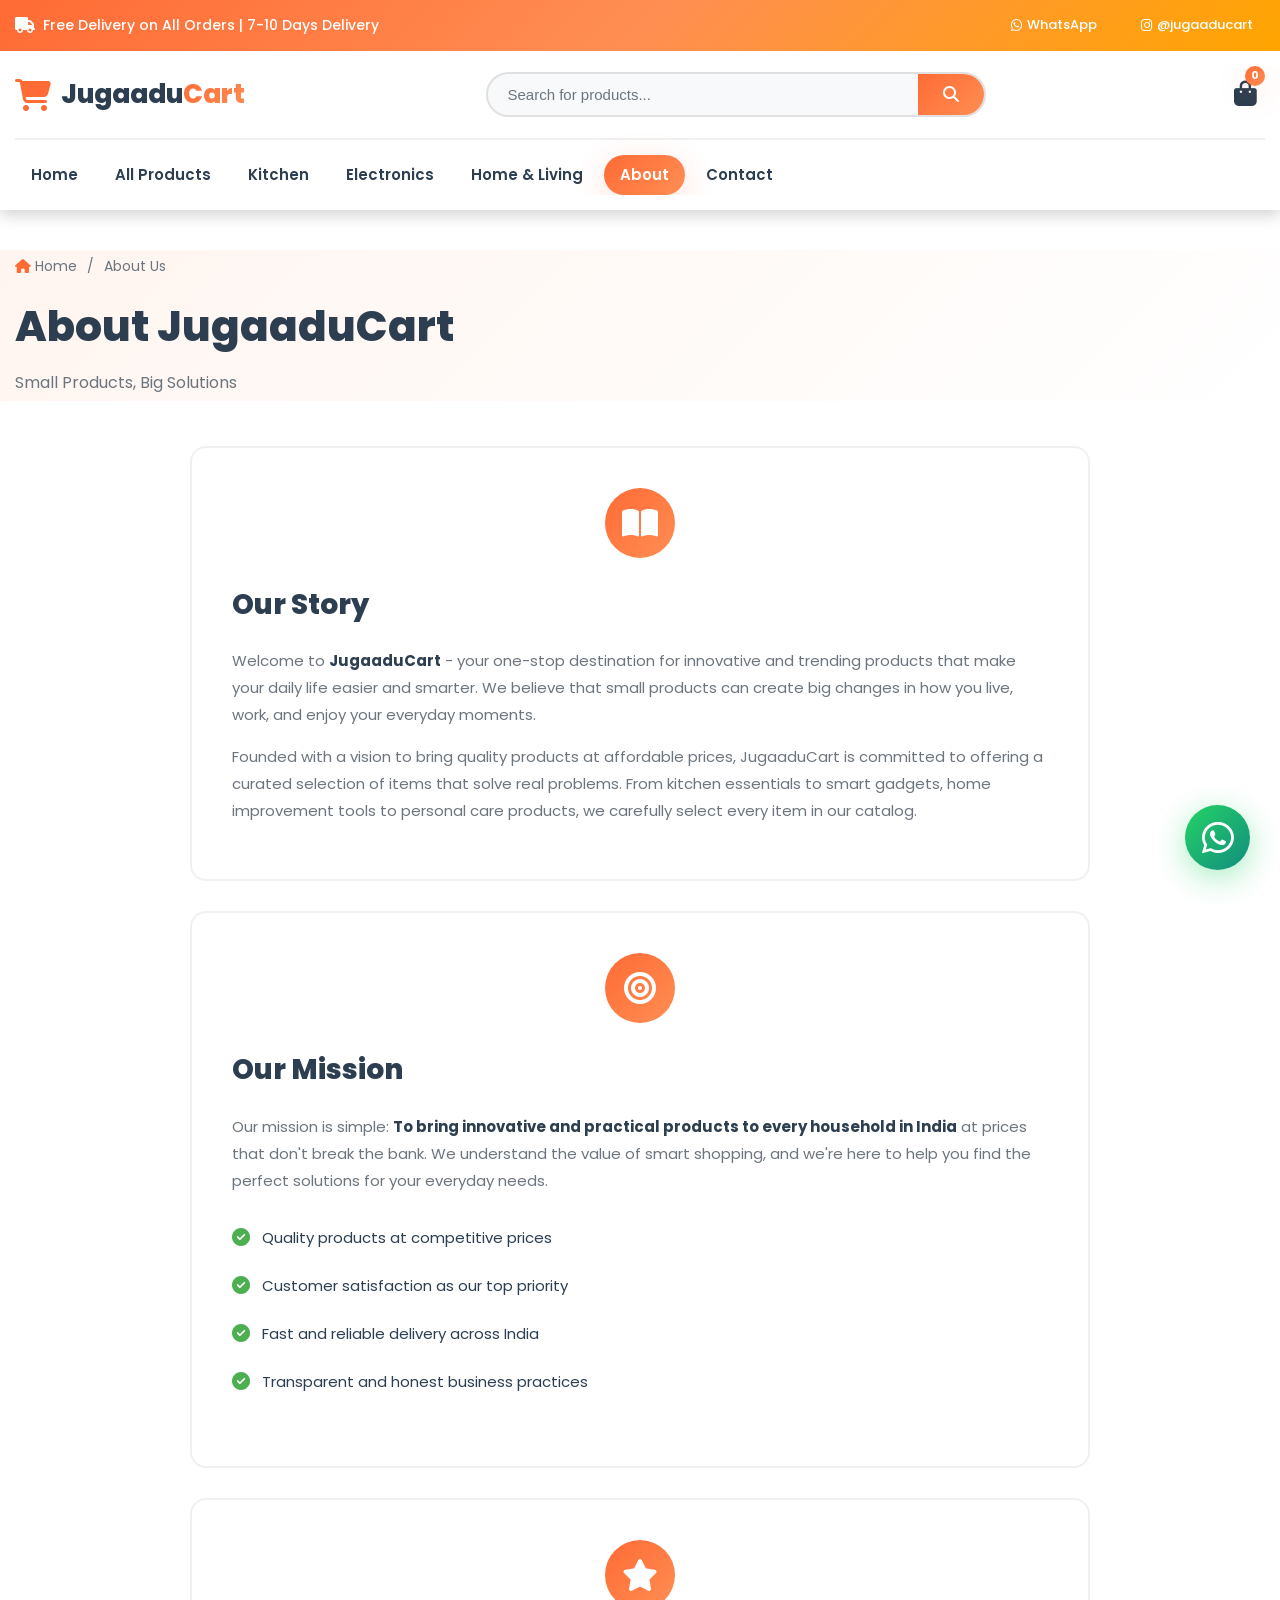
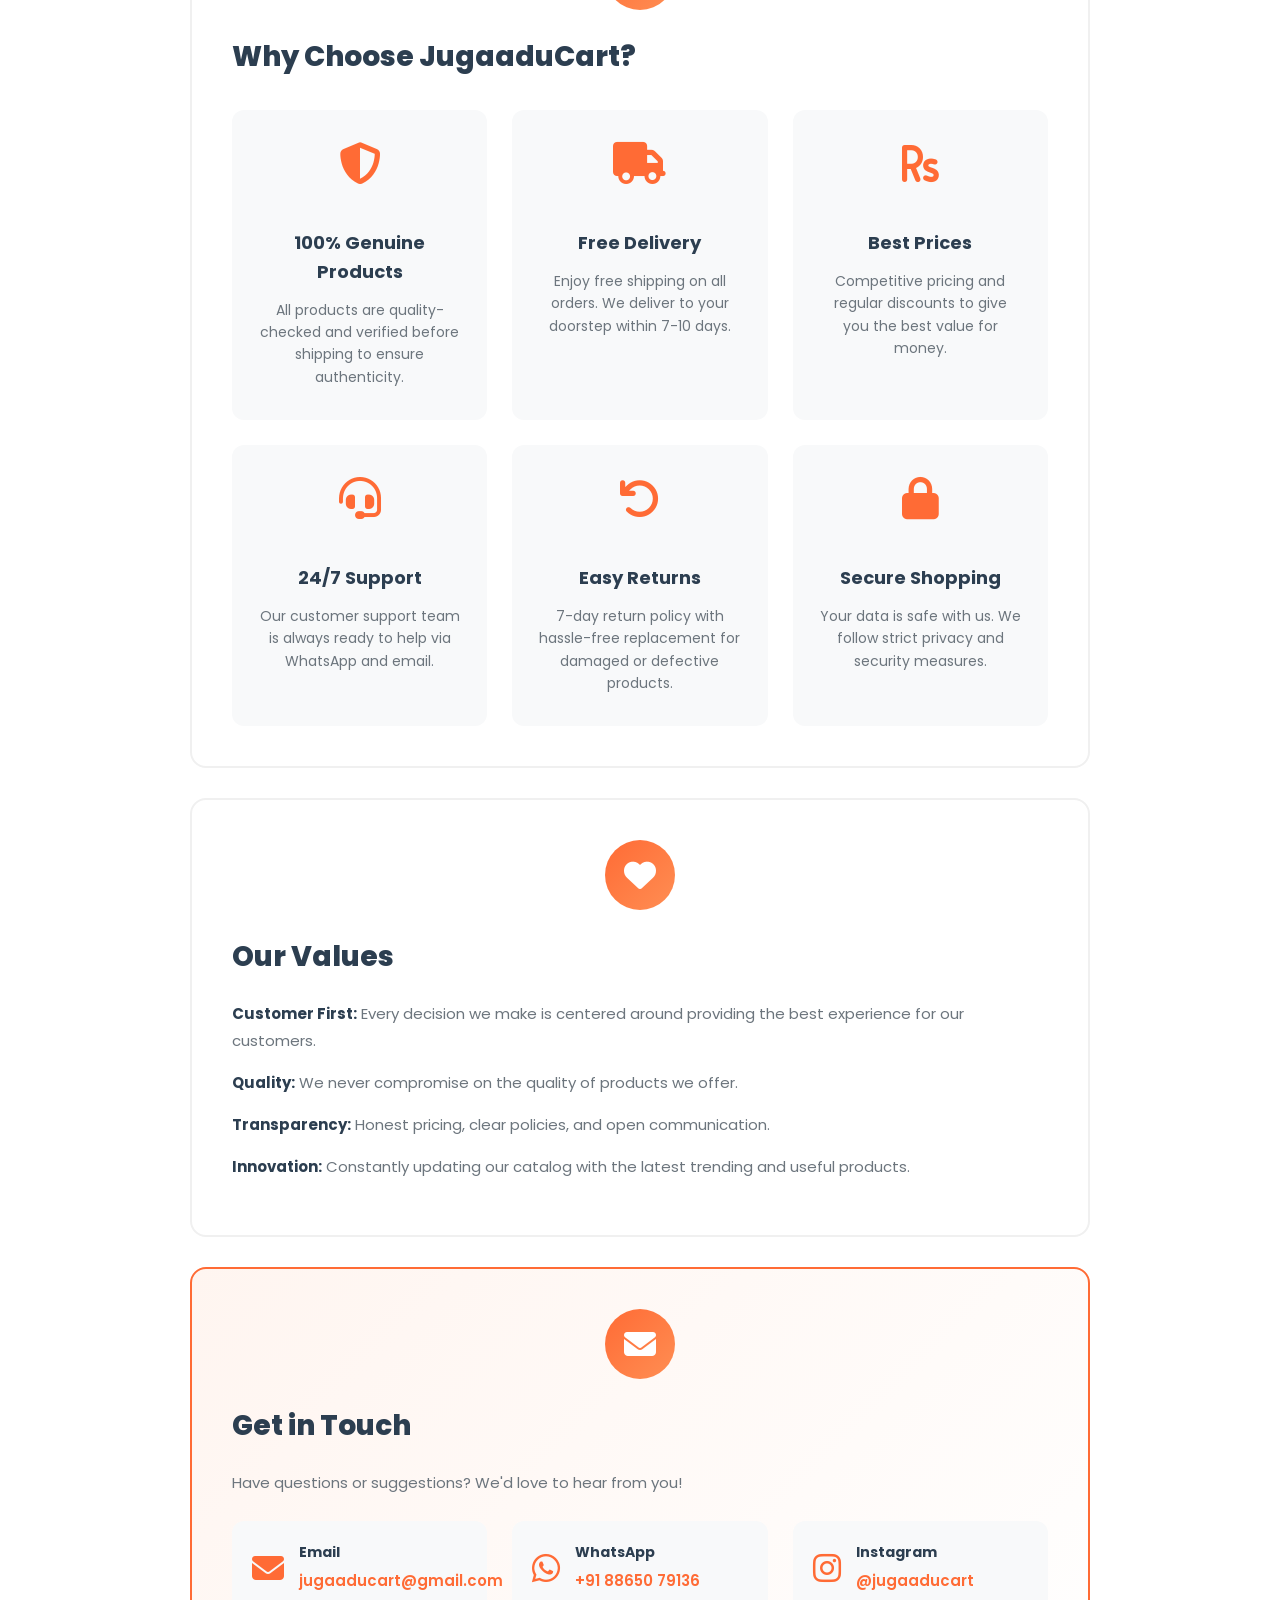
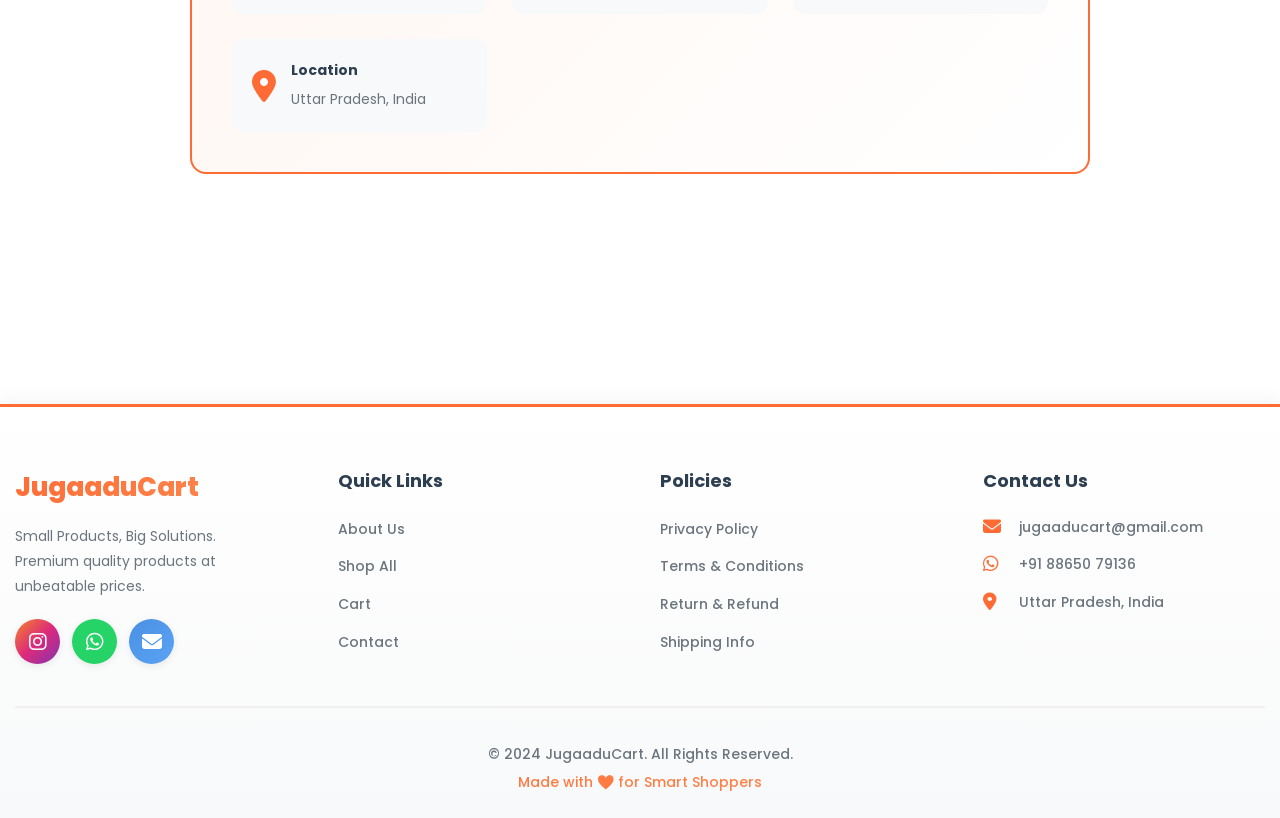
<file: about.html>
<!DOCTYPE html>
<html lang="hi">
<head>
    <meta charset="UTF-8">
    <meta name="viewport" content="width=device-width, initial-scale=1.0">
    <meta name="description" content="About JugaaduCart - Your trusted online shopping destination for innovative products">
    
    <title>About Us - JugaaduCart</title>
    
    <!-- Favicon -->
    <link rel="icon" type="image/png" href="images/favicon.png">
    
    <!-- Google Fonts -->
    <link rel="preconnect" href="https://fonts.googleapis.com">
    <link rel="preconnect" href="https://fonts.gstatic.com" crossorigin>
    <link href="https://fonts.googleapis.com/css2?family=Poppins:wght@300;400;500;600;700;800&display=swap" rel="stylesheet">
    
    <!-- Font Awesome Icons -->
    <link rel="stylesheet" href="https://cdnjs.cloudflare.com/ajax/libs/font-awesome/6.4.0/css/all.min.css">
    
    <!-- Custom CSS -->
    <link rel="stylesheet" href="css/style.css">
    <link rel="stylesheet" href="css/responsive.css">
</head>
<body>
    
    <!-- Header -->
    <header class="header" id="header">
        <!-- Top Bar -->
        <div class="top-bar">
            <div class="container">
                <div class="top-bar-content">
                    <div class="top-left">
                        <i class="fas fa-truck"></i>
                        <span>Free Delivery on All Orders | 7-10 Days Delivery</span>
                    </div>
                    <div class="top-right">
                        <a href="https://wa.me/918865079136" target="_blank" class="top-link">
                            <i class="fab fa-whatsapp"></i> WhatsApp
                        </a>
                        <a href="https://instagram.com/jugaaducart" target="_blank" class="top-link">
                            <i class="fab fa-instagram"></i> @jugaaducart
                        </a>
                    </div>
                </div>
            </div>
        </div>

        <!-- Main Navigation -->
        <nav class="navbar">
            <div class="container">
                <div class="nav-wrapper">
                    <!-- Logo -->
                    <div class="logo">
                        <a href="index.html">
                            <i class="fas fa-shopping-cart"></i>
                            <span class="logo-text">Jugaadu<span class="highlight">Cart</span></span>
                        </a>
                    </div>

                    <!-- Search Bar -->
                    <div class="search-bar">
                        <input type="text" id="searchInput" placeholder="Search for products...">
                        <button class="search-btn">
                            <i class="fas fa-search"></i>
                        </button>
                    </div>

                    <!-- Nav Icons -->
                    <div class="nav-icons">
                        <a href="cart.html" class="nav-icon cart-icon">
                            <i class="fas fa-shopping-bag"></i>
                            <span class="cart-count" id="cartCount">0</span>
                        </a>
                        <button class="mobile-menu-btn" id="mobileMenuBtn">
                            <i class="fas fa-bars"></i>
                        </button>
                    </div>
                </div>

                <!-- Navigation Links -->
                <div class="nav-links" id="navLinks">
                    <a href="index.html" class="nav-link">Home</a>
                    <a href="products.html" class="nav-link">All Products</a>
                    <a href="products.html?category=kitchen" class="nav-link">Kitchen</a>
                    <a href="products.html?category=electronics" class="nav-link">Electronics</a>
                    <a href="products.html?category=home" class="nav-link">Home & Living</a>
                    <a href="about.html" class="nav-link active">About</a>
                    <a href="#contact" class="nav-link">Contact</a>
                </div>
            </div>
        </nav>
    </header>

    <!-- Main Content -->
    <main class="main-content">

        <!-- Page Header -->
        <section class="page-header">
            <div class="container">
                <div class="breadcrumb">
                    <a href="index.html"><i class="fas fa-home"></i> Home</a>
                    <span>/</span>
                    <span>About Us</span>
                </div>
                <h1 class="page-title">About JugaaduCart</h1>
                <p class="page-subtitle">Small Products, Big Solutions</p>
            </div>
        </section>

        <!-- About Section -->
        <section class="policy-section">
            <div class="container">
                <div class="policy-content">
                    
                    <!-- Our Story -->
                    <div class="content-block">
                        <div class="block-icon">
                            <i class="fas fa-book-open"></i>
                        </div>
                        <h2>Our Story</h2>
                        <p>
                            Welcome to <strong>JugaaduCart</strong> - your one-stop destination for innovative and trending products that make your daily life easier and smarter. We believe that small products can create big changes in how you live, work, and enjoy your everyday moments.
                        </p>
                        <p>
                            Founded with a vision to bring quality products at affordable prices, JugaaduCart is committed to offering a curated selection of items that solve real problems. From kitchen essentials to smart gadgets, home improvement tools to personal care products, we carefully select every item in our catalog.
                        </p>
                    </div>

                    <!-- Our Mission -->
                    <div class="content-block">
                        <div class="block-icon">
                            <i class="fas fa-bullseye"></i>
                        </div>
                        <h2>Our Mission</h2>
                        <p>
                            Our mission is simple: <strong>To bring innovative and practical products to every household in India</strong> at prices that don't break the bank. We understand the value of smart shopping, and we're here to help you find the perfect solutions for your everyday needs.
                        </p>
                        <ul class="check-list">
                            <li><i class="fas fa-check-circle"></i> Quality products at competitive prices</li>
                            <li><i class="fas fa-check-circle"></i> Customer satisfaction as our top priority</li>
                            <li><i class="fas fa-check-circle"></i> Fast and reliable delivery across India</li>
                            <li><i class="fas fa-check-circle"></i> Transparent and honest business practices</li>
                        </ul>
                    </div>

                    <!-- Why Choose Us -->
                    <div class="content-block">
                        <div class="block-icon">
                            <i class="fas fa-star"></i>
                        </div>
                        <h2>Why Choose JugaaduCart?</h2>
                        
                        <div class="features-grid-about">
                            <div class="feature-box-about">
                                <i class="fas fa-shield-alt"></i>
                                <h3>100% Genuine Products</h3>
                                <p>All products are quality-checked and verified before shipping to ensure authenticity.</p>
                            </div>
                            
                            <div class="feature-box-about">
                                <i class="fas fa-truck"></i>
                                <h3>Free Delivery</h3>
                                <p>Enjoy free shipping on all orders. We deliver to your doorstep within 7-10 days.</p>
                            </div>
                            
                            <div class="feature-box-about">
                                <i class="fas fa-rupee-sign"></i>
                                <h3>Best Prices</h3>
                                <p>Competitive pricing and regular discounts to give you the best value for money.</p>
                            </div>
                            
                            <div class="feature-box-about">
                                <i class="fas fa-headset"></i>
                                <h3>24/7 Support</h3>
                                <p>Our customer support team is always ready to help via WhatsApp and email.</p>
                            </div>
                            
                            <div class="feature-box-about">
                                <i class="fas fa-undo"></i>
                                <h3>Easy Returns</h3>
                                <p>7-day return policy with hassle-free replacement for damaged or defective products.</p>
                            </div>
                            
                            <div class="feature-box-about">
                                <i class="fas fa-lock"></i>
                                <h3>Secure Shopping</h3>
                                <p>Your data is safe with us. We follow strict privacy and security measures.</p>
                            </div>
                        </div>
                    </div>

                    <!-- Our Values -->
                    <div class="content-block">
                        <div class="block-icon">
                            <i class="fas fa-heart"></i>
                        </div>
                        <h2>Our Values</h2>
                        <p><strong>Customer First:</strong> Every decision we make is centered around providing the best experience for our customers.</p>
                        <p><strong>Quality:</strong> We never compromise on the quality of products we offer.</p>
                        <p><strong>Transparency:</strong> Honest pricing, clear policies, and open communication.</p>
                        <p><strong>Innovation:</strong> Constantly updating our catalog with the latest trending and useful products.</p>
                    </div>

                    <!-- Contact Info -->
                    <div class="content-block highlight-block">
                        <div class="block-icon">
                            <i class="fas fa-envelope"></i>
                        </div>
                        <h2>Get in Touch</h2>
                        <p>Have questions or suggestions? We'd love to hear from you!</p>
                        
                        <div class="contact-info-grid">
                            <div class="contact-item">
                                <i class="fas fa-envelope"></i>
                                <div>
                                    <strong>Email</strong>
                                    <a href="mailto:jugaaducart@gmail.com">jugaaducart@gmail.com</a>
                                </div>
                            </div>
                            
                            <div class="contact-item">
                                <i class="fab fa-whatsapp"></i>
                                <div>
                                    <strong>WhatsApp</strong>
                                    <a href="https://wa.me/918865079136" target="_blank">+91 88650 79136</a>
                                </div>
                            </div>
                            
                            <div class="contact-item">
                                <i class="fab fa-instagram"></i>
                                <div>
                                    <strong>Instagram</strong>
                                    <a href="https://instagram.com/jugaaducart" target="_blank">@jugaaducart</a>
                                </div>
                            </div>
                            
                            <div class="contact-item">
                                <i class="fas fa-map-marker-alt"></i>
                                <div>
                                    <strong>Location</strong>
                                    <span>Uttar Pradesh, India</span>
                                </div>
                            </div>
                        </div>
                    </div>

                </div>
            </div>
        </section>

    </main>

    <!-- Footer -->
    <footer class="footer">
        <div class="container">
            <div class="footer-content">
                
                <!-- Column 1: About -->
                <div class="footer-col">
                    <h3>JugaaduCart</h3>
                    <p class="footer-desc">
                        Small Products, Big Solutions.<br>
                        Premium quality products at unbeatable prices.
                    </p>
                    <div class="social-links">
                        <a href="https://instagram.com/jugaaducart" target="_blank" class="social-icon">
                            <i class="fab fa-instagram"></i>
                        </a>
                        <a href="https://wa.me/918865079136" target="_blank" class="social-icon">
                            <i class="fab fa-whatsapp"></i>
                        </a>
                        <a href="mailto:jugaaducart@gmail.com" class="social-icon">
                            <i class="fas fa-envelope"></i>
                        </a>
                    </div>
                </div>

                <!-- Column 2: Quick Links -->
                <div class="footer-col">
                    <h4>Quick Links</h4>
                    <ul class="footer-links">
                        <li><a href="about.html">About Us</a></li>
                        <li><a href="products.html">Shop All</a></li>
                        <li><a href="cart.html">Cart</a></li>
                        <li><a href="#contact">Contact</a></li>
                    </ul>
                </div>

                <!-- Column 3: Policies -->
                <div class="footer-col">
                    <h4>Policies</h4>
                    <ul class="footer-links">
                        <li><a href="privacy.html">Privacy Policy</a></li>
                        <li><a href="terms.html">Terms & Conditions</a></li>
                        <li><a href="refund.html">Return & Refund</a></li>
                        <li><a href="#shipping">Shipping Info</a></li>
                    </ul>
                </div>

                <!-- Column 4: Contact -->
                <div class="footer-col">
                    <h4>Contact Us</h4>
                    <ul class="footer-contact">
                        <li>
                            <i class="fas fa-envelope"></i>
                            <a href="mailto:jugaaducart@gmail.com">jugaaducart@gmail.com</a>
                        </li>
                        <li>
                            <i class="fab fa-whatsapp"></i>
                            <a href="https://wa.me/918865079136">+91 88650 79136</a>
                        </li>
                        <li>
                            <i class="fas fa-map-marker-alt"></i>
                            <span>Uttar Pradesh, India</span>
                        </li>
                    </ul>
                </div>

            </div>

            <!-- Footer Bottom -->
            <div class="footer-bottom">
                <p>&copy; 2024 JugaaduCart. All Rights Reserved.</p>
                <p class="footer-credit">Made with ❤️ for Smart Shoppers</p>
            </div>
        </div>
    </footer>

    <!-- WhatsApp Floating Button -->
    <a href="https://wa.me/918865079136?text=Hi%20JugaaduCart,%20I%20want%20to%20know%20about%20products" 
       class="whatsapp-float" target="_blank" title="Chat on WhatsApp">
        <i class="fab fa-whatsapp"></i>
    </a>

    <!-- Scroll to Top Button -->
    <button class="scroll-top" id="scrollTop">
        <i class="fas fa-arrow-up"></i>
    </button>

    <!-- Custom JS -->
    <script src="js/main.js"></script>
</body>
</html>
</file>
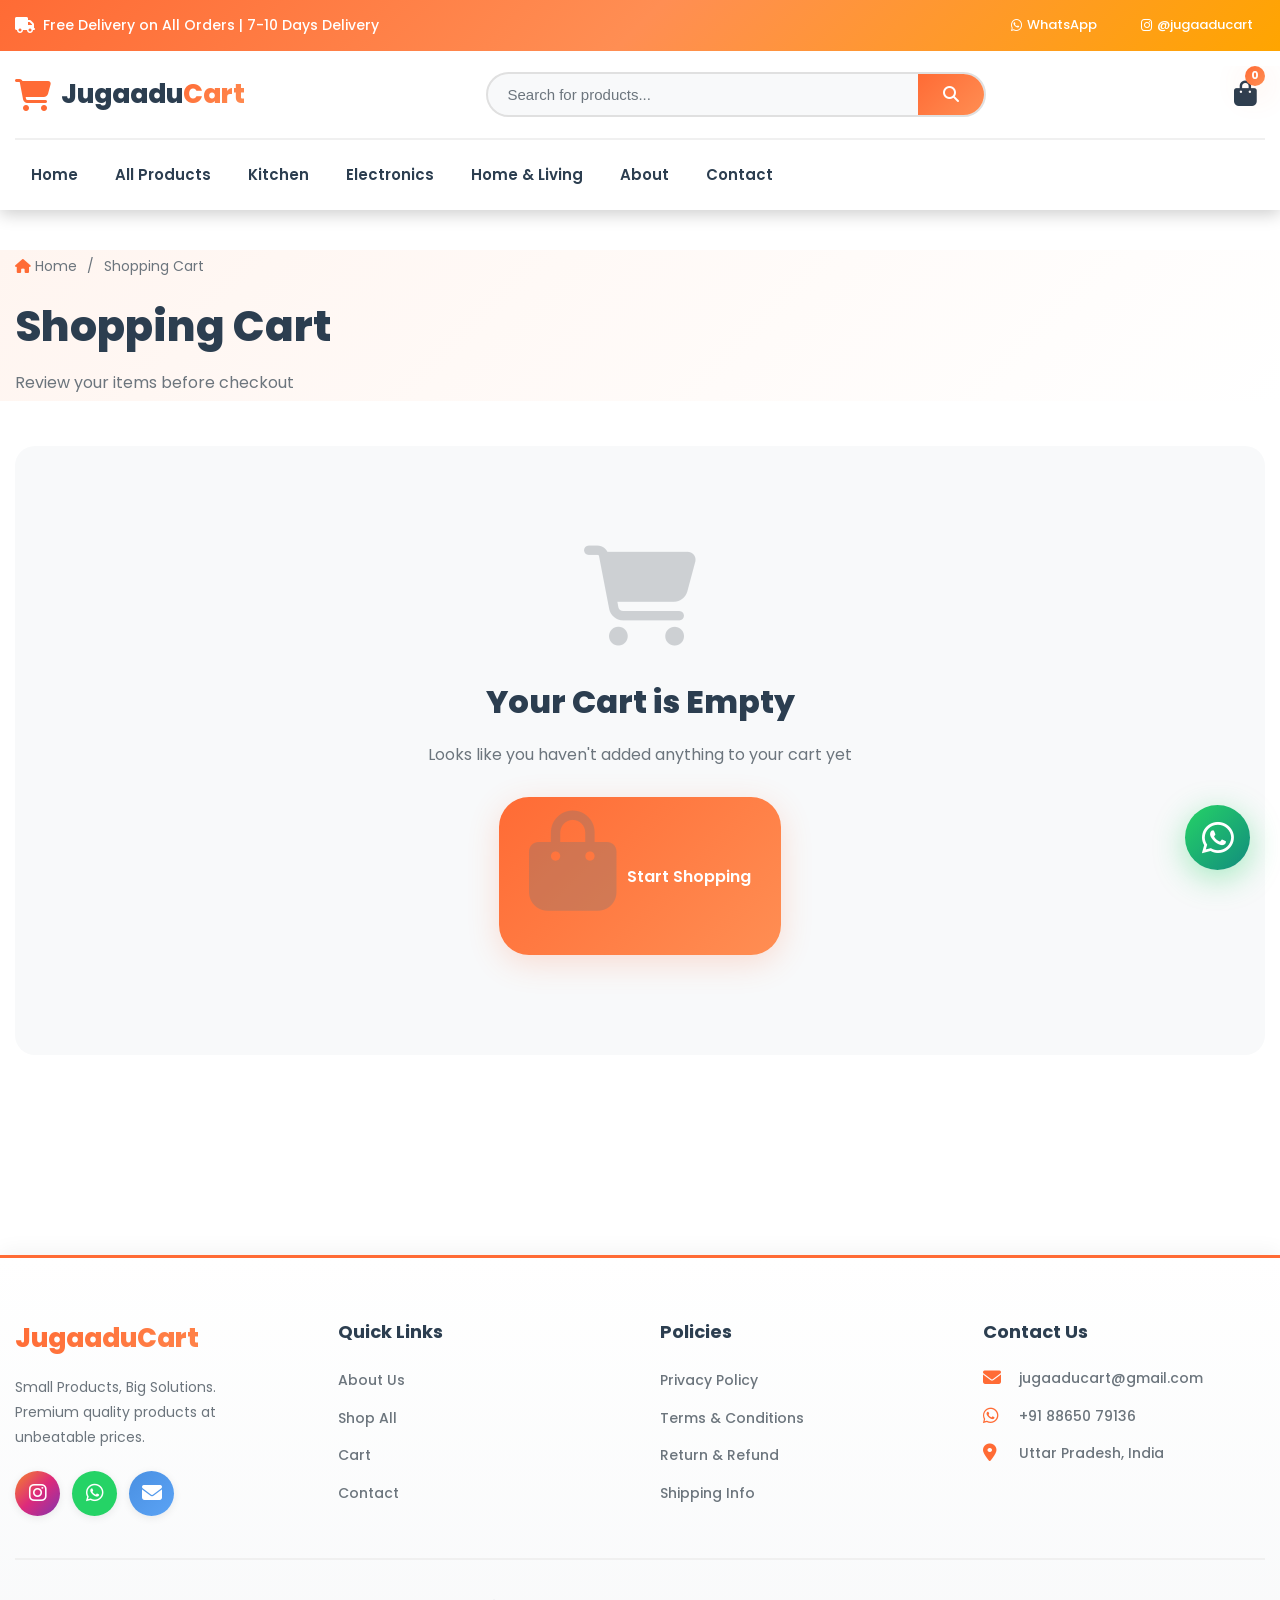
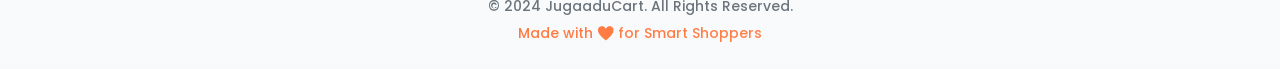
<file: cart.html>
<!DOCTYPE html>
<html lang="hi">
<head>
    <meta charset="UTF-8">
    <meta name="viewport" content="width=device-width, initial-scale=1.0">
    <meta name="description" content="Shopping Cart - JugaaduCart">
    
    <title>Shopping Cart - JugaaduCart</title>
    
    <!-- Favicon -->
    <link rel="icon" type="image/png" href="images/favicon.png">
    
    <!-- Google Fonts -->
    <link rel="preconnect" href="https://fonts.googleapis.com">
    <link rel="preconnect" href="https://fonts.gstatic.com" crossorigin>
    <link href="https://fonts.googleapis.com/css2?family=Poppins:wght@300;400;500;600;700;800&display=swap" rel="stylesheet">
    
    <!-- Font Awesome Icons -->
    <link rel="stylesheet" href="https://cdnjs.cloudflare.com/ajax/libs/font-awesome/6.4.0/css/all.min.css">
    
    <!-- Custom CSS -->
    <link rel="stylesheet" href="css/style.css">
    <link rel="stylesheet" href="css/responsive.css">
</head>
<body>
    
    <!-- Header -->
    <header class="header" id="header">
        <!-- Top Bar -->
        <div class="top-bar">
            <div class="container">
                <div class="top-bar-content">
                    <div class="top-left">
                        <i class="fas fa-truck"></i>
                        <span>Free Delivery on All Orders | 7-10 Days Delivery</span>
                    </div>
                    <div class="top-right">
                        <a href="https://wa.me/918865079136" target="_blank" class="top-link">
                            <i class="fab fa-whatsapp"></i> WhatsApp
                        </a>
                        <a href="https://instagram.com/jugaaducart" target="_blank" class="top-link">
                            <i class="fab fa-instagram"></i> @jugaaducart
                        </a>
                    </div>
                </div>
            </div>
        </div>

        <!-- Main Navigation -->
        <nav class="navbar">
            <div class="container">
                <div class="nav-wrapper">
                    <!-- Logo -->
                    <div class="logo">
                        <a href="index.html">
                            <i class="fas fa-shopping-cart"></i>
                            <span class="logo-text">Jugaadu<span class="highlight">Cart</span></span>
                        </a>
                    </div>

                    <!-- Search Bar -->
                    <div class="search-bar">
                        <input type="text" id="searchInput" placeholder="Search for products...">
                        <button class="search-btn">
                            <i class="fas fa-search"></i>
                        </button>
                    </div>

                    <!-- Nav Icons -->
                    <div class="nav-icons">
                        <a href="cart.html" class="nav-icon cart-icon">
                            <i class="fas fa-shopping-bag"></i>
                            <span class="cart-count" id="cartCount">0</span>
                        </a>
                        <button class="mobile-menu-btn" id="mobileMenuBtn">
                            <i class="fas fa-bars"></i>
                        </button>
                    </div>
                </div>

                <!-- Navigation Links -->
                <div class="nav-links" id="navLinks">
                    <a href="index.html" class="nav-link">Home</a>
                    <a href="products.html" class="nav-link">All Products</a>
                    <a href="products.html?category=kitchen" class="nav-link">Kitchen</a>
                    <a href="products.html?category=electronics" class="nav-link">Electronics</a>
                    <a href="products.html?category=home" class="nav-link">Home & Living</a>
                    <a href="about.html" class="nav-link">About</a>
                    <a href="#contact" class="nav-link">Contact</a>
                </div>
            </div>
        </nav>
    </header>

    <!-- Main Content -->
    <main class="main-content">

        <!-- Page Header -->
        <section class="page-header">
            <div class="container">
                <div class="breadcrumb">
                    <a href="index.html"><i class="fas fa-home"></i> Home</a>
                    <span>/</span>
                    <span>Shopping Cart</span>
                </div>
                <h1 class="page-title">Shopping Cart</h1>
                <p class="page-subtitle">Review your items before checkout</p>
            </div>
        </section>

        <!-- Cart Section -->
        <section class="cart-section">
            <div class="container">
                <div class="cart-layout">
                    
                    <!-- Cart Items -->
                    <div class="cart-items-container">
                        <div class="cart-items" id="cartItems">
                            <!-- Cart items will be loaded here -->
                            <div class="loading">
                                <i class="fas fa-spinner fa-spin"></i> Loading cart...
                            </div>
                        </div>
                    </div>

                    <!-- Cart Summary -->
                    <div class="cart-summary-container">
                        <div class="cart-summary">
                            <h3 class="summary-title">Order Summary</h3>
                            
                            <div class="summary-row">
                                <span>Subtotal (<span id="itemCount">0</span> items)</span>
                                <span id="subtotal">₹0</span>
                            </div>
                            
                            <div class="summary-row">
                                <span>Shipping</span>
                                <span class="free-tag">FREE</span>
                            </div>
                            
                            <div class="summary-row cod-row">
                                <span>
                                    COD Prepaid
                                    <i class="fas fa-info-circle" title="₹30-50 prepaid for booking confirmation"></i>
                                </span>
                                <span id="codCharges">₹0</span>
                            </div>
                            
                            <div class="summary-divider"></div>
                            
                            <div class="summary-row total-row">
                                <span>Total</span>
                                <span id="totalAmount">₹0</span>
                            </div>
                            
                            <div class="summary-savings" id="savingsInfo"></div>
                            
                            <button class="btn-checkout" id="checkoutBtn" onclick="proceedToCheckout()">
                                <i class="fas fa-lock"></i>
                                Proceed to Checkout
                            </button>
                            
                            <a href="products.html" class="btn-continue-shopping">
                                <i class="fas fa-arrow-left"></i>
                                Continue Shopping
                            </a>
                            
                            <!-- Trust Badges -->
                            <div class="trust-badges">
                                <div class="trust-item">
                                    <i class="fas fa-shield-alt"></i>
                                    <span>Secure Payment</span>
                                </div>
                                <div class="trust-item">
                                    <i class="fas fa-undo"></i>
                                    <span>Easy Returns</span>
                                </div>
                            </div>
                        </div>
                    </div>
                    
                </div>

                <!-- Empty Cart Message (Hidden by default) -->
                <div class="empty-cart" id="emptyCart" style="display: none;">
                    <i class="fas fa-shopping-cart"></i>
                    <h2>Your Cart is Empty</h2>
                    <p>Looks like you haven't added anything to your cart yet</p>
                    <a href="products.html" class="btn btn-primary">
                        <i class="fas fa-shopping-bag"></i>
                        Start Shopping
                    </a>
                </div>

            </div>
        </section>

    </main>

    <!-- Footer -->
    <footer class="footer">
        <div class="container">
            <div class="footer-content">
                
                <!-- Column 1: About -->
                <div class="footer-col">
                    <h3>JugaaduCart</h3>
                    <p class="footer-desc">
                        Small Products, Big Solutions.<br>
                        Premium quality products at unbeatable prices.
                    </p>
                    <div class="social-links">
                        <a href="https://instagram.com/jugaaducart" target="_blank" class="social-icon">
                            <i class="fab fa-instagram"></i>
                        </a>
                        <a href="https://wa.me/918865079136" target="_blank" class="social-icon">
                            <i class="fab fa-whatsapp"></i>
                        </a>
                        <a href="mailto:jugaaducart@gmail.com" class="social-icon">
                            <i class="fas fa-envelope"></i>
                        </a>
                    </div>
                </div>

                <!-- Column 2: Quick Links -->
                <div class="footer-col">
                    <h4>Quick Links</h4>
                    <ul class="footer-links">
                        <li><a href="about.html">About Us</a></li>
                        <li><a href="products.html">Shop All</a></li>
                        <li><a href="cart.html">Cart</a></li>
                        <li><a href="#contact">Contact</a></li>
                    </ul>
                </div>

                <!-- Column 3: Policies -->
                <div class="footer-col">
                    <h4>Policies</h4>
                    <ul class="footer-links">
                        <li><a href="privacy.html">Privacy Policy</a></li>
                        <li><a href="terms.html">Terms & Conditions</a></li>
                        <li><a href="refund.html">Return & Refund</a></li>
                        <li><a href="#shipping">Shipping Info</a></li>
                    </ul>
                </div>

                <!-- Column 4: Contact -->
                <div class="footer-col">
                    <h4>Contact Us</h4>
                    <ul class="footer-contact">
                        <li>
                            <i class="fas fa-envelope"></i>
                            <a href="mailto:jugaaducart@gmail.com">jugaaducart@gmail.com</a>
                        </li>
                        <li>
                            <i class="fab fa-whatsapp"></i>
                            <a href="https://wa.me/918865079136">+91 88650 79136</a>
                        </li>
                        <li>
                            <i class="fas fa-map-marker-alt"></i>
                            <span>Uttar Pradesh, India</span>
                        </li>
                    </ul>
                </div>

            </div>

            <!-- Footer Bottom -->
            <div class="footer-bottom">
                <p>&copy; 2024 JugaaduCart. All Rights Reserved.</p>
                <p class="footer-credit">Made with ❤️ for Smart Shoppers</p>
            </div>
        </div>
    </footer>

    <!-- WhatsApp Floating Button -->
    <a href="https://wa.me/918865079136?text=Hi%20JugaaduCart,%20I%20want%20to%20know%20about%20products" 
       class="whatsapp-float" target="_blank" title="Chat on WhatsApp">
        <i class="fab fa-whatsapp"></i>
    </a>

    <!-- Scroll to Top Button -->
    <button class="scroll-top" id="scrollTop">
        <i class="fas fa-arrow-up"></i>
    </button>

    <!-- Custom JS -->
    <script src="js/cart.js"></script>
    <script src="js/main.js"></script>
</body>
</html>
</file>
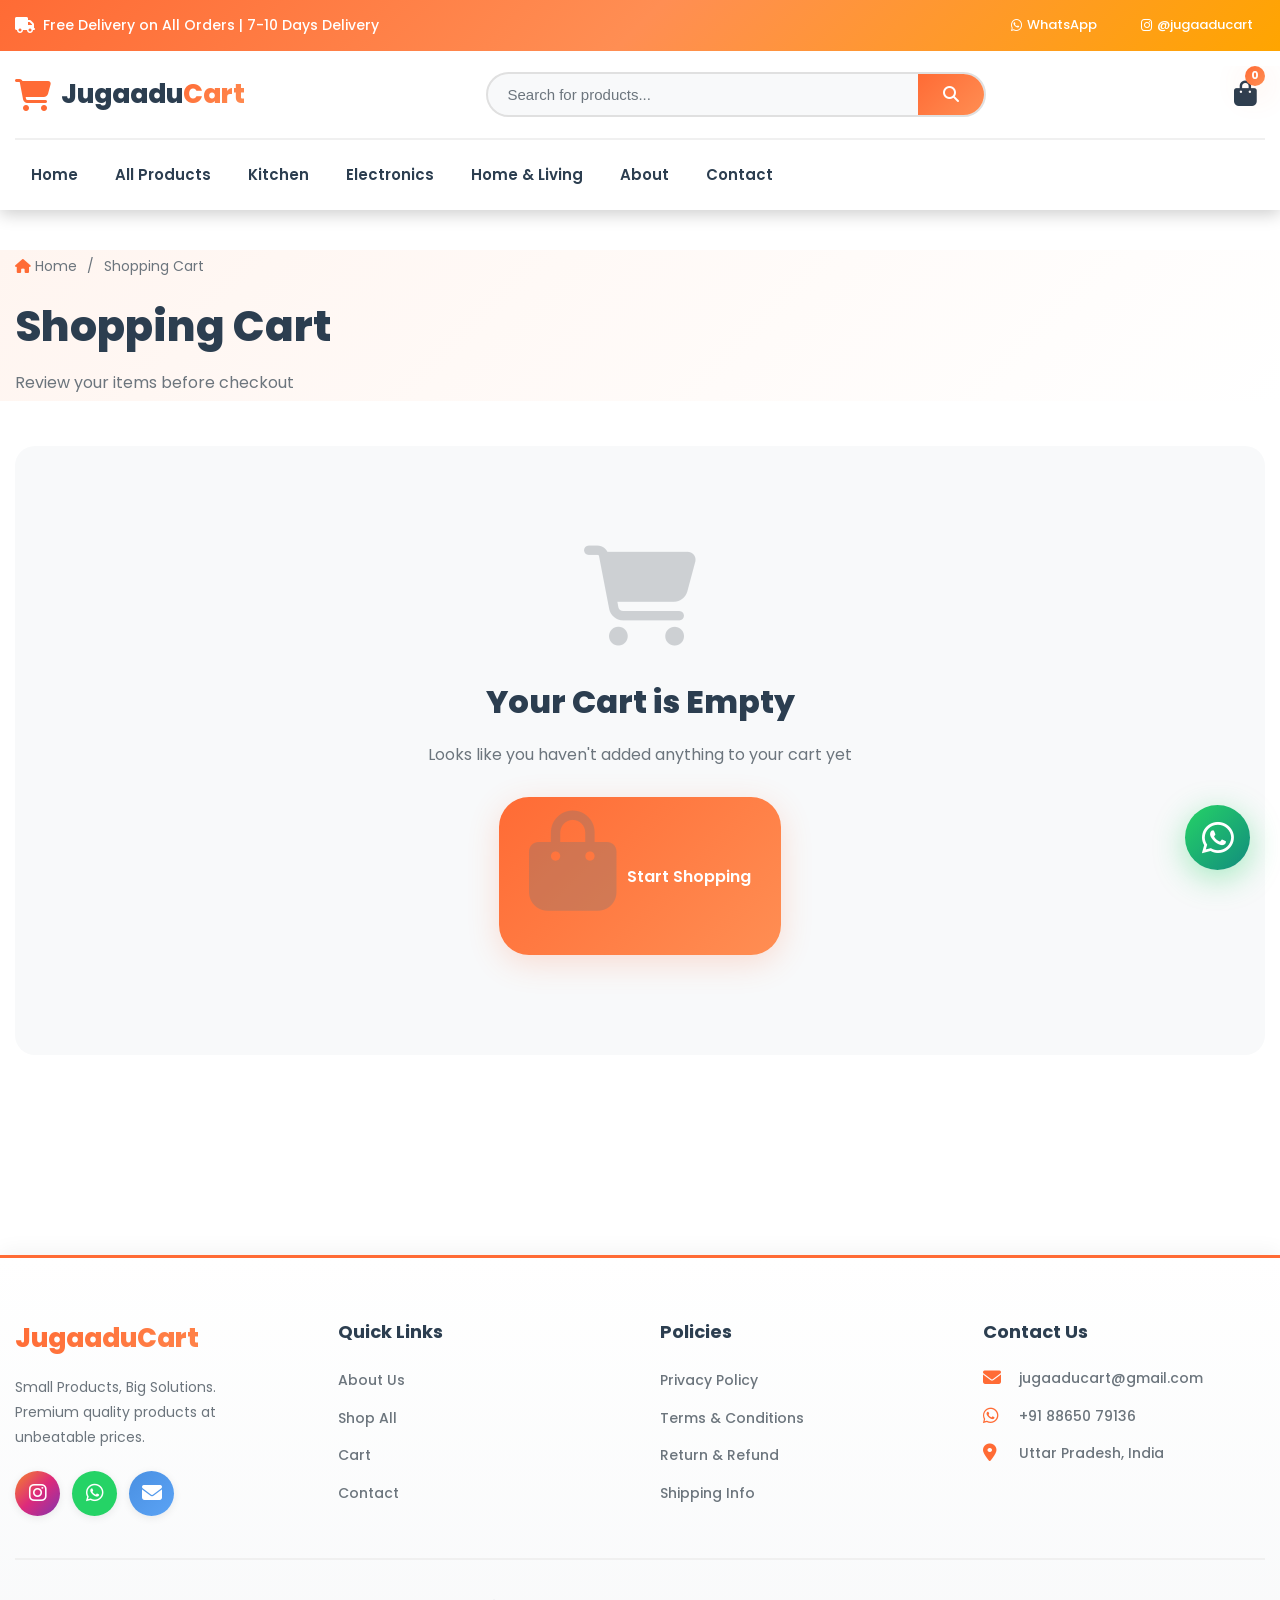
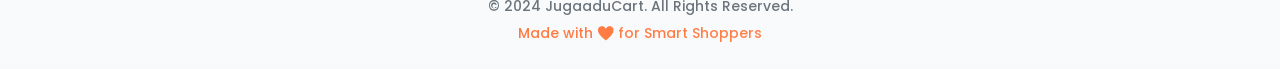
<file: checkout.html>
<!DOCTYPE html>
<html lang="hi">
<head>
    <meta charset="UTF-8">
    <meta name="viewport" content="width=device-width, initial-scale=1.0">
    <meta name="description" content="Checkout - JugaaduCart">
    
    <title>Checkout - JugaaduCart</title>
    
    <!-- Favicon -->
    <link rel="icon" type="image/png" href="images/favicon.png">
    
    <!-- Google Fonts -->
    <link rel="preconnect" href="https://fonts.googleapis.com">
    <link rel="preconnect" href="https://fonts.gstatic.com" crossorigin>
    <link href="https://fonts.googleapis.com/css2?family=Poppins:wght@300;400;500;600;700;800&display=swap" rel="stylesheet">
    
    <!-- Font Awesome Icons -->
    <link rel="stylesheet" href="https://cdnjs.cloudflare.com/ajax/libs/font-awesome/6.4.0/css/all.min.css">
    
    <!-- Custom CSS -->
    <link rel="stylesheet" href="css/style.css">
    <link rel="stylesheet" href="css/responsive.css">
</head>
<body>
    
    <!-- Header -->
    <header class="header" id="header">
        <!-- Top Bar -->
        <div class="top-bar">
            <div class="container">
                <div class="top-bar-content">
                    <div class="top-left">
                        <i class="fas fa-truck"></i>
                        <span>Free Delivery on All Orders | 7-10 Days Delivery</span>
                    </div>
                    <div class="top-right">
                        <a href="https://wa.me/918865079136" target="_blank" class="top-link">
                            <i class="fab fa-whatsapp"></i> WhatsApp
                        </a>
                        <a href="https://instagram.com/jugaaducart" target="_blank" class="top-link">
                            <i class="fab fa-instagram"></i> @jugaaducart
                        </a>
                    </div>
                </div>
            </div>
        </div>

        <!-- Main Navigation -->
        <nav class="navbar">
            <div class="container">
                <div class="nav-wrapper">
                    <!-- Logo -->
                    <div class="logo">
                        <a href="index.html">
                            <i class="fas fa-shopping-cart"></i>
                            <span class="logo-text">Jugaadu<span class="highlight">Cart</span></span>
                        </a>
                    </div>

                    <!-- Checkout Steps -->
                    <div class="checkout-steps">
                        <div class="step completed">
                            <i class="fas fa-shopping-cart"></i>
                            <span>Cart</span>
                        </div>
                        <div class="step-line"></div>
                        <div class="step active">
                            <i class="fas fa-info-circle"></i>
                            <span>Details</span>
                        </div>
                        <div class="step-line"></div>
                        <div class="step">
                            <i class="fas fa-check-circle"></i>
                            <span>Complete</span>
                        </div>
                    </div>

                    <!-- Nav Icons -->
                    <div class="nav-icons">
                        <a href="cart.html" class="nav-icon cart-icon">
                            <i class="fas fa-shopping-bag"></i>
                            <span class="cart-count" id="cartCount">0</span>
                        </a>
                    </div>
                </div>
            </div>
        </nav>
    </header>

    <!-- Main Content -->
    <main class="main-content">

        <!-- Page Header -->
        <section class="page-header">
            <div class="container">
                <div class="breadcrumb">
                    <a href="index.html"><i class="fas fa-home"></i> Home</a>
                    <span>/</span>
                    <a href="cart.html">Cart</a>
                    <span>/</span>
                    <span>Checkout</span>
                </div>
                <h1 class="page-title">Checkout</h1>
                <p class="page-subtitle">Complete your order details</p>
            </div>
        </section>

        <!-- Checkout Section -->
        <section class="checkout-section">
            <div class="container">
                <div class="checkout-layout">
                    
                    <!-- Checkout Form -->
                    <div class="checkout-form-container">
                        
                        <!-- Customer Details -->
                        <div class="form-section">
                            <h2 class="form-section-title">
                                <i class="fas fa-user"></i>
                                Customer Details
                            </h2>
                            
                            <form id="checkoutForm">
                                <div class="form-row">
                                    <div class="form-group">
                                        <label for="customerName">Full Name <span class="required">*</span></label>
                                        <input type="text" id="customerName" name="customerName" required placeholder="Enter your full name">
                                    </div>
                                    
                                    <div class="form-group">
                                        <label for="customerPhone">Phone Number <span class="required">*</span></label>
                                        <input type="tel" id="customerPhone" name="customerPhone" required placeholder="10-digit mobile number" pattern="[0-9]{10}" maxlength="10">
                                    </div>
                                </div>
                                
                                <div class="form-group">
                                    <label for="customerEmail">Email Address <span class="required">*</span></label>
                                    <input type="email" id="customerEmail" name="customerEmail" required placeholder="your@email.com">
                                </div>
                                
                                <div class="form-group">
                                    <label for="customerAddress">Complete Address <span class="required">*</span></label>
                                    <textarea id="customerAddress" name="customerAddress" required placeholder="House No, Street, Landmark" rows="3"></textarea>
                                </div>
                                
                                <div class="form-row">
                                    <div class="form-group">
                                        <label for="customerCity">City <span class="required">*</span></label>
                                        <input type="text" id="customerCity" name="customerCity" required placeholder="City">
                                    </div>
                                    
                                    <div class="form-group">
                                        <label for="customerState">State <span class="required">*</span></label>
                                        <input type="text" id="customerState" name="customerState" required placeholder="State" value="Uttar Pradesh">
                                    </div>
                                </div>
                                
                                <div class="form-row">
                                    <div class="form-group">
                                        <label for="customerPincode">Pincode <span class="required">*</span></label>
                                        <input type="text" id="customerPincode" name="customerPincode" required placeholder="6-digit pincode" pattern="[0-9]{6}" maxlength="6">
                                    </div>
                                    
                                    <div class="form-group">
                                        <label for="customerCountry">Country</label>
                                        <input type="text" id="customerCountry" name="customerCountry" value="India" readonly>
                                    </div>
                                </div>
                                
                                <div class="form-group">
                                    <label for="orderNotes">Order Notes (Optional)</label>
                                    <textarea id="orderNotes" name="orderNotes" placeholder="Any special instructions for delivery" rows="2"></textarea>
                                </div>
                            </form>
                        </div>
                        
                        <!-- Payment Method -->
                        <div class="form-section">
                            <h2 class="form-section-title">
                                <i class="fas fa-credit-card"></i>
                                Payment Method
                            </h2>
                            
                            <div class="payment-options">
                                <div class="payment-option active">
                                    <input type="radio" name="paymentMethod" id="codPayment" value="cod" checked>
                                    <label for="codPayment">
                                        <i class="fas fa-money-bill-wave"></i>
                                        <div>
                                            <strong>Cash on Delivery (COD)</strong>
                                            <p>Pay the full amount when your order arrives</p>
                                        </div>
                                    </label>
                                </div>
                            </div>
                        </div>
                        
                    </div>

                    <!-- Order Summary Sidebar -->
                    <div class="checkout-summary-container">
                        <div class="checkout-summary">
                            <h3 class="summary-title">Order Summary</h3>
                            
                            <!-- Order Items -->
                            <div class="summary-items" id="summaryItems">
                                <!-- Items will be loaded here -->
                            </div>
                            
                            <div class="summary-divider"></div>
                            
                            <!-- Price Breakdown -->
                            <div class="summary-row">
                                <span>Subtotal (<span id="summaryItemCount">0</span> items)</span>
                                <span id="summarySubtotal">₹0</span>
                            </div>
                            
                            <div class="summary-row">
                                <span>Shipping</span>
                                <span class="free-tag">FREE</span>
                            </div>
                            
                            <div class="summary-divider"></div>
                            
                            <div class="summary-row total-row">
                                <span>Total Amount</span>
                                <span id="summaryTotal">₹0</span>
                            </div>
                            
                            <!-- ✅ ONLY WHATSAPP BUTTON -->
                            <button class="btn-whatsapp-order" onclick="orderViaWhatsApp()">
                                <i class="fab fa-whatsapp"></i>
                                Complete Order via WhatsApp
                            </button>
                            
                            <a href="cart.html" class="btn-back-to-cart">
                                <i class="fas fa-arrow-left"></i>
                                Back to Cart
                            </a>
                            
                            <!-- Security Badge -->
                            <div class="security-badge">
                                <i class="fas fa-lock"></i>
                                <span>Secure Checkout</span>
                            </div>
                        </div>
                    </div>
                    
                </div>
            </div>
        </section>

    </main>

    <!-- Footer -->
    <footer class="footer">
        <div class="container">
            <div class="footer-bottom">
                <p>&copy; 2024 JugaaduCart. All Rights Reserved.</p>
            </div>
        </div>
    </footer>

    <!-- Loading Overlay -->
    <div class="loading-overlay" id="loadingOverlay">
        <div class="loading-spinner">
            <i class="fas fa-spinner fa-spin"></i>
            <p>Processing your order...</p>
        </div>
    </div>

    <!-- Custom JS -->
    <script src="js/checkout.js"></script>
    <script src="js/main.js"></script>
</body>
</html>
</file>
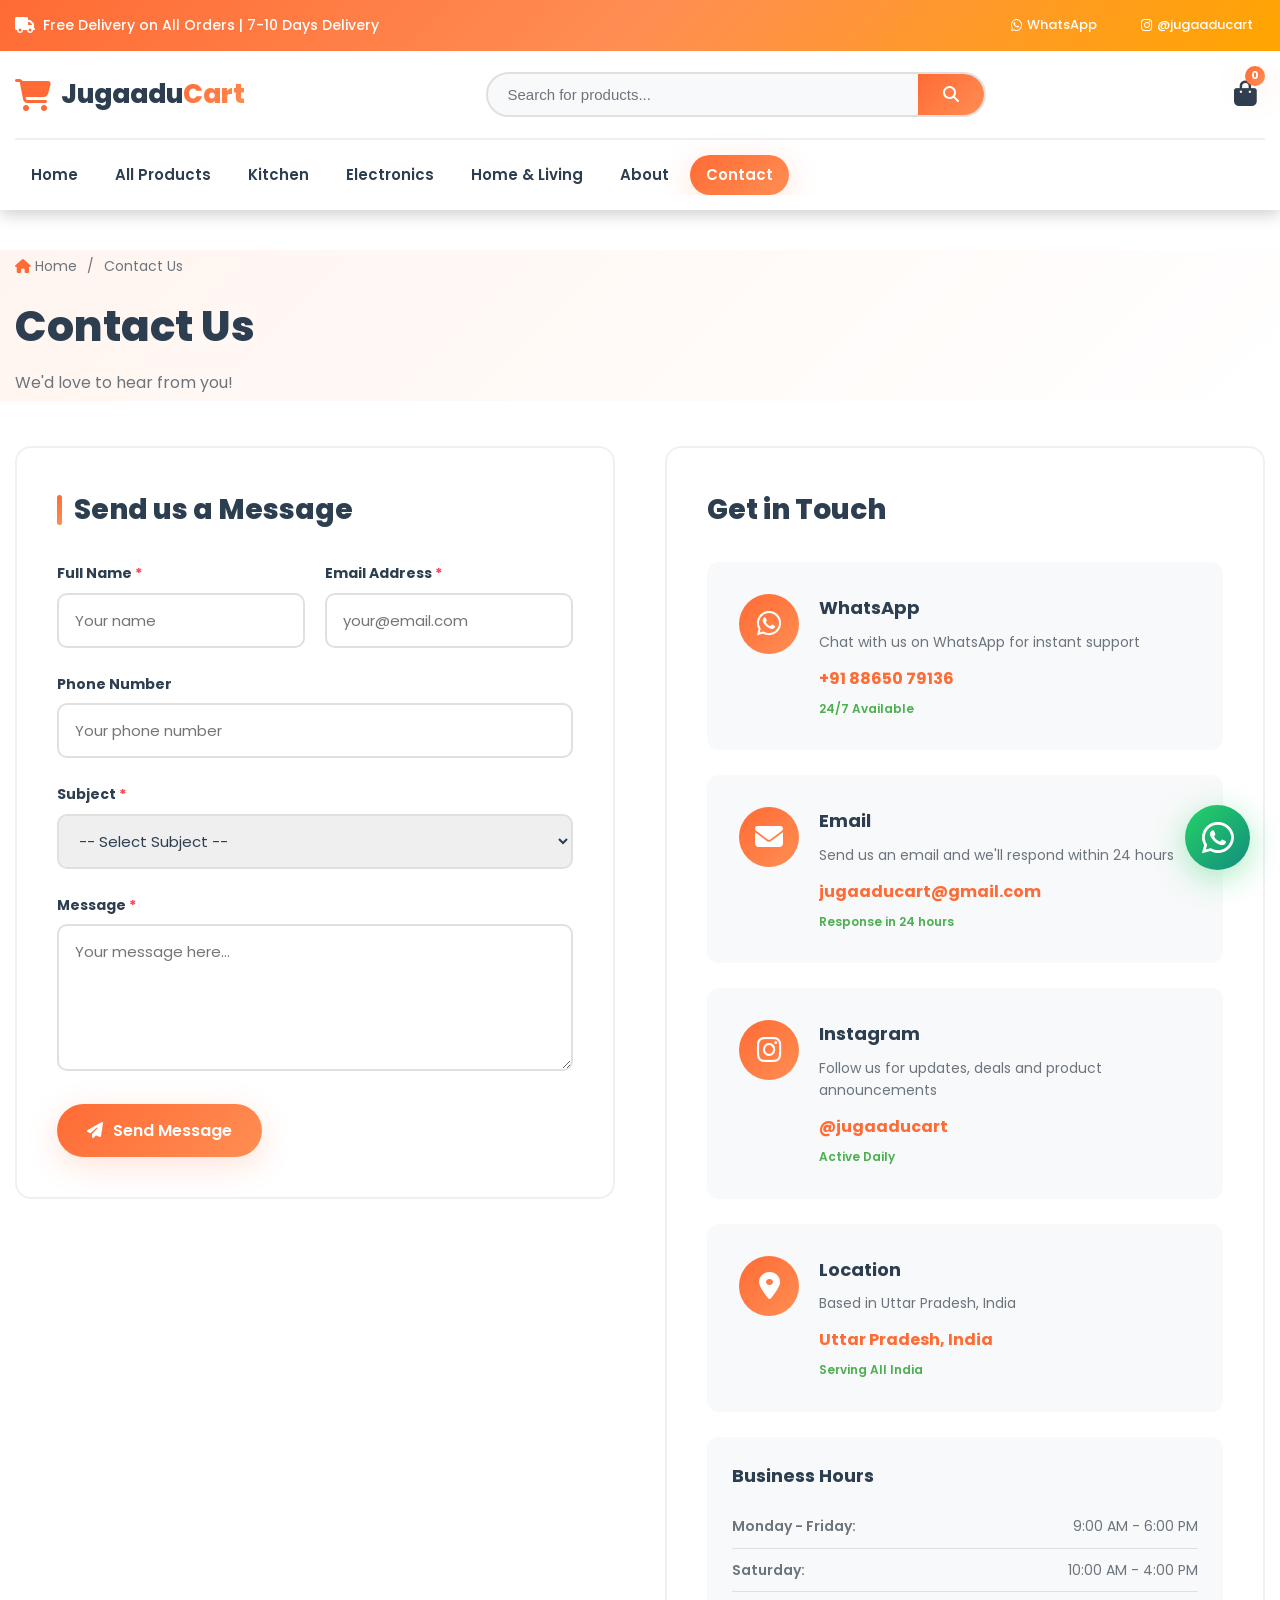
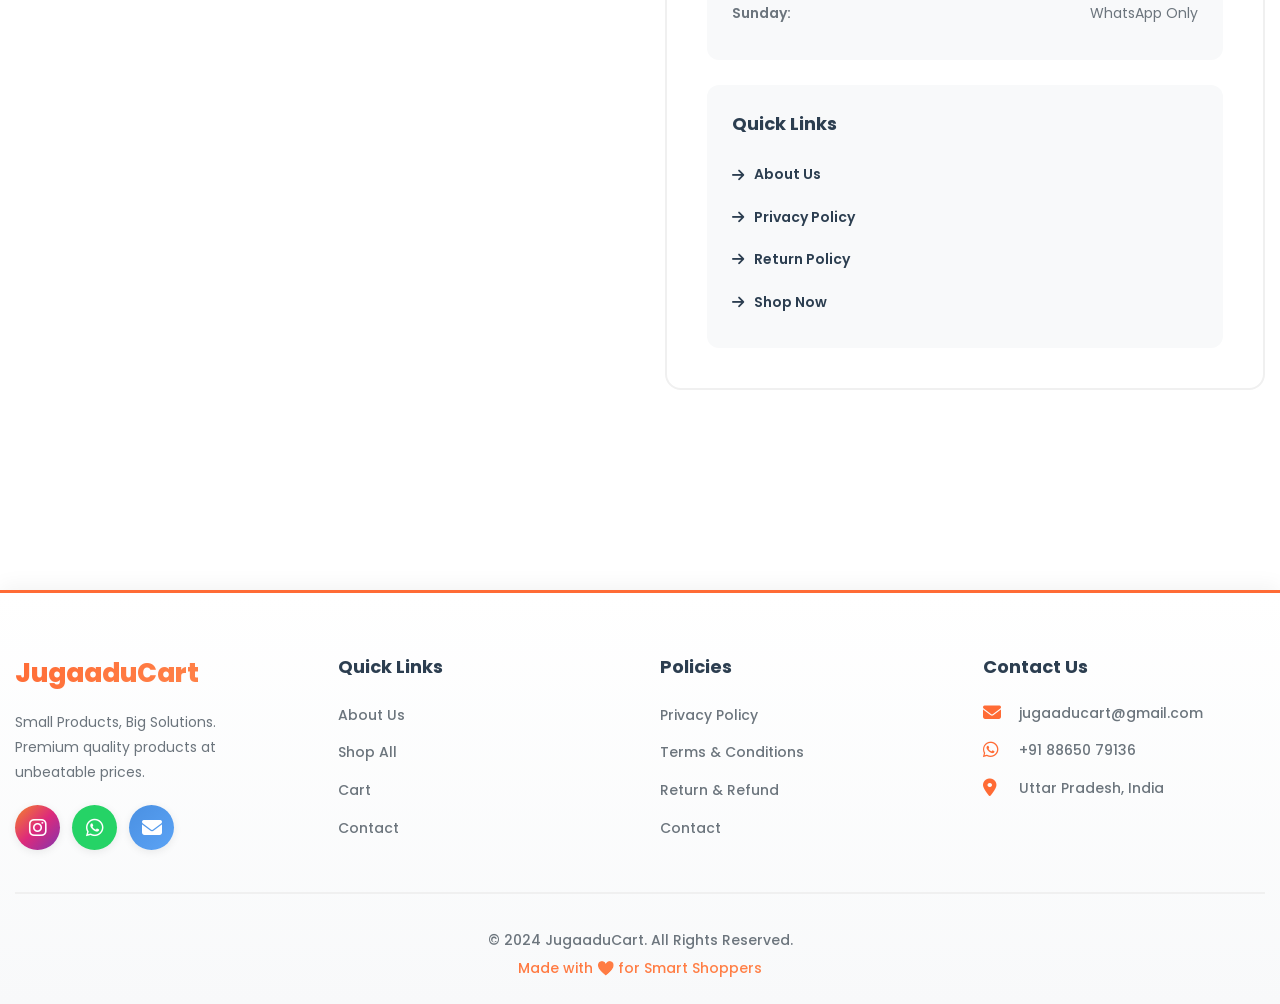
<file: contact.html>
<!DOCTYPE html>
<html lang="hi">
<head>
    <meta charset="UTF-8">
    <meta name="viewport" content="width=device-width, initial-scale=1.0">
    <meta name="description" content="Contact Us - JugaaduCart">
    
    <title>Contact Us - JugaaduCart</title>
    
    <!-- Favicon -->
    <link rel="icon" type="image/png" href="images/favicon.png">
    
    <!-- Google Fonts -->
    <link rel="preconnect" href="https://fonts.googleapis.com">
    <link rel="preconnect" href="https://fonts.gstatic.com" crossorigin>
    <link href="https://fonts.googleapis.com/css2?family=Poppins:wght@300;400;500;600;700;800&display=swap" rel="stylesheet">
    
    <!-- Font Awesome Icons -->
    <link rel="stylesheet" href="https://cdnjs.cloudflare.com/ajax/libs/font-awesome/6.4.0/css/all.min.css">
    
    <!-- Custom CSS -->
    <link rel="stylesheet" href="css/style.css">
    <link rel="stylesheet" href="css/responsive.css">
</head>
<body>
    
    <!-- Header -->
    <header class="header" id="header">
        <div class="top-bar">
            <div class="container">
                <div class="top-bar-content">
                    <div class="top-left">
                        <i class="fas fa-truck"></i>
                        <span>Free Delivery on All Orders | 7-10 Days Delivery</span>
                    </div>
                    <div class="top-right">
                        <a href="https://wa.me/918865079136" target="_blank" class="top-link">
                            <i class="fab fa-whatsapp"></i> WhatsApp
                        </a>
                        <a href="https://instagram.com/jugaaducart" target="_blank" class="top-link">
                            <i class="fab fa-instagram"></i> @jugaaducart
                        </a>
                    </div>
                </div>
            </div>
        </div>

        <nav class="navbar">
            <div class="container">
                <div class="nav-wrapper">
                    <div class="logo">
                        <a href="index.html">
                            <i class="fas fa-shopping-cart"></i>
                            <span class="logo-text">Jugaadu<span class="highlight">Cart</span></span>
                        </a>
                    </div>
                    <div class="search-bar">
                        <input type="text" id="searchInput" placeholder="Search for products...">
                        <button class="search-btn">
                            <i class="fas fa-search"></i>
                        </button>
                    </div>
                    <div class="nav-icons">
                        <a href="cart.html" class="nav-icon cart-icon">
                            <i class="fas fa-shopping-bag"></i>
                            <span class="cart-count" id="cartCount">0</span>
                        </a>
                        <button class="mobile-menu-btn" id="mobileMenuBtn">
                            <i class="fas fa-bars"></i>
                        </button>
                    </div>
                </div>
                <div class="nav-links" id="navLinks">
                    <a href="index.html" class="nav-link">Home</a>
                    <a href="products.html" class="nav-link">All Products</a>
                    <a href="products.html?category=kitchen" class="nav-link">Kitchen</a>
                    <a href="products.html?category=electronics" class="nav-link">Electronics</a>
                    <a href="products.html?category=home" class="nav-link">Home & Living</a>
                    <a href="about.html" class="nav-link">About</a>
                    <a href="contact.html" class="nav-link active">Contact</a>
                </div>
            </div>
        </nav>
    </header>

    <!-- Main Content -->
    <main class="main-content">
        <section class="page-header">
            <div class="container">
                <div class="breadcrumb">
                    <a href="index.html"><i class="fas fa-home"></i> Home</a>
                    <span>/</span>
                    <span>Contact Us</span>
                </div>
                <h1 class="page-title">Contact Us</h1>
                <p class="page-subtitle">We'd love to hear from you!</p>
            </div>
        </section>

        <section class="contact-section">
            <div class="container">
                <div class="contact-layout">
                    
                    <!-- Contact Form -->
                    <div class="contact-form-container">
                        <h2>Send us a Message</h2>
                        <form id="contactForm" onsubmit="submitContactForm(event)">
                            <div class="form-row">
                                <div class="form-group">
                                    <label for="contactName">Full Name <span class="required">*</span></label>
                                    <input type="text" id="contactName" name="contactName" required placeholder="Your name">
                                </div>
                                <div class="form-group">
                                    <label for="contactEmail">Email Address <span class="required">*</span></label>
                                    <input type="email" id="contactEmail" name="contactEmail" required placeholder="your@email.com">
                                </div>
                            </div>
                            
                            <div class="form-group">
                                <label for="contactPhone">Phone Number</label>
                                <input type="tel" id="contactPhone" name="contactPhone" placeholder="Your phone number">
                            </div>
                            
                            <div class="form-group">
                                <label for="contactSubject">Subject <span class="required">*</span></label>
                                <select id="contactSubject" name="contactSubject" required>
                                    <option value="">-- Select Subject --</option>
                                    <option value="Product Inquiry">Product Inquiry</option>
                                    <option value="Order Related">Order Related</option>
                                    <option value="Return/Refund">Return/Refund</option>
                                    <option value="Feedback">Feedback</option>
                                    <option value="Partnership">Partnership</option>
                                    <option value="Other">Other</option>
                                </select>
                            </div>
                            
                            <div class="form-group">
                                <label for="contactMessage">Message <span class="required">*</span></label>
                                <textarea id="contactMessage" name="contactMessage" required placeholder="Your message here..." rows="5"></textarea>
                            </div>
                            
                            <button type="submit" class="btn btn-primary">
                                <i class="fas fa-paper-plane"></i>
                                Send Message
                            </button>
                        </form>
                    </div>

                    <!-- Contact Information -->
                    <div class="contact-info-container">
                        <h2>Get in Touch</h2>
                        
                        <div class="contact-item-box">
                            <div class="contact-item-icon">
                                <i class="fab fa-whatsapp"></i>
                            </div>
                            <div class="contact-item-content">
                                <h3>WhatsApp</h3>
                                <p>Chat with us on WhatsApp for instant support</p>
                                <a href="https://wa.me/918865079136" target="_blank" class="contact-link">
                                    +91 88650 79136
                                </a>
                                <span class="availability">24/7 Available</span>
                            </div>
                        </div>

                        <div class="contact-item-box">
                            <div class="contact-item-icon">
                                <i class="fas fa-envelope"></i>
                            </div>
                            <div class="contact-item-content">
                                <h3>Email</h3>
                                <p>Send us an email and we'll respond within 24 hours</p>
                                <a href="mailto:jugaaducart@gmail.com" class="contact-link">
                                    jugaaducart@gmail.com
                                </a>
                                <span class="availability">Response in 24 hours</span>
                            </div>
                        </div>

                        <div class="contact-item-box">
                            <div class="contact-item-icon">
                                <i class="fab fa-instagram"></i>
                            </div>
                            <div class="contact-item-content">
                                <h3>Instagram</h3>
                                <p>Follow us for updates, deals and product announcements</p>
                                <a href="https://instagram.com/jugaaducart" target="_blank" class="contact-link">
                                    @jugaaducart
                                </a>
                                <span class="availability">Active Daily</span>
                            </div>
                        </div>

                        <div class="contact-item-box">
                            <div class="contact-item-icon">
                                <i class="fas fa-map-marker-alt"></i>
                            </div>
                            <div class="contact-item-content">
                                <h3>Location</h3>
                                <p>Based in Uttar Pradesh, India</p>
                                <span class="contact-link">Uttar Pradesh, India</span>
                                <span class="availability">Serving All India</span>
                            </div>
                        </div>

                        <!-- Business Hours -->
                        <div class="business-hours">
                            <h3>Business Hours</h3>
                            <ul>
                                <li>
                                    <span>Monday - Friday:</span>
                                    <span>9:00 AM - 6:00 PM</span>
                                </li>
                                <li>
                                    <span>Saturday:</span>
                                    <span>10:00 AM - 4:00 PM</span>
                                </li>
                                <li>
                                    <span>Sunday:</span>
                                    <span>WhatsApp Only</span>
                                </li>
                            </ul>
                        </div>

                        <!-- Quick Links -->
                        <div class="quick-links">
                            <h3>Quick Links</h3>
                            <a href="about.html"><i class="fas fa-arrow-right"></i> About Us</a>
                            <a href="privacy.html"><i class="fas fa-arrow-right"></i> Privacy Policy</a>
                            <a href="refund.html"><i class="fas fa-arrow-right"></i> Return Policy</a>
                            <a href="products.html"><i class="fas fa-arrow-right"></i> Shop Now</a>
                        </div>
                    </div>

                </div>
            </div>
        </section>

    </main>

    <!-- Footer -->
    <footer class="footer">
        <div class="container">
            <div class="footer-content">
                <div class="footer-col">
                    <h3>JugaaduCart</h3>
                    <p class="footer-desc">Small Products, Big Solutions.<br>Premium quality products at unbeatable prices.</p>
                    <div class="social-links">
                        <a href="https://instagram.com/jugaaducart" target="_blank" class="social-icon">
                            <i class="fab fa-instagram"></i>
                        </a>
                        <a href="https://wa.me/918865079136" target="_blank" class="social-icon">
                            <i class="fab fa-whatsapp"></i>
                        </a>
                        <a href="mailto:jugaaducart@gmail.com" class="social-icon">
                            <i class="fas fa-envelope"></i>
                        </a>
                    </div>
                </div>
                <div class="footer-col">
                    <h4>Quick Links</h4>
                    <ul class="footer-links">
                        <li><a href="about.html">About Us</a></li>
                        <li><a href="products.html">Shop All</a></li>
                        <li><a href="cart.html">Cart</a></li>
                        <li><a href="contact.html">Contact</a></li>
                    </ul>
                </div>
                <div class="footer-col">
                    <h4>Policies</h4>
                    <ul class="footer-links">
                        <li><a href="privacy.html">Privacy Policy</a></li>
                        <li><a href="terms.html">Terms & Conditions</a></li>
                        <li><a href="refund.html">Return & Refund</a></li>
                        <li><a href="contact.html">Contact</a></li>
                    </ul>
                </div>
                <div class="footer-col">
                    <h4>Contact Us</h4>
                    <ul class="footer-contact">
                        <li><i class="fas fa-envelope"></i><a href="mailto:jugaaducart@gmail.com">jugaaducart@gmail.com</a></li>
                        <li><i class="fab fa-whatsapp"></i><a href="https://wa.me/918865079136">+91 88650 79136</a></li>
                        <li><i class="fas fa-map-marker-alt"></i><span>Uttar Pradesh, India</span></li>
                    </ul>
                </div>
            </div>
            <div class="footer-bottom">
                <p>&copy; 2024 JugaaduCart. All Rights Reserved.</p>
                <p class="footer-credit">Made with ❤️ for Smart Shoppers</p>
            </div>
        </div>
    </footer>

    <a href="https://wa.me/918865079136?text=Hi%20JugaaduCart,%20I%20want%20to%20know%20about%20products" 
       class="whatsapp-float" target="_blank" title="Chat on WhatsApp">
        <i class="fab fa-whatsapp"></i>
    </a>

    <button class="scroll-top" id="scrollTop">
        <i class="fas fa-arrow-up"></i>
    </button>

    <script src="js/main.js"></script>
    <script>
        // Contact form submission
        function submitContactForm(event) {
            event.preventDefault();
            
            const name = document.getElementById('contactName').value;
            const email = document.getElementById('contactEmail').value;
            const phone = document.getElementById('contactPhone').value;
            const subject = document.getElementById('contactSubject').value;
            const message = document.getElementById('contactMessage').value;
            
            // WhatsApp message
            let whatsappMessage = `📧 New Contact Form Submission\n\n`;
            whatsappMessage += `Name: ${name}\n`;
            whatsappMessage += `Email: ${email}\n`;
            whatsappMessage += `Phone: ${phone || 'Not provided'}\n`;
            whatsappMessage += `Subject: ${subject}\n`;
            whatsappMessage += `Message: ${message}`;
            
            const encoded = encodeURIComponent(whatsappMessage);
            const whatsappUrl = `https://wa.me/918865079136?text=${encoded}`;
            
            window.open(whatsappUrl, '_blank');
            
            alert('Message sent via WhatsApp! Thank you for contacting us.');
            document.getElementById('contactForm').reset();
        }
    </script>
</body>
</html>
</file>
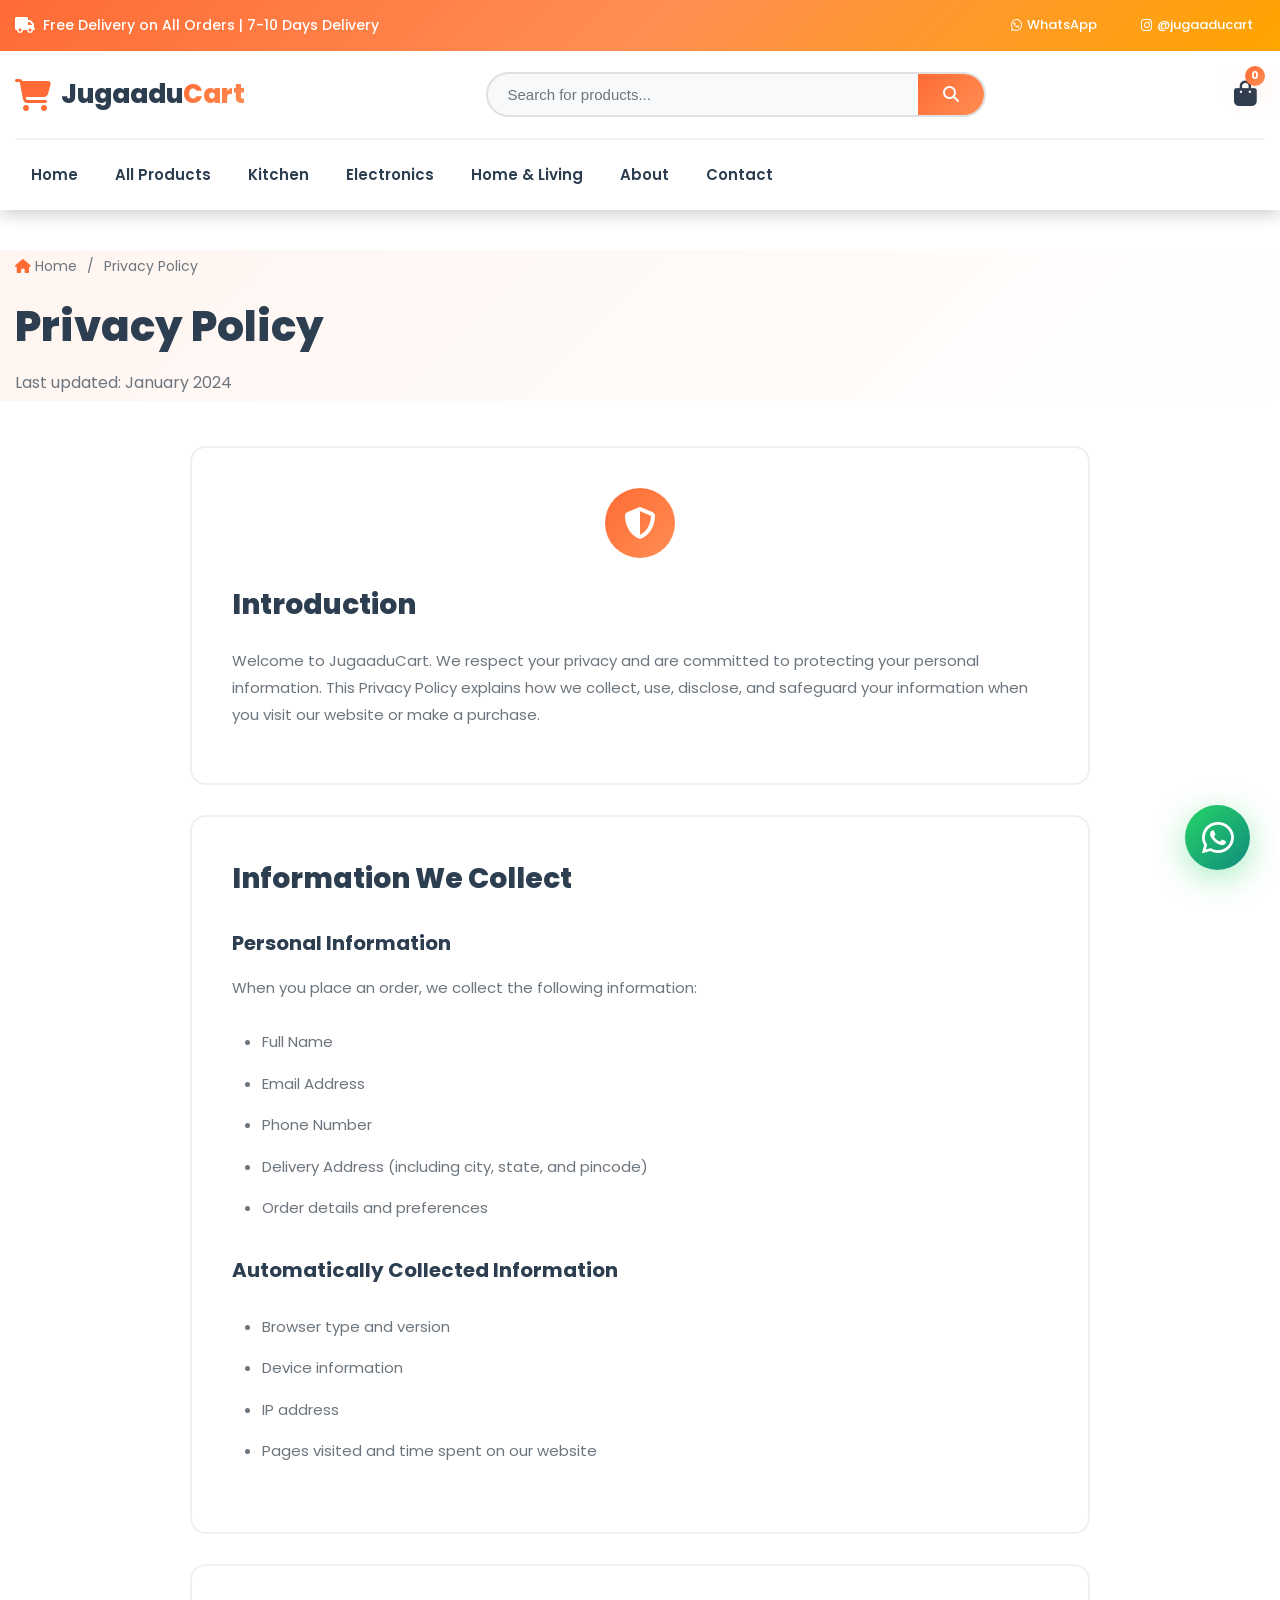
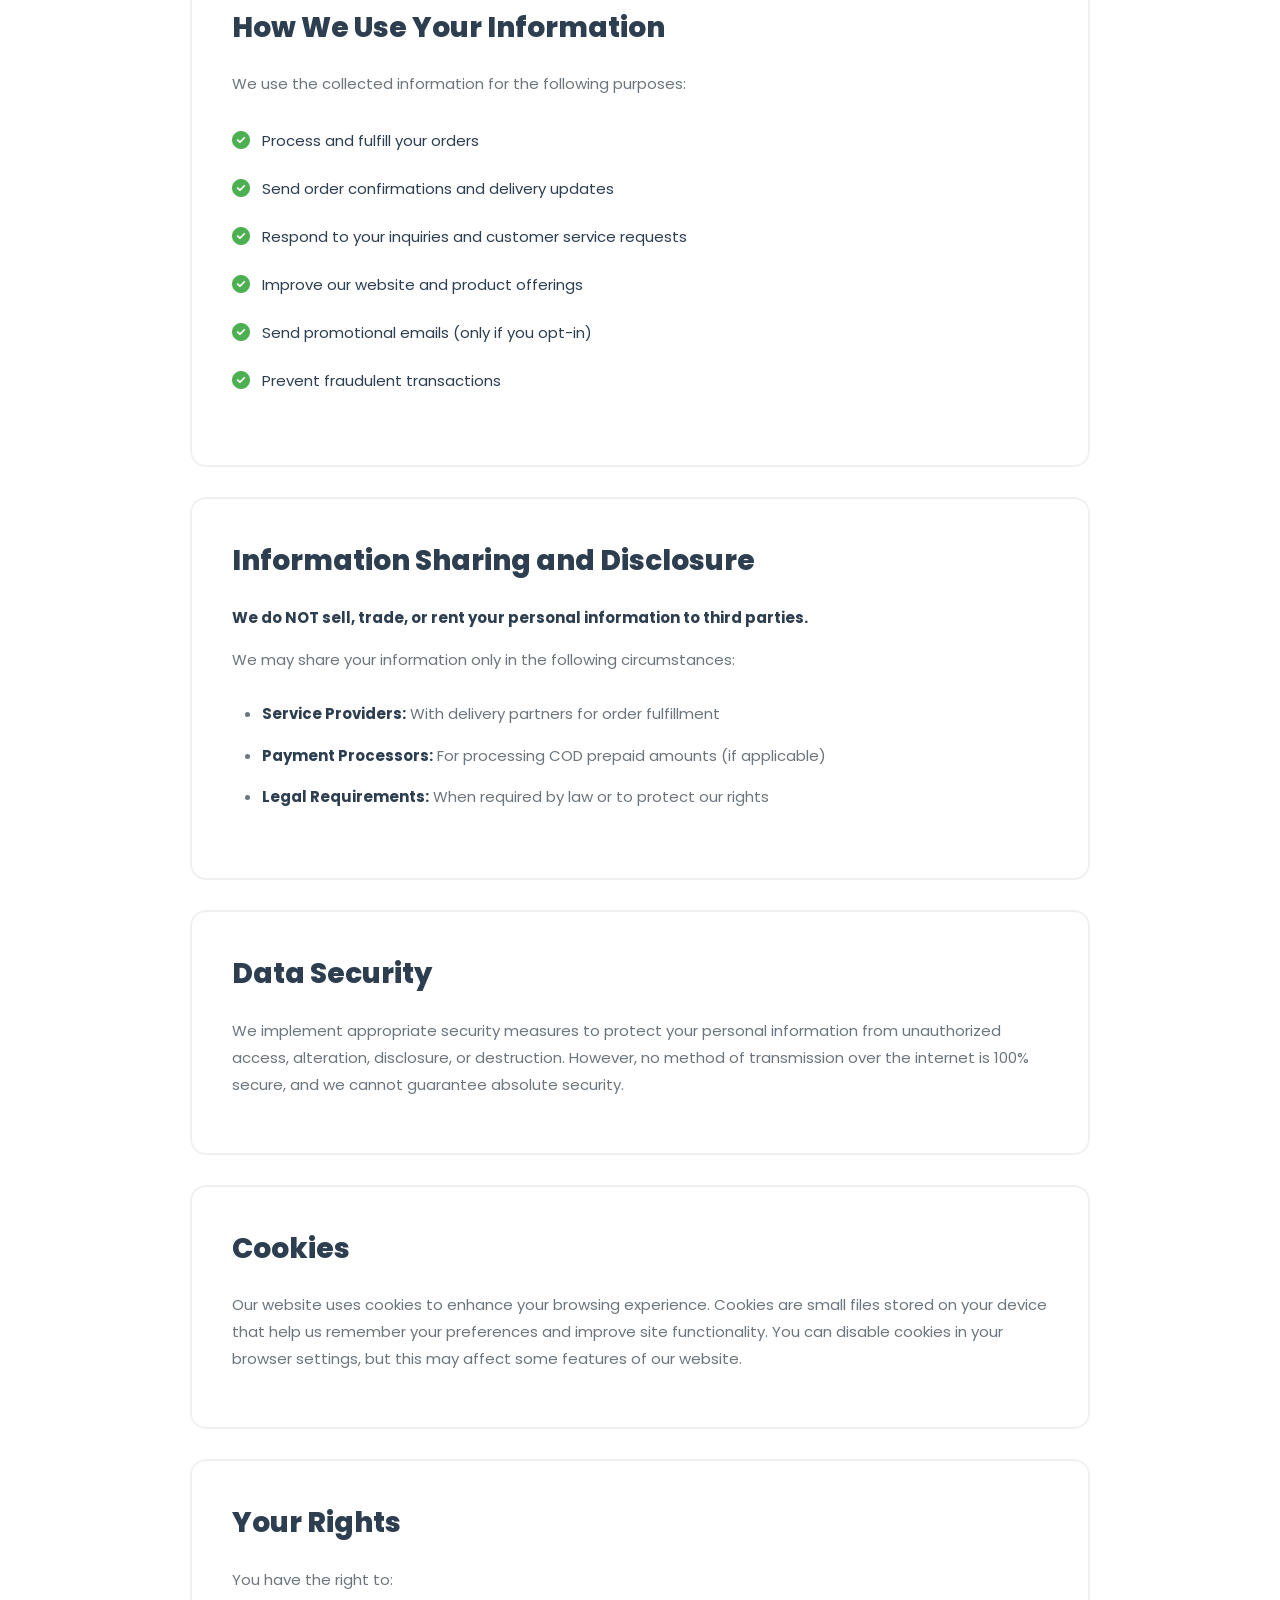
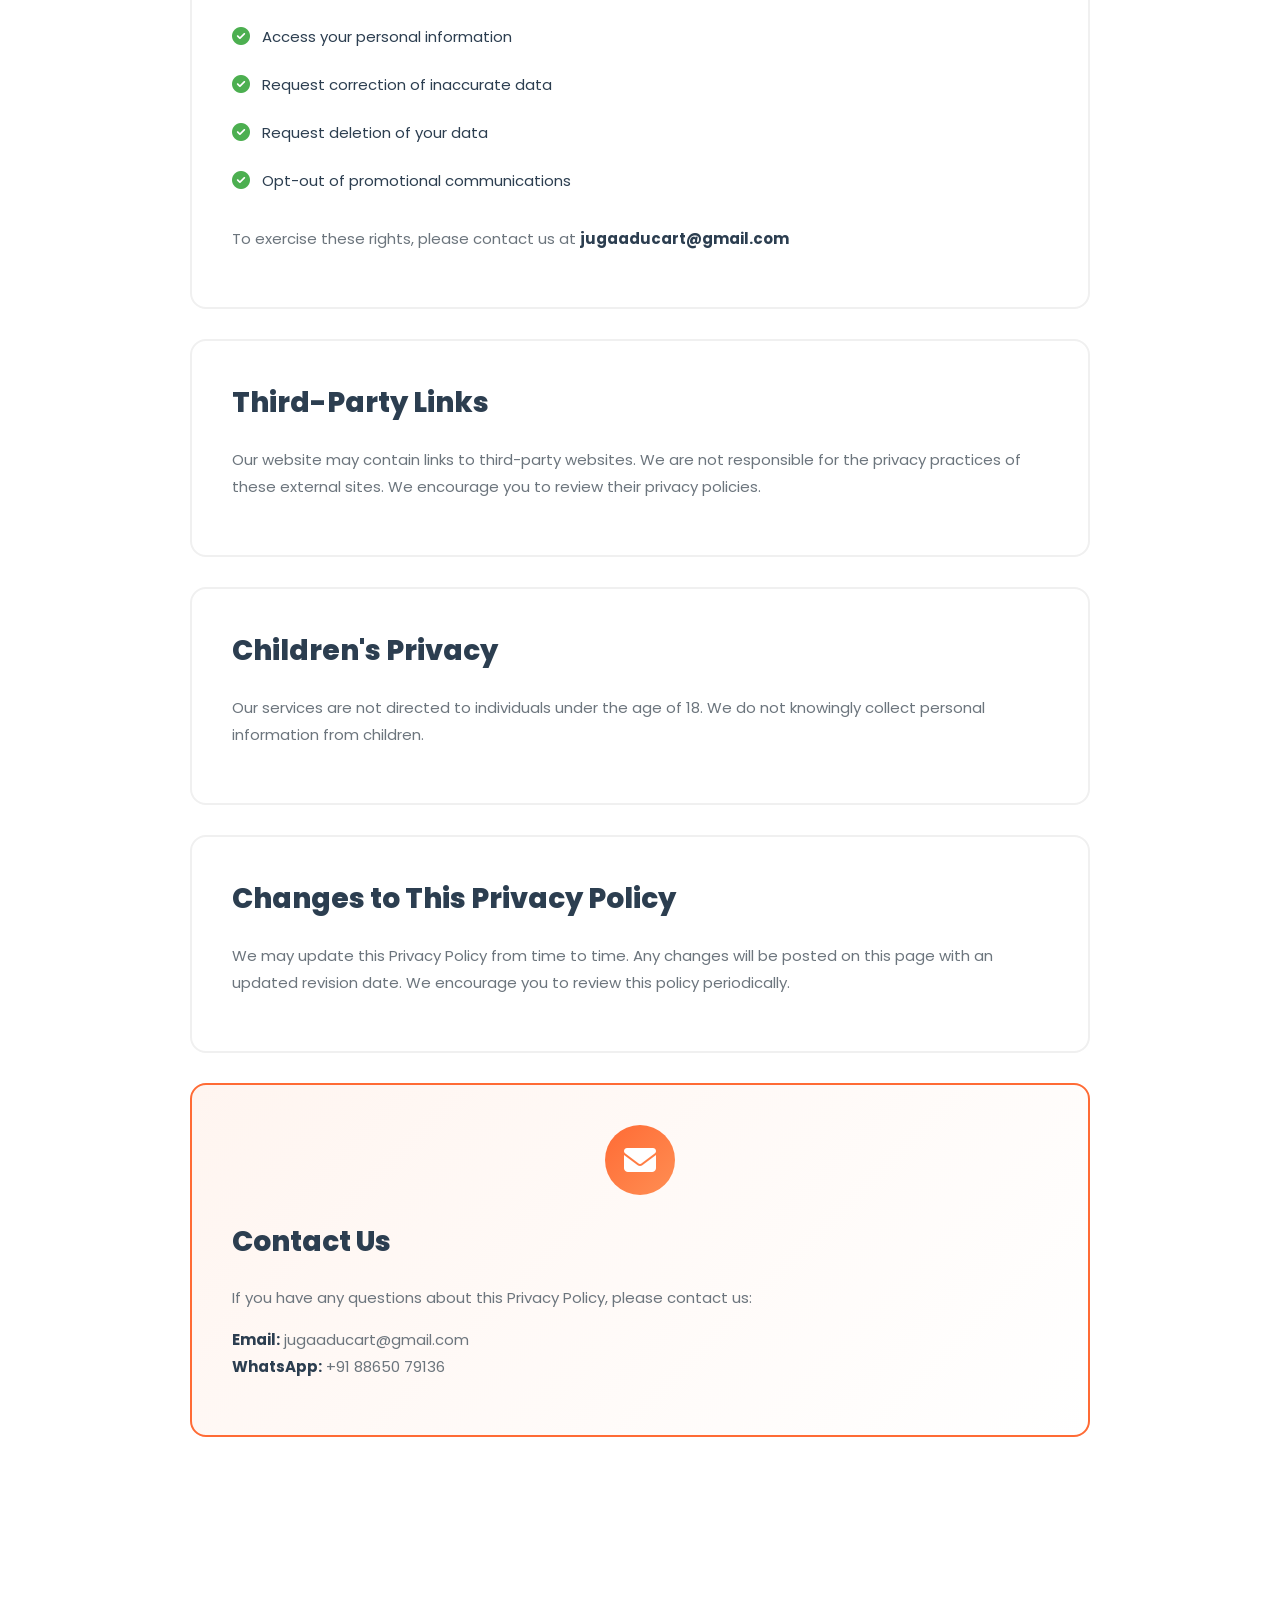
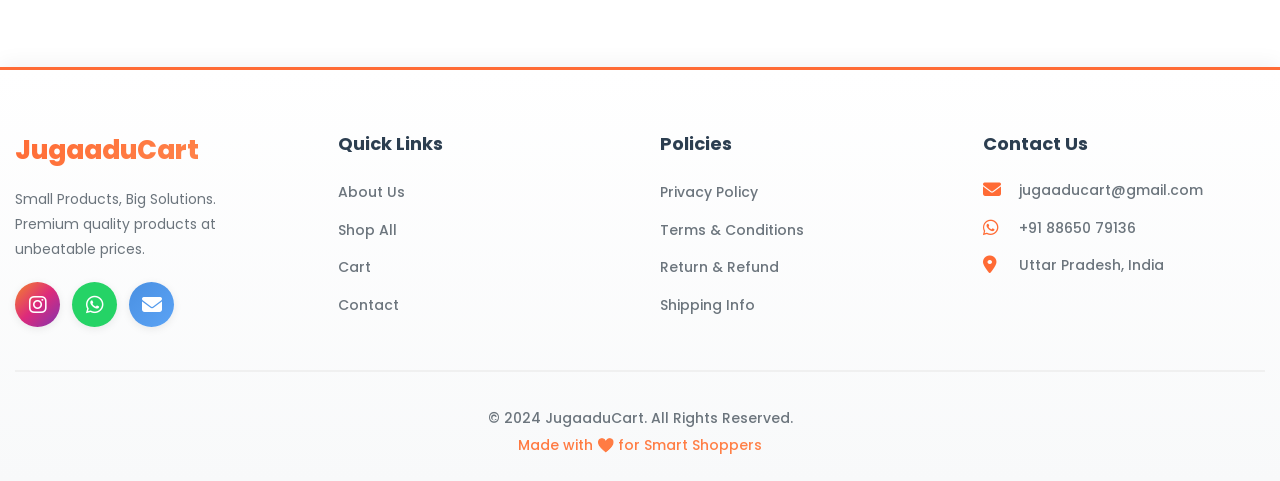
<file: privacy.html>
<!DOCTYPE html>
<html lang="hi">
<head>
    <meta charset="UTF-8">
    <meta name="viewport" content="width=device-width, initial-scale=1.0">
    <meta name="description" content="Privacy Policy - JugaaduCart">
    
    <title>Privacy Policy - JugaaduCart</title>
    
    <!-- Favicon -->
    <link rel="icon" type="image/png" href="images/favicon.png">
    
    <!-- Google Fonts -->
    <link rel="preconnect" href="https://fonts.googleapis.com">
    <link rel="preconnect" href="https://fonts.gstatic.com" crossorigin>
    <link href="https://fonts.googleapis.com/css2?family=Poppins:wght@300;400;500;600;700;800&display=swap" rel="stylesheet">
    
    <!-- Font Awesome Icons -->
    <link rel="stylesheet" href="https://cdnjs.cloudflare.com/ajax/libs/font-awesome/6.4.0/css/all.min.css">
    
    <!-- Custom CSS -->
    <link rel="stylesheet" href="css/style.css">
    <link rel="stylesheet" href="css/responsive.css">
</head>
<body>
    
    <!-- Header (same as about.html) -->
    <header class="header" id="header">
        <div class="top-bar">
            <div class="container">
                <div class="top-bar-content">
                    <div class="top-left">
                        <i class="fas fa-truck"></i>
                        <span>Free Delivery on All Orders | 7-10 Days Delivery</span>
                    </div>
                    <div class="top-right">
                        <a href="https://wa.me/918865079136" target="_blank" class="top-link">
                            <i class="fab fa-whatsapp"></i> WhatsApp
                        </a>
                        <a href="https://instagram.com/jugaaducart" target="_blank" class="top-link">
                            <i class="fab fa-instagram"></i> @jugaaducart
                        </a>
                    </div>
                </div>
            </div>
        </div>

        <nav class="navbar">
            <div class="container">
                <div class="nav-wrapper">
                    <div class="logo">
                        <a href="index.html">
                            <i class="fas fa-shopping-cart"></i>
                            <span class="logo-text">Jugaadu<span class="highlight">Cart</span></span>
                        </a>
                    </div>
                    <div class="search-bar">
                        <input type="text" id="searchInput" placeholder="Search for products...">
                        <button class="search-btn">
                            <i class="fas fa-search"></i>
                        </button>
                    </div>
                    <div class="nav-icons">
                        <a href="cart.html" class="nav-icon cart-icon">
                            <i class="fas fa-shopping-bag"></i>
                            <span class="cart-count" id="cartCount">0</span>
                        </a>
                        <button class="mobile-menu-btn" id="mobileMenuBtn">
                            <i class="fas fa-bars"></i>
                        </button>
                    </div>
                </div>
                <div class="nav-links" id="navLinks">
                    <a href="index.html" class="nav-link">Home</a>
                    <a href="products.html" class="nav-link">All Products</a>
                    <a href="products.html?category=kitchen" class="nav-link">Kitchen</a>
                    <a href="products.html?category=electronics" class="nav-link">Electronics</a>
                    <a href="products.html?category=home" class="nav-link">Home & Living</a>
                    <a href="about.html" class="nav-link">About</a>
                    <a href="#contact" class="nav-link">Contact</a>
                </div>
            </div>
        </nav>
    </header>

    <!-- Main Content -->
    <main class="main-content">
        <section class="page-header">
            <div class="container">
                <div class="breadcrumb">
                    <a href="index.html"><i class="fas fa-home"></i> Home</a>
                    <span>/</span>
                    <span>Privacy Policy</span>
                </div>
                <h1 class="page-title">Privacy Policy</h1>
                <p class="page-subtitle">Last updated: January 2024</p>
            </div>
        </section>

        <section class="policy-section">
            <div class="container">
                <div class="policy-content">
                    
                    <div class="content-block">
                        <div class="block-icon">
                            <i class="fas fa-shield-alt"></i>
                        </div>
                        <h2>Introduction</h2>
                        <p>
                            Welcome to JugaaduCart. We respect your privacy and are committed to protecting your personal information. This Privacy Policy explains how we collect, use, disclose, and safeguard your information when you visit our website or make a purchase.
                        </p>
                    </div>

                    <div class="content-block">
                        <h2>Information We Collect</h2>
                        <h3>Personal Information</h3>
                        <p>When you place an order, we collect the following information:</p>
                        <ul class="bullet-list">
                            <li>Full Name</li>
                            <li>Email Address</li>
                            <li>Phone Number</li>
                            <li>Delivery Address (including city, state, and pincode)</li>
                            <li>Order details and preferences</li>
                        </ul>

                        <h3>Automatically Collected Information</h3>
                        <ul class="bullet-list">
                            <li>Browser type and version</li>
                            <li>Device information</li>
                            <li>IP address</li>
                            <li>Pages visited and time spent on our website</li>
                        </ul>
                    </div>

                    <div class="content-block">
                        <h2>How We Use Your Information</h2>
                        <p>We use the collected information for the following purposes:</p>
                        <ul class="check-list">
                            <li><i class="fas fa-check-circle"></i> Process and fulfill your orders</li>
                            <li><i class="fas fa-check-circle"></i> Send order confirmations and delivery updates</li>
                            <li><i class="fas fa-check-circle"></i> Respond to your inquiries and customer service requests</li>
                            <li><i class="fas fa-check-circle"></i> Improve our website and product offerings</li>
                            <li><i class="fas fa-check-circle"></i> Send promotional emails (only if you opt-in)</li>
                            <li><i class="fas fa-check-circle"></i> Prevent fraudulent transactions</li>
                        </ul>
                    </div>

                    <div class="content-block">
                        <h2>Information Sharing and Disclosure</h2>
                        <p><strong>We do NOT sell, trade, or rent your personal information to third parties.</strong></p>
                        <p>We may share your information only in the following circumstances:</p>
                        <ul class="bullet-list">
                            <li><strong>Service Providers:</strong> With delivery partners for order fulfillment</li>
                            <li><strong>Payment Processors:</strong> For processing COD prepaid amounts (if applicable)</li>
                            <li><strong>Legal Requirements:</strong> When required by law or to protect our rights</li>
                        </ul>
                    </div>

                    <div class="content-block">
                        <h2>Data Security</h2>
                        <p>
                            We implement appropriate security measures to protect your personal information from unauthorized access, alteration, disclosure, or destruction. However, no method of transmission over the internet is 100% secure, and we cannot guarantee absolute security.
                        </p>
                    </div>

                    <div class="content-block">
                        <h2>Cookies</h2>
                        <p>
                            Our website uses cookies to enhance your browsing experience. Cookies are small files stored on your device that help us remember your preferences and improve site functionality. You can disable cookies in your browser settings, but this may affect some features of our website.
                        </p>
                    </div>

                    <div class="content-block">
                        <h2>Your Rights</h2>
                        <p>You have the right to:</p>
                        <ul class="check-list">
                            <li><i class="fas fa-check-circle"></i> Access your personal information</li>
                            <li><i class="fas fa-check-circle"></i> Request correction of inaccurate data</li>
                            <li><i class="fas fa-check-circle"></i> Request deletion of your data</li>
                            <li><i class="fas fa-check-circle"></i> Opt-out of promotional communications</li>
                        </ul>
                        <p>To exercise these rights, please contact us at <strong>jugaaducart@gmail.com</strong></p>
                    </div>

                    <div class="content-block">
                        <h2>Third-Party Links</h2>
                        <p>
                            Our website may contain links to third-party websites. We are not responsible for the privacy practices of these external sites. We encourage you to review their privacy policies.
                        </p>
                    </div>

                    <div class="content-block">
                        <h2>Children's Privacy</h2>
                        <p>
                            Our services are not directed to individuals under the age of 18. We do not knowingly collect personal information from children.
                        </p>
                    </div>

                    <div class="content-block">
                        <h2>Changes to This Privacy Policy</h2>
                        <p>
                            We may update this Privacy Policy from time to time. Any changes will be posted on this page with an updated revision date. We encourage you to review this policy periodically.
                        </p>
                    </div>

                    <div class="content-block highlight-block">
                        <div class="block-icon">
                            <i class="fas fa-envelope"></i>
                        </div>
                        <h2>Contact Us</h2>
                        <p>If you have any questions about this Privacy Policy, please contact us:</p>
                        <p>
                            <strong>Email:</strong> <a href="mailto:jugaaducart@gmail.com">jugaaducart@gmail.com</a><br>
                            <strong>WhatsApp:</strong> <a href="https://wa.me/918865079136">+91 88650 79136</a>
                        </p>
                    </div>

                </div>
            </div>
        </section>
    </main>

    <!-- Footer (same as other pages) -->
    <footer class="footer">
        <div class="container">
            <div class="footer-content">
                <div class="footer-col">
                    <h3>JugaaduCart</h3>
                    <p class="footer-desc">Small Products, Big Solutions.<br>Premium quality products at unbeatable prices.</p>
                    <div class="social-links">
                        <a href="https://instagram.com/jugaaducart" target="_blank" class="social-icon">
                            <i class="fab fa-instagram"></i>
                        </a>
                        <a href="https://wa.me/918865079136" target="_blank" class="social-icon">
                            <i class="fab fa-whatsapp"></i>
                        </a>
                        <a href="mailto:jugaaducart@gmail.com" class="social-icon">
                            <i class="fas fa-envelope"></i>
                        </a>
                    </div>
                </div>
                <div class="footer-col">
                    <h4>Quick Links</h4>
                    <ul class="footer-links">
                        <li><a href="about.html">About Us</a></li>
                        <li><a href="products.html">Shop All</a></li>
                        <li><a href="cart.html">Cart</a></li>
                        <li><a href="#contact">Contact</a></li>
                    </ul>
                </div>
                <div class="footer-col">
                    <h4>Policies</h4>
                    <ul class="footer-links">
                        <li><a href="privacy.html">Privacy Policy</a></li>
                        <li><a href="terms.html">Terms & Conditions</a></li>
                        <li><a href="refund.html">Return & Refund</a></li>
                        <li><a href="#shipping">Shipping Info</a></li>
                    </ul>
                </div>
                <div class="footer-col">
                    <h4>Contact Us</h4>
                    <ul class="footer-contact">
                        <li><i class="fas fa-envelope"></i><a href="mailto:jugaaducart@gmail.com">jugaaducart@gmail.com</a></li>
                        <li><i class="fab fa-whatsapp"></i><a href="https://wa.me/918865079136">+91 88650 79136</a></li>
                        <li><i class="fas fa-map-marker-alt"></i><span>Uttar Pradesh, India</span></li>
                    </ul>
                </div>
            </div>
            <div class="footer-bottom">
                <p>&copy; 2024 JugaaduCart. All Rights Reserved.</p>
                <p class="footer-credit">Made with ❤️ for Smart Shoppers</p>
            </div>
        </div>
    </footer>

    <a href="https://wa.me/918865079136?text=Hi%20JugaaduCart,%20I%20want%20to%20know%20about%20products" 
       class="whatsapp-float" target="_blank" title="Chat on WhatsApp">
        <i class="fab fa-whatsapp"></i>
    </a>

    <button class="scroll-top" id="scrollTop">
        <i class="fas fa-arrow-up"></i>
    </button>

    <script src="js/main.js"></script>
</body>
</html>
</file>
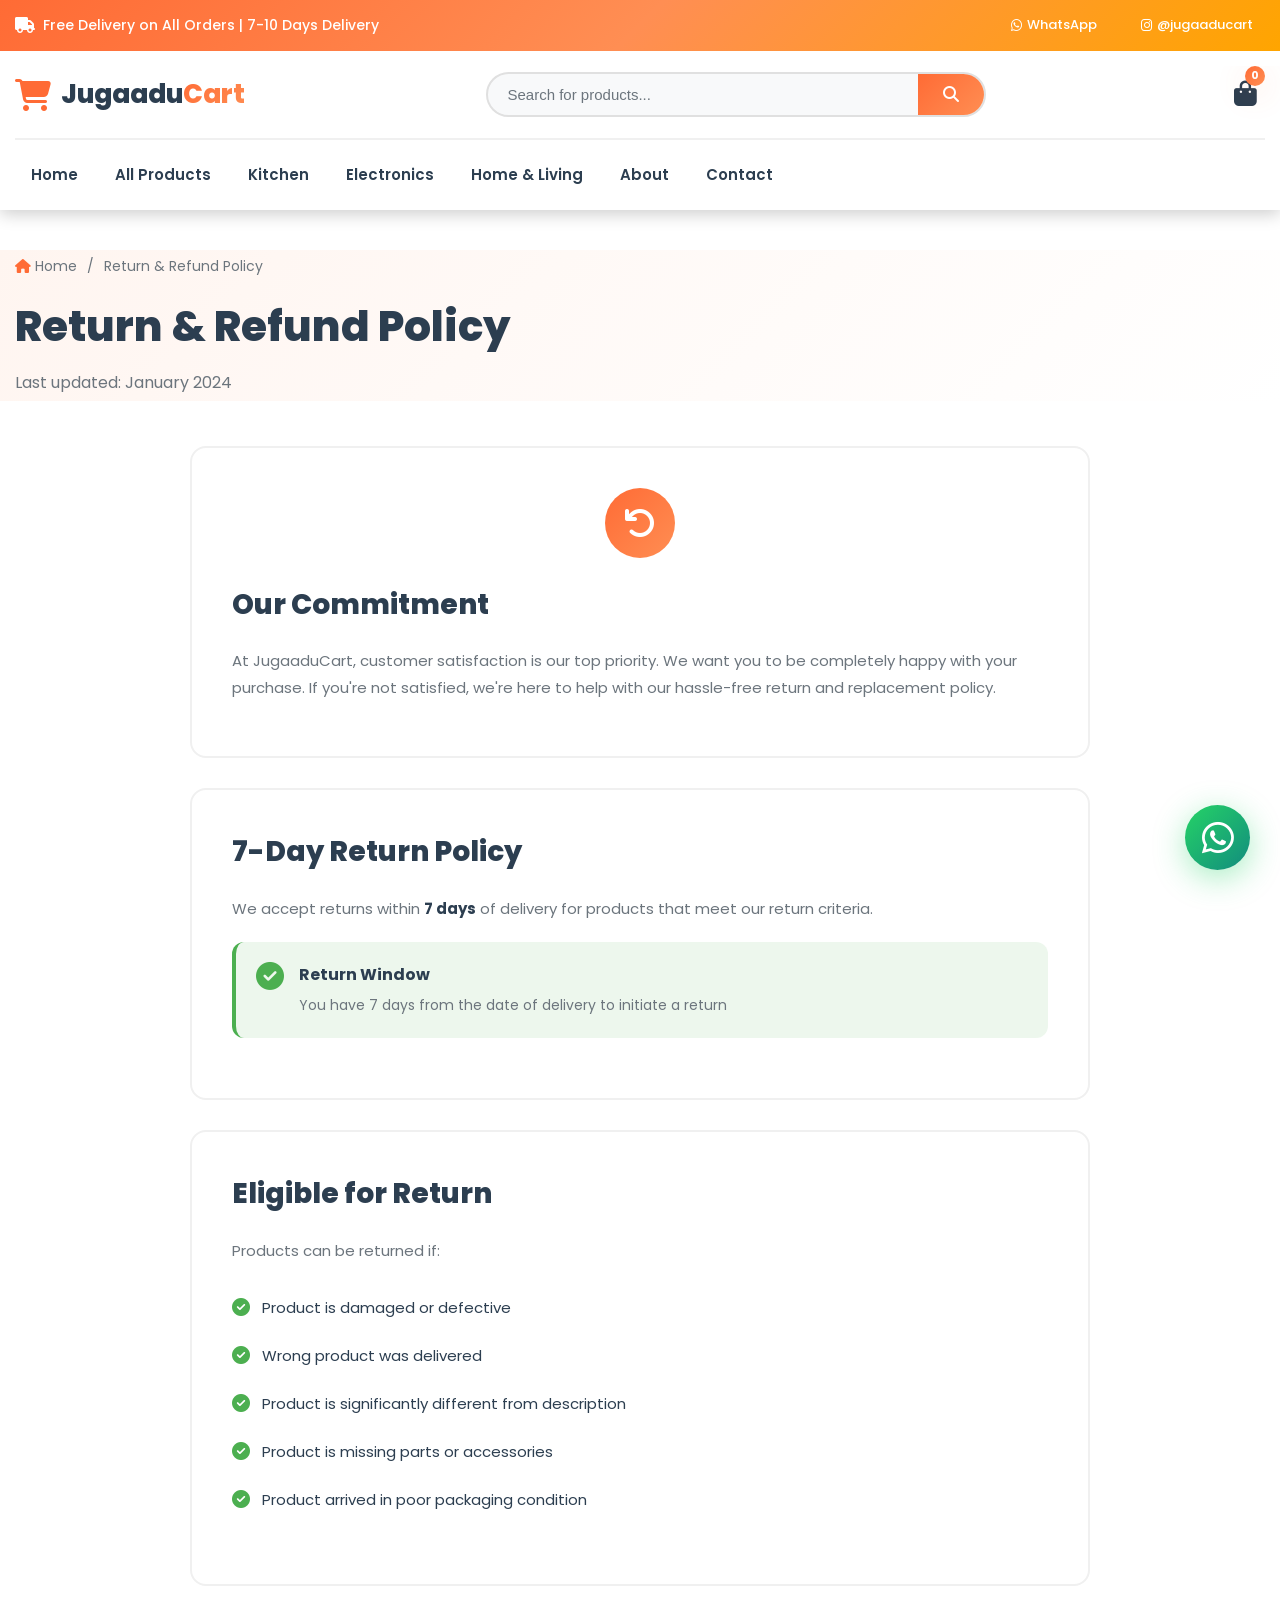
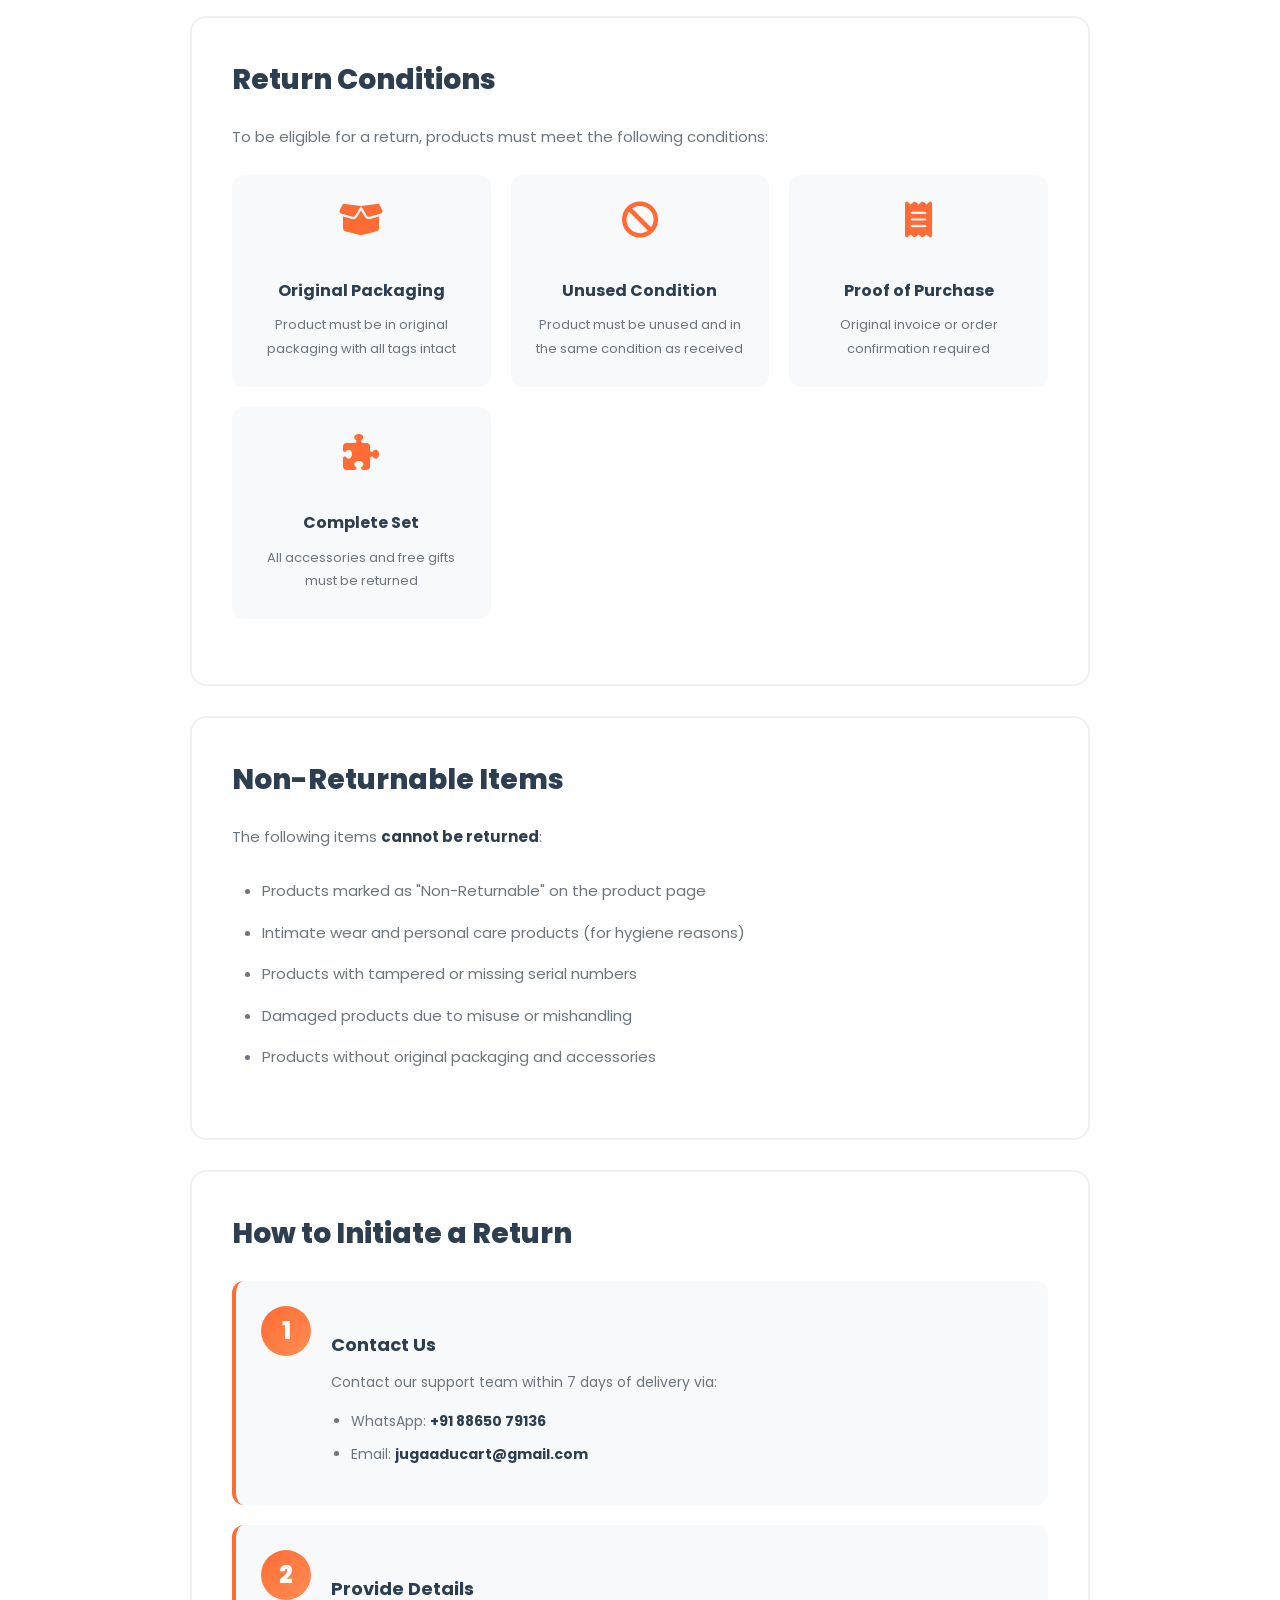
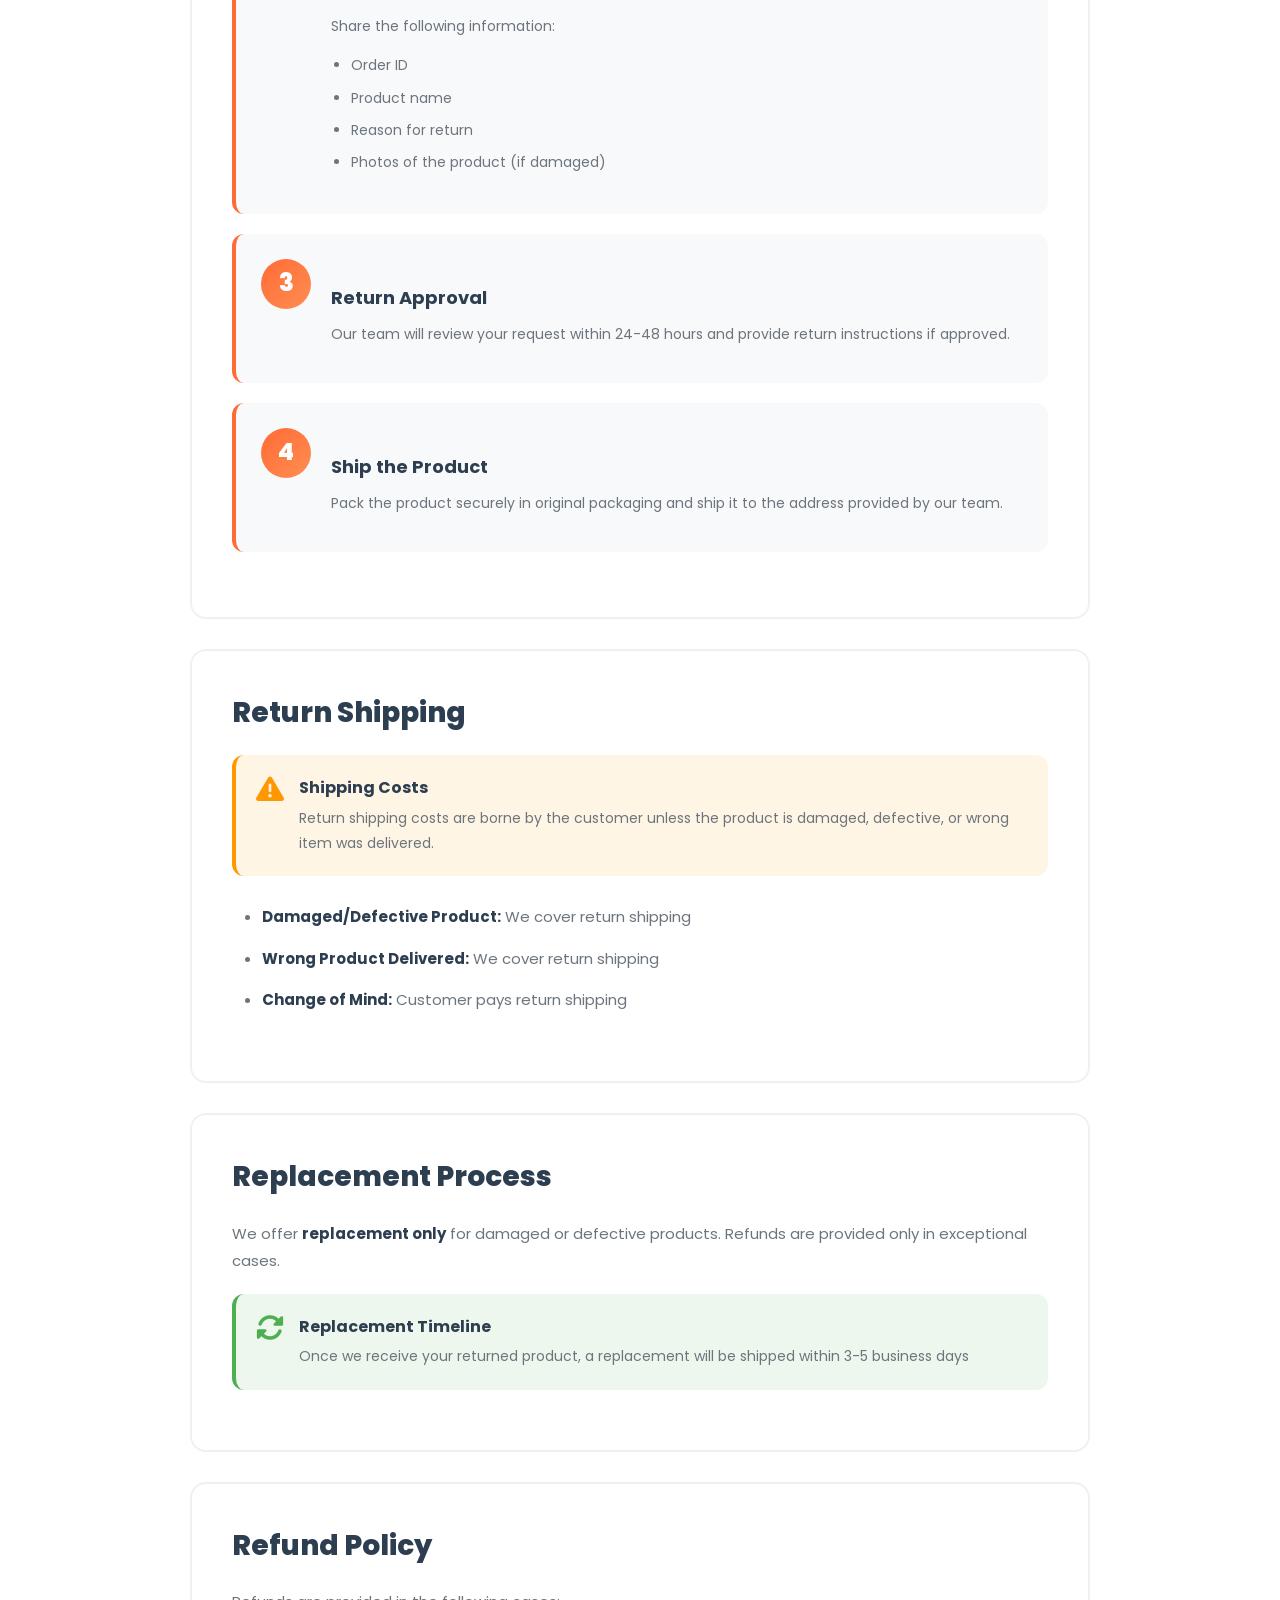
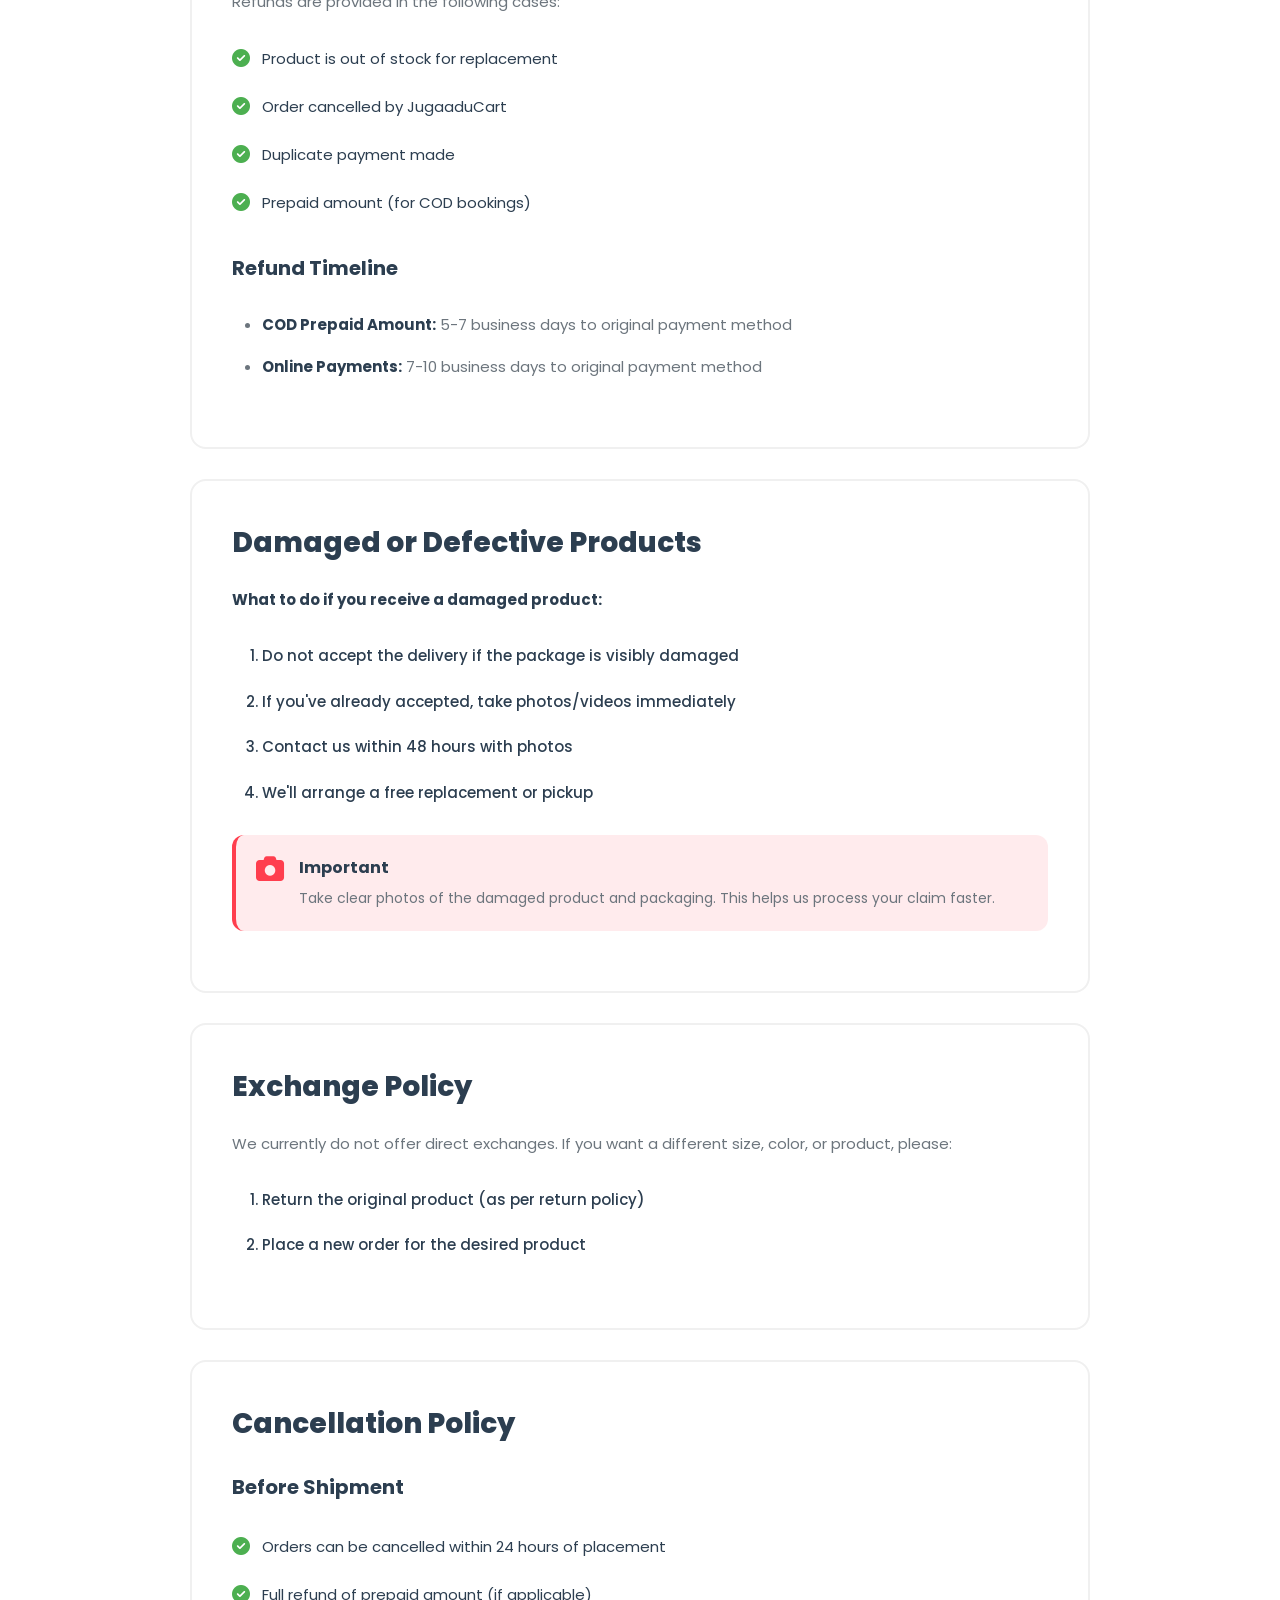
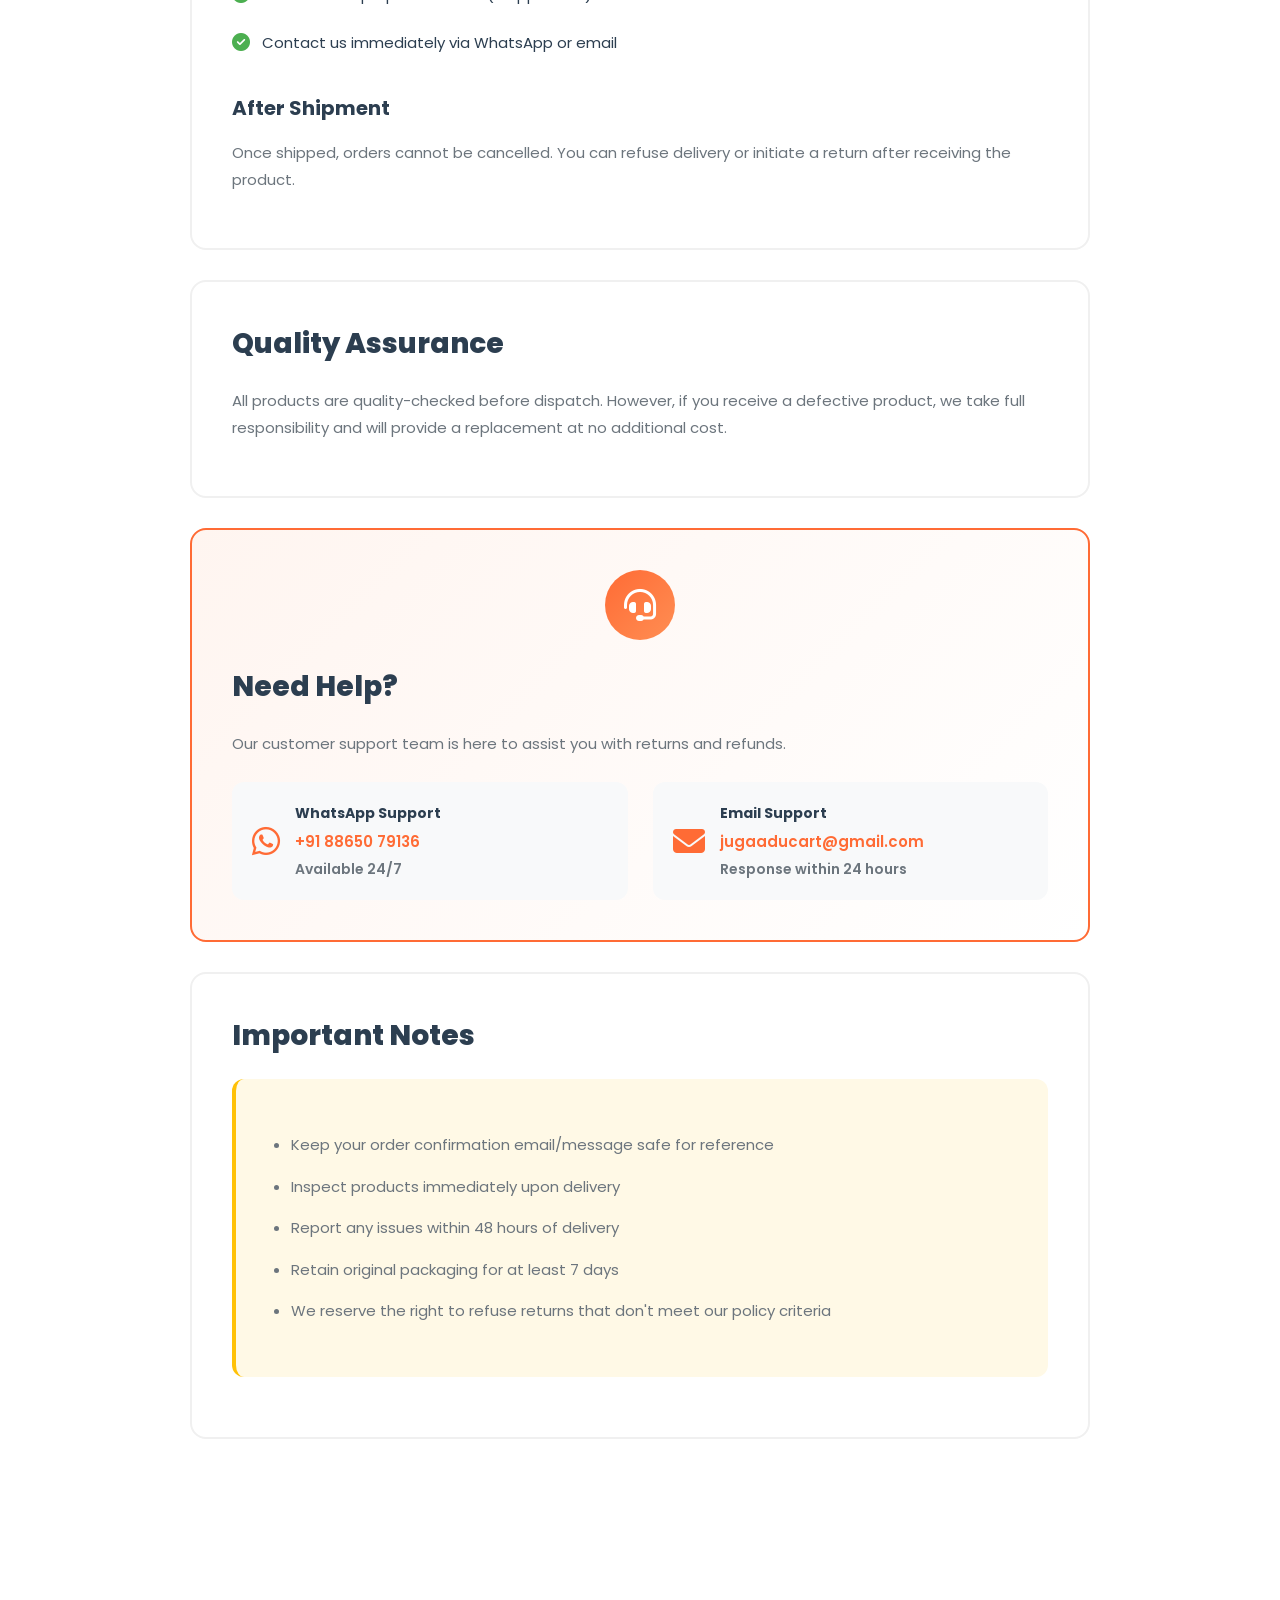
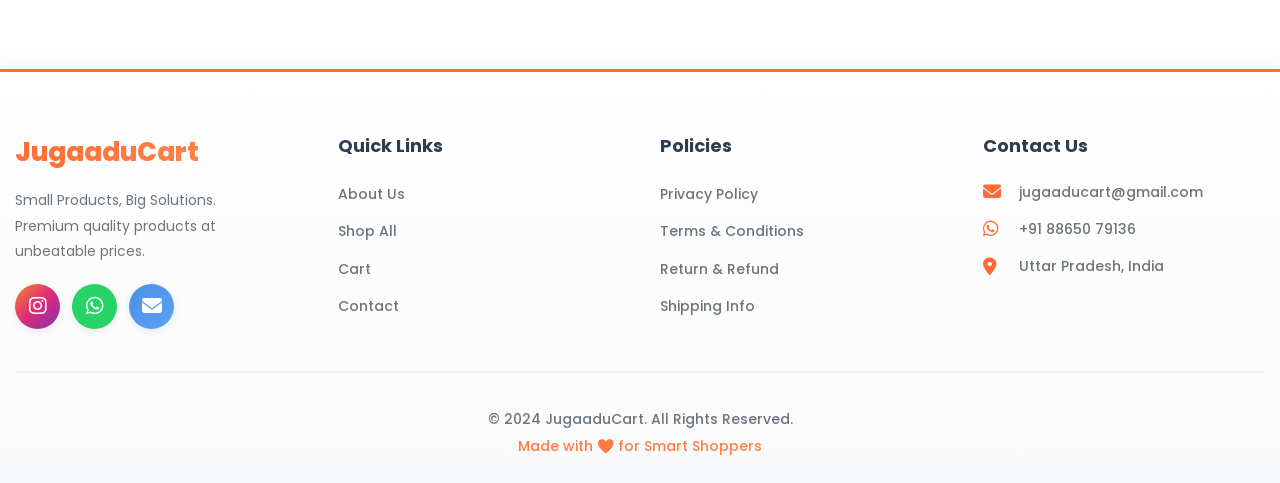
<file: refund.html>
<!DOCTYPE html>
<html lang="hi">
<head>
    <meta charset="UTF-8">
    <meta name="viewport" content="width=device-width, initial-scale=1.0">
    <meta name="description" content="Return & Refund Policy - JugaaduCart">
    
    <title>Return & Refund Policy - JugaaduCart</title>
    
    <!-- Favicon -->
    <link rel="icon" type="image/png" href="images/favicon.png">
    
    <!-- Google Fonts -->
    <link rel="preconnect" href="https://fonts.googleapis.com">
    <link rel="preconnect" href="https://fonts.gstatic.com" crossorigin>
    <link href="https://fonts.googleapis.com/css2?family=Poppins:wght@300;400;500;600;700;800&display=swap" rel="stylesheet">
    
    <!-- Font Awesome Icons -->
    <link rel="stylesheet" href="https://cdnjs.cloudflare.com/ajax/libs/font-awesome/6.4.0/css/all.min.css">
    
    <!-- Custom CSS -->
    <link rel="stylesheet" href="css/style.css">
    <link rel="stylesheet" href="css/responsive.css">
</head>
<body>
    
    <!-- Header (same as other pages) -->
    <header class="header" id="header">
        <div class="top-bar">
            <div class="container">
                <div class="top-bar-content">
                    <div class="top-left">
                        <i class="fas fa-truck"></i>
                        <span>Free Delivery on All Orders | 7-10 Days Delivery</span>
                    </div>
                    <div class="top-right">
                        <a href="https://wa.me/918865079136" target="_blank" class="top-link">
                            <i class="fab fa-whatsapp"></i> WhatsApp
                        </a>
                        <a href="https://instagram.com/jugaaducart" target="_blank" class="top-link">
                            <i class="fab fa-instagram"></i> @jugaaducart
                        </a>
                    </div>
                </div>
            </div>
        </div>

        <nav class="navbar">
            <div class="container">
                <div class="nav-wrapper">
                    <div class="logo">
                        <a href="index.html">
                            <i class="fas fa-shopping-cart"></i>
                            <span class="logo-text">Jugaadu<span class="highlight">Cart</span></span>
                        </a>
                    </div>
                    <div class="search-bar">
                        <input type="text" id="searchInput" placeholder="Search for products...">
                        <button class="search-btn">
                            <i class="fas fa-search"></i>
                        </button>
                    </div>
                    <div class="nav-icons">
                        <a href="cart.html" class="nav-icon cart-icon">
                            <i class="fas fa-shopping-bag"></i>
                            <span class="cart-count" id="cartCount">0</span>
                        </a>
                        <button class="mobile-menu-btn" id="mobileMenuBtn">
                            <i class="fas fa-bars"></i>
                        </button>
                    </div>
                </div>
                <div class="nav-links" id="navLinks">
                    <a href="index.html" class="nav-link">Home</a>
                    <a href="products.html" class="nav-link">All Products</a>
                    <a href="products.html?category=kitchen" class="nav-link">Kitchen</a>
                    <a href="products.html?category=electronics" class="nav-link">Electronics</a>
                    <a href="products.html?category=home" class="nav-link">Home & Living</a>
                    <a href="about.html" class="nav-link">About</a>
                    <a href="#contact" class="nav-link">Contact</a>
                </div>
            </div>
        </nav>
    </header>

    <!-- Main Content -->
    <main class="main-content">
        <section class="page-header">
            <div class="container">
                <div class="breadcrumb">
                    <a href="index.html"><i class="fas fa-home"></i> Home</a>
                    <span>/</span>
                    <span>Return & Refund Policy</span>
                </div>
                <h1 class="page-title">Return & Refund Policy</h1>
                <p class="page-subtitle">Last updated: January 2024</p>
            </div>
        </section>

        <section class="policy-section">
            <div class="container">
                <div class="policy-content">
                    
                    <div class="content-block">
                        <div class="block-icon">
                            <i class="fas fa-undo"></i>
                        </div>
                        <h2>Our Commitment</h2>
                        <p>
                            At JugaaduCart, customer satisfaction is our top priority. We want you to be completely happy with your purchase. If you're not satisfied, we're here to help with our hassle-free return and replacement policy.
                        </p>
                    </div>

                    <div class="content-block">
                        <h2>7-Day Return Policy</h2>
                        <p>
                            We accept returns within <strong>7 days</strong> of delivery for products that meet our return criteria.
                        </p>
                        <div class="info-box success">
                            <i class="fas fa-check-circle"></i>
                            <div>
                                <strong>Return Window</strong>
                                <p>You have 7 days from the date of delivery to initiate a return</p>
                            </div>
                        </div>
                    </div>

                    <div class="content-block">
                        <h2>Eligible for Return</h2>
                        <p>Products can be returned if:</p>
                        <ul class="check-list">
                            <li><i class="fas fa-check-circle"></i> Product is damaged or defective</li>
                            <li><i class="fas fa-check-circle"></i> Wrong product was delivered</li>
                            <li><i class="fas fa-check-circle"></i> Product is significantly different from description</li>
                            <li><i class="fas fa-check-circle"></i> Product is missing parts or accessories</li>
                            <li><i class="fas fa-check-circle"></i> Product arrived in poor packaging condition</li>
                        </ul>
                    </div>

                    <div class="content-block">
                        <h2>Return Conditions</h2>
                        <p>To be eligible for a return, products must meet the following conditions:</p>
                        <div class="conditions-grid">
                            <div class="condition-box">
                                <i class="fas fa-box-open"></i>
                                <h3>Original Packaging</h3>
                                <p>Product must be in original packaging with all tags intact</p>
                            </div>
                            <div class="condition-box">
                                <i class="fas fa-ban"></i>
                                <h3>Unused Condition</h3>
                                <p>Product must be unused and in the same condition as received</p>
                            </div>
                            <div class="condition-box">
                                <i class="fas fa-receipt"></i>
                                <h3>Proof of Purchase</h3>
                                <p>Original invoice or order confirmation required</p>
                            </div>
                            <div class="condition-box">
                                <i class="fas fa-puzzle-piece"></i>
                                <h3>Complete Set</h3>
                                <p>All accessories and free gifts must be returned</p>
                            </div>
                        </div>
                    </div>

                    <div class="content-block">
                        <h2>Non-Returnable Items</h2>
                        <p>The following items <strong>cannot be returned</strong>:</p>
                        <ul class="bullet-list">
                            <li>Products marked as "Non-Returnable" on the product page</li>
                            <li>Intimate wear and personal care products (for hygiene reasons)</li>
                            <li>Products with tampered or missing serial numbers</li>
                            <li>Damaged products due to misuse or mishandling</li>
                            <li>Products without original packaging and accessories</li>
                        </ul>
                    </div>

                    <div class="content-block">
                        <h2>How to Initiate a Return</h2>
                        <div class="steps-container">
                            <div class="step-box">
                                <div class="step-number">1</div>
                                <div class="step-content-policy">
                                    <h3>Contact Us</h3>
                                    <p>Contact our support team within 7 days of delivery via:</p>
                                    <ul>
                                        <li>WhatsApp: <strong>+91 88650 79136</strong></li>
                                        <li>Email: <strong>jugaaducart@gmail.com</strong></li>
                                    </ul>
                                </div>
                            </div>

                            <div class="step-box">
                                <div class="step-number">2</div>
                                <div class="step-content-policy">
                                    <h3>Provide Details</h3>
                                    <p>Share the following information:</p>
                                    <ul>
                                        <li>Order ID</li>
                                        <li>Product name</li>
                                        <li>Reason for return</li>
                                        <li>Photos of the product (if damaged)</li>
                                    </ul>
                                </div>
                            </div>

                            <div class="step-box">
                                <div class="step-number">3</div>
                                <div class="step-content-policy">
                                    <h3>Return Approval</h3>
                                    <p>Our team will review your request within 24-48 hours and provide return instructions if approved.</p>
                                </div>
                            </div>

                            <div class="step-box">
                                <div class="step-number">4</div>
                                <div class="step-content-policy">
                                    <h3>Ship the Product</h3>
                                    <p>Pack the product securely in original packaging and ship it to the address provided by our team.</p>
                                </div>
                            </div>
                        </div>
                    </div>

                    <div class="content-block">
                        <h2>Return Shipping</h2>
                        <div class="info-box warning">
                            <i class="fas fa-exclamation-triangle"></i>
                            <div>
                                <strong>Shipping Costs</strong>
                                <p>Return shipping costs are borne by the customer unless the product is damaged, defective, or wrong item was delivered.</p>
                            </div>
                        </div>
                        <ul class="bullet-list">
                            <li><strong>Damaged/Defective Product:</strong> We cover return shipping</li>
                            <li><strong>Wrong Product Delivered:</strong> We cover return shipping</li>
                            <li><strong>Change of Mind:</strong> Customer pays return shipping</li>
                        </ul>
                    </div>

                    <div class="content-block">
                        <h2>Replacement Process</h2>
                        <p>
                            We offer <strong>replacement only</strong> for damaged or defective products. Refunds are provided only in exceptional cases.
                        </p>
                        <div class="info-box success">
                            <i class="fas fa-sync-alt"></i>
                            <div>
                                <strong>Replacement Timeline</strong>
                                <p>Once we receive your returned product, a replacement will be shipped within 3-5 business days</p>
                            </div>
                        </div>
                    </div>

                    <div class="content-block">
                        <h2>Refund Policy</h2>
                        <p>Refunds are provided in the following cases:</p>
                        <ul class="check-list">
                            <li><i class="fas fa-check-circle"></i> Product is out of stock for replacement</li>
                            <li><i class="fas fa-check-circle"></i> Order cancelled by JugaaduCart</li>
                            <li><i class="fas fa-check-circle"></i> Duplicate payment made</li>
                            <li><i class="fas fa-check-circle"></i> Prepaid amount (for COD bookings)</li>
                        </ul>
                        
                        <h3>Refund Timeline</h3>
                        <ul class="bullet-list">
                            <li><strong>COD Prepaid Amount:</strong> 5-7 business days to original payment method</li>
                            <li><strong>Online Payments:</strong> 7-10 business days to original payment method</li>
                        </ul>
                    </div>

                    <div class="content-block">
                        <h2>Damaged or Defective Products</h2>
                        <p><strong>What to do if you receive a damaged product:</strong></p>
                        <ol class="numbered-list">
                            <li>Do not accept the delivery if the package is visibly damaged</li>
                            <li>If you've already accepted, take photos/videos immediately</li>
                            <li>Contact us within 48 hours with photos</li>
                            <li>We'll arrange a free replacement or pickup</li>
                        </ol>
                        <div class="info-box error">
                            <i class="fas fa-camera"></i>
                            <div>
                                <strong>Important</strong>
                                <p>Take clear photos of the damaged product and packaging. This helps us process your claim faster.</p>
                            </div>
                        </div>
                    </div>

                    <div class="content-block">
                        <h2>Exchange Policy</h2>
                        <p>
                            We currently do not offer direct exchanges. If you want a different size, color, or product, please:
                        </p>
                        <ol class="numbered-list">
                            <li>Return the original product (as per return policy)</li>
                            <li>Place a new order for the desired product</li>
                        </ol>
                    </div>

                    <div class="content-block">
                        <h2>Cancellation Policy</h2>
                        <h3>Before Shipment</h3>
                        <ul class="check-list">
                            <li><i class="fas fa-check-circle"></i> Orders can be cancelled within 24 hours of placement</li>
                            <li><i class="fas fa-check-circle"></i> Full refund of prepaid amount (if applicable)</li>
                            <li><i class="fas fa-check-circle"></i> Contact us immediately via WhatsApp or email</li>
                        </ul>
                        
                        <h3>After Shipment</h3>
                        <p>Once shipped, orders cannot be cancelled. You can refuse delivery or initiate a return after receiving the product.</p>
                    </div>

                    <div class="content-block">
                        <h2>Quality Assurance</h2>
                        <p>
                            All products are quality-checked before dispatch. However, if you receive a defective product, we take full responsibility and will provide a replacement at no additional cost.
                        </p>
                    </div>

                    <div class="content-block highlight-block">
                        <div class="block-icon">
                            <i class="fas fa-headset"></i>
                        </div>
                        <h2>Need Help?</h2>
                        <p>Our customer support team is here to assist you with returns and refunds.</p>
                        <div class="contact-info-grid">
                            <div class="contact-item">
                                <i class="fab fa-whatsapp"></i>
                                <div>
                                    <strong>WhatsApp Support</strong>
                                    <a href="https://wa.me/918865079136" target="_blank">+91 88650 79136</a>
                                    <span class="availability">Available 24/7</span>
                                </div>
                            </div>
                            <div class="contact-item">
                                <i class="fas fa-envelope"></i>
                                <div>
                                    <strong>Email Support</strong>
                                    <a href="mailto:jugaaducart@gmail.com">jugaaducart@gmail.com</a>
                                    <span class="availability">Response within 24 hours</span>
                                </div>
                            </div>
                        </div>
                    </div>

                    <div class="content-block">
                        <h2>Important Notes</h2>
                        <div class="notes-box">
                            <ul class="bullet-list">
                                <li>Keep your order confirmation email/message safe for reference</li>
                                <li>Inspect products immediately upon delivery</li>
                                <li>Report any issues within 48 hours of delivery</li>
                                <li>Retain original packaging for at least 7 days</li>
                                <li>We reserve the right to refuse returns that don't meet our policy criteria</li>
                            </ul>
                        </div>
                    </div>

                </div>
            </div>
        </section>
    </main>

    <!-- Footer -->
    <footer class="footer">
        <div class="container">
            <div class="footer-content">
                <div class="footer-col">
                    <h3>JugaaduCart</h3>
                    <p class="footer-desc">Small Products, Big Solutions.<br>Premium quality products at unbeatable prices.</p>
                    <div class="social-links">
                        <a href="https://instagram.com/jugaaducart" target="_blank" class="social-icon">
                            <i class="fab fa-instagram"></i>
                        </a>
                        <a href="https://wa.me/918865079136" target="_blank" class="social-icon">
                            <i class="fab fa-whatsapp"></i>
                        </a>
                        <a href="mailto:jugaaducart@gmail.com" class="social-icon">
                            <i class="fas fa-envelope"></i>
                        </a>
                    </div>
                </div>
                <div class="footer-col">
                    <h4>Quick Links</h4>
                    <ul class="footer-links">
                        <li><a href="about.html">About Us</a></li>
                        <li><a href="products.html">Shop All</a></li>
                        <li><a href="cart.html">Cart</a></li>
                        <li><a href="#contact">Contact</a></li>
                    </ul>
                </div>
                <div class="footer-col">
                    <h4>Policies</h4>
                    <ul class="footer-links">
                        <li><a href="privacy.html">Privacy Policy</a></li>
                        <li><a href="terms.html">Terms & Conditions</a></li>
                        <li><a href="refund.html">Return & Refund</a></li>
                        <li><a href="#shipping">Shipping Info</a></li>
                    </ul>
                </div>
                <div class="footer-col">
                    <h4>Contact Us</h4>
                    <ul class="footer-contact">
                        <li><i class="fas fa-envelope"></i><a href="mailto:jugaaducart@gmail.com">jugaaducart@gmail.com</a></li>
                        <li><i class="fab fa-whatsapp"></i><a href="https://wa.me/918865079136">+91 88650 79136</a></li>
                        <li><i class="fas fa-map-marker-alt"></i><span>Uttar Pradesh, India</span></li>
                    </ul>
                </div>
            </div>
            <div class="footer-bottom">
                <p>&copy; 2024 JugaaduCart. All Rights Reserved.</p>
                <p class="footer-credit">Made with ❤️ for Smart Shoppers</p>
            </div>
        </div>
    </footer>

    <a href="https://wa.me/918865079136?text=Hi%20JugaaduCart,%20I%20want%20to%20know%20about%20products" 
       class="whatsapp-float" target="_blank" title="Chat on WhatsApp">
        <i class="fab fa-whatsapp"></i>
    </a>

    <button class="scroll-top" id="scrollTop">
        <i class="fas fa-arrow-up"></i>
    </button>

    <script src="js/main.js"></script>
</body>
</html>
</file>
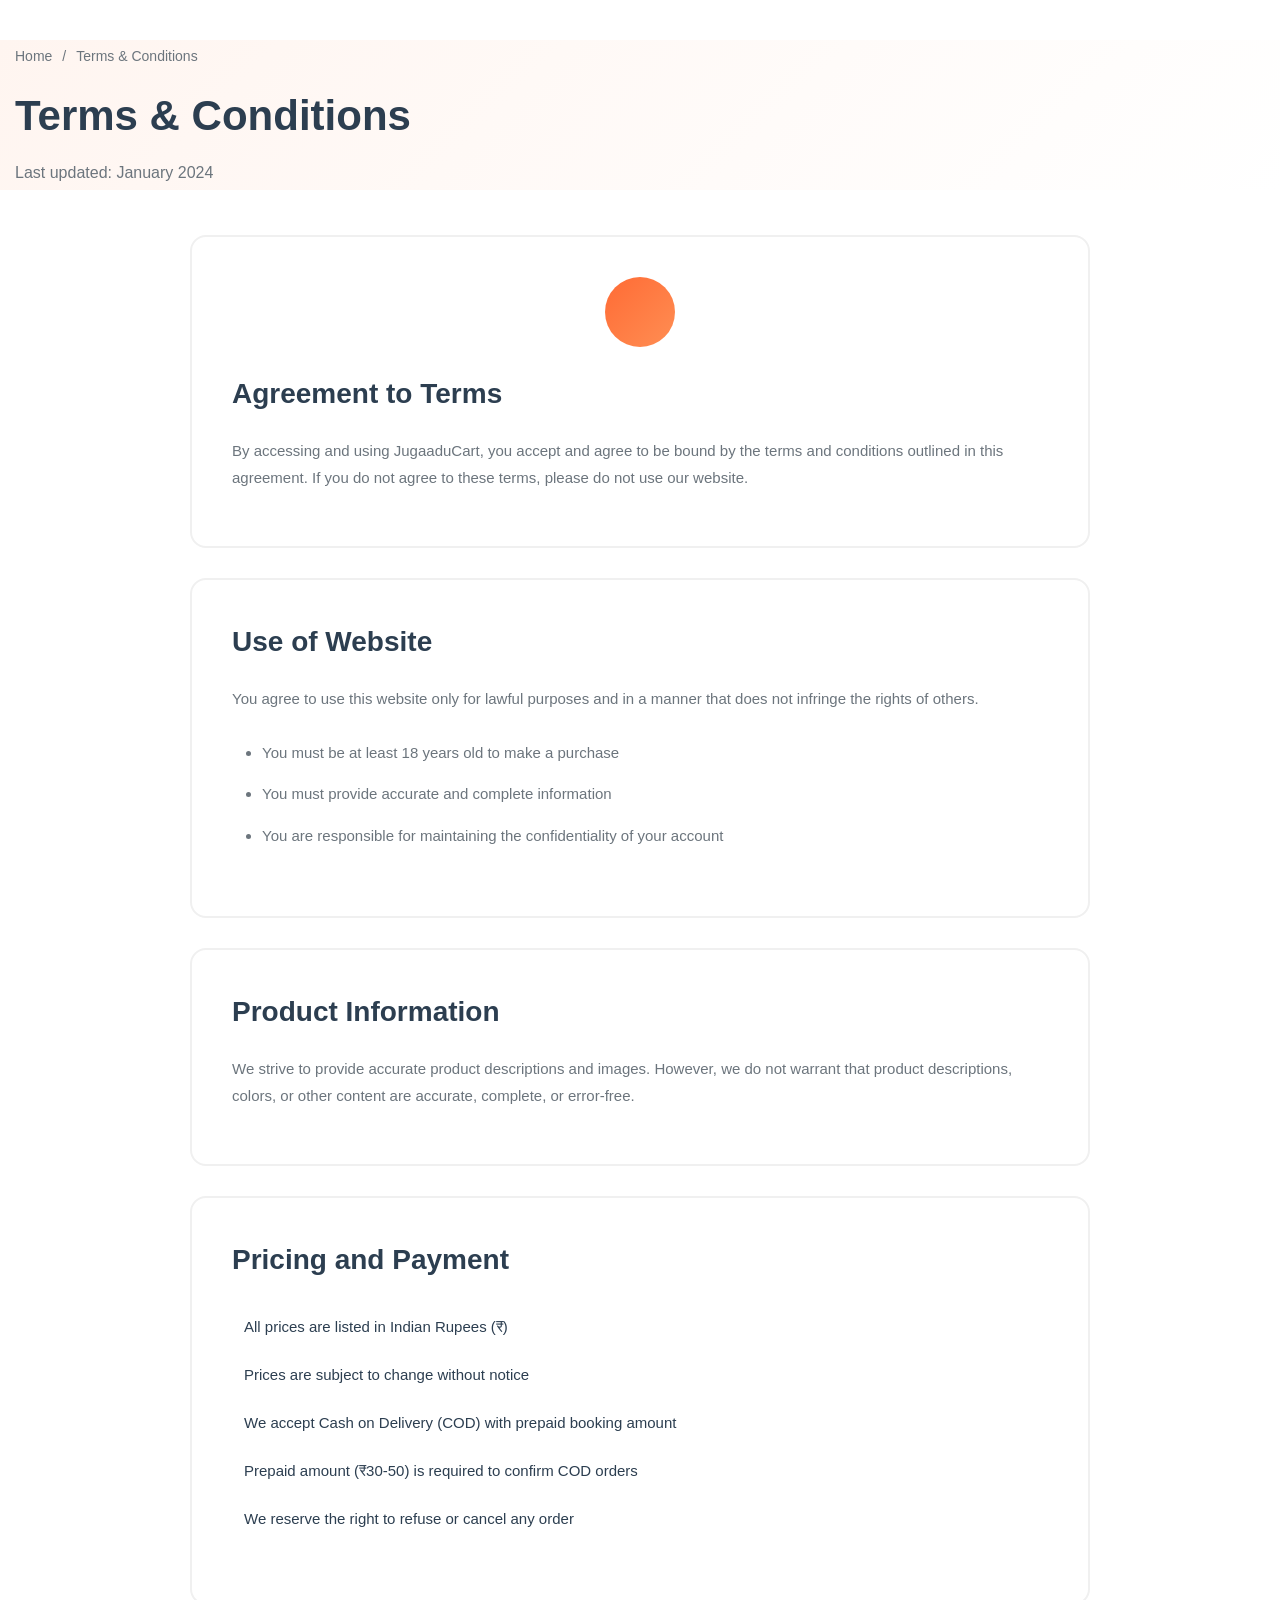
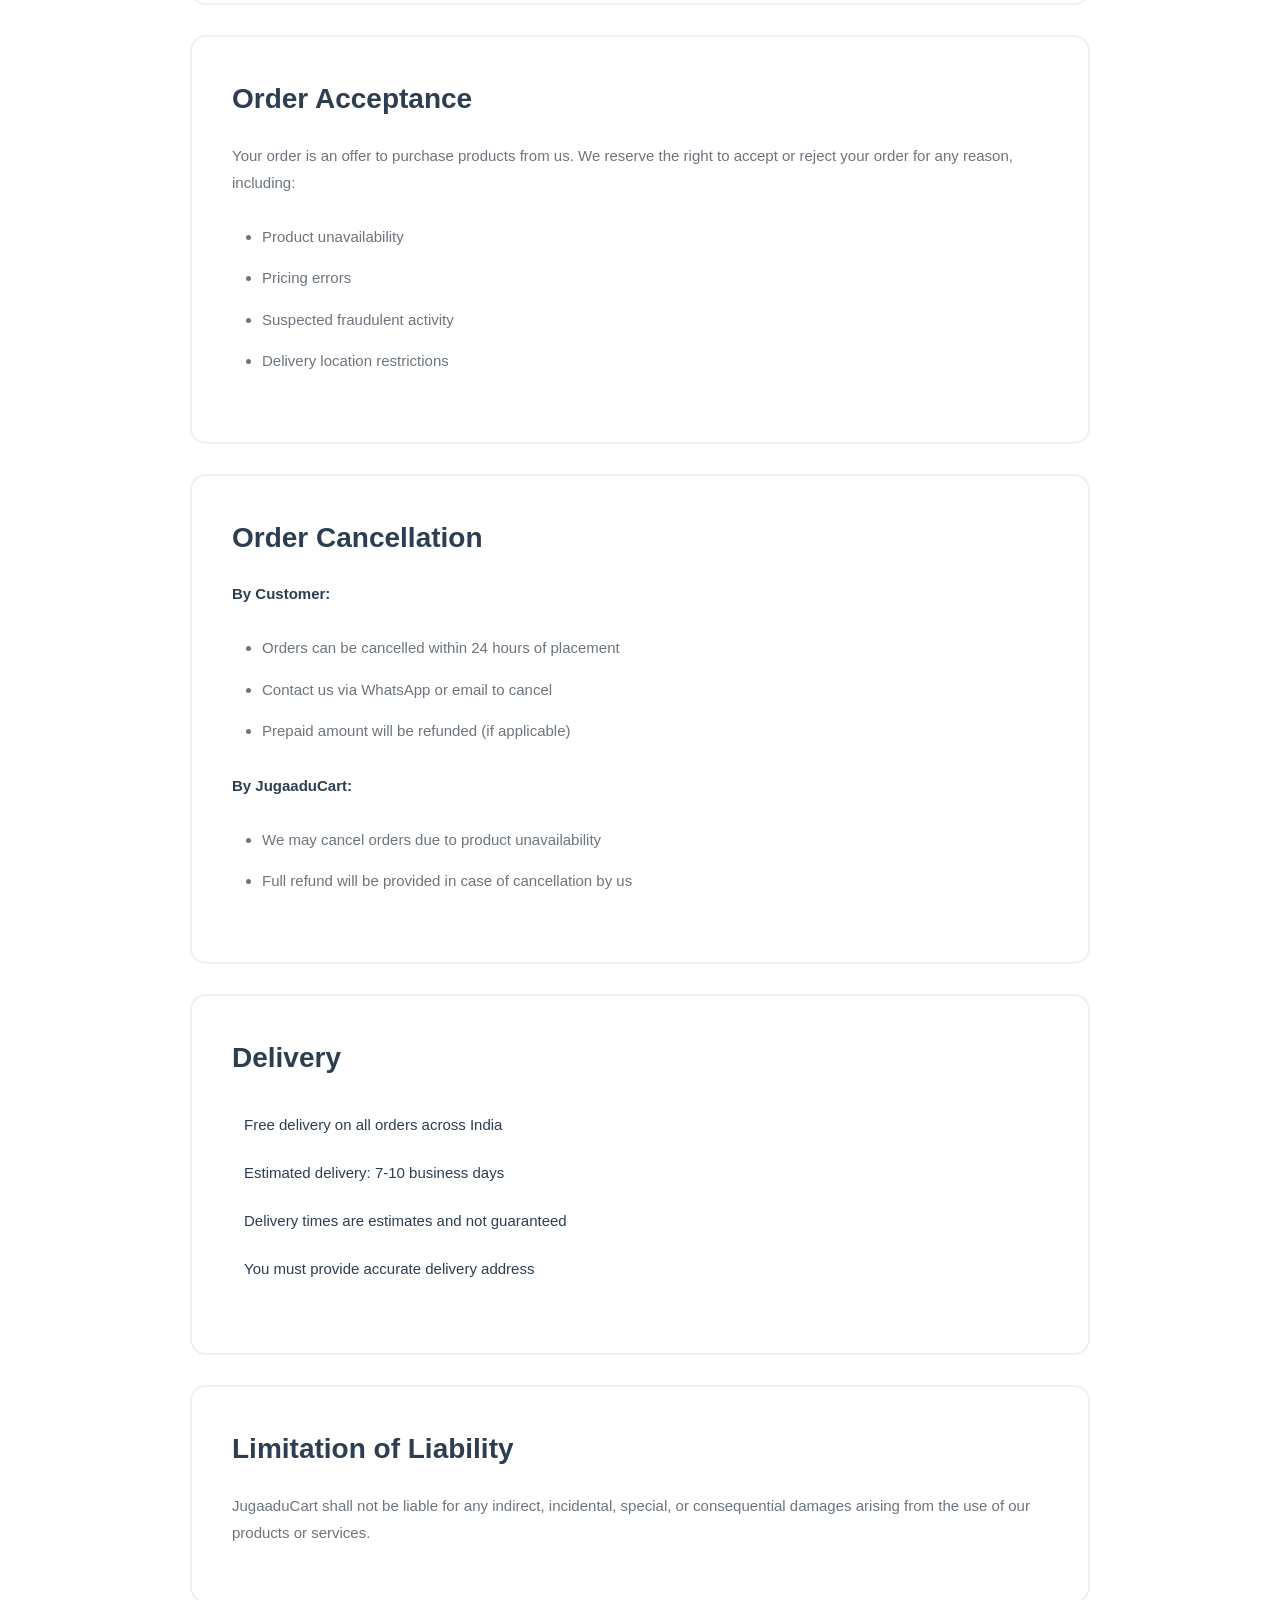
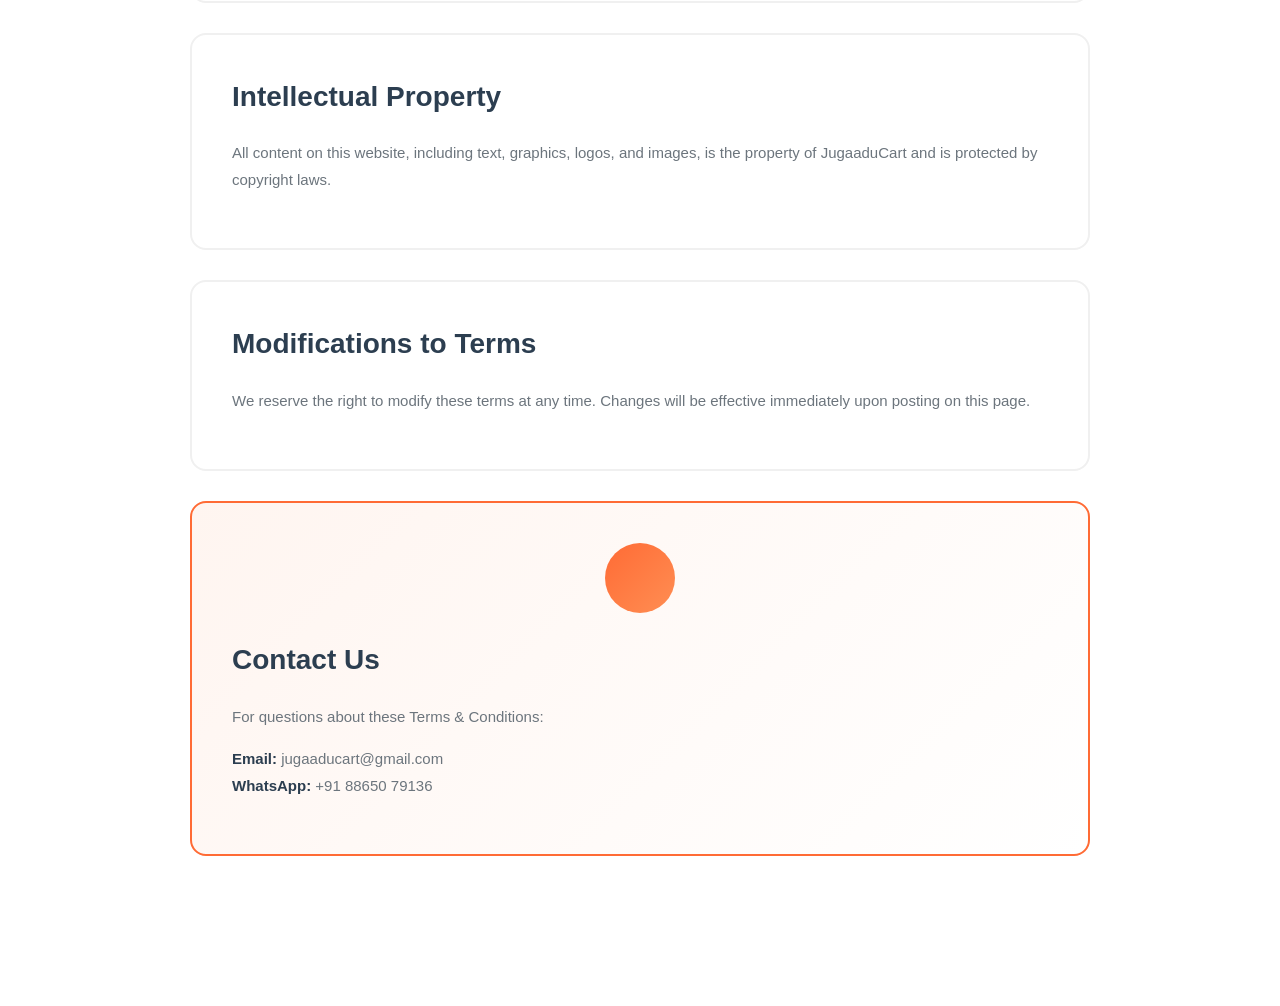
<file: terms.html>
<!DOCTYPE html>
<html lang="hi">
<head>
    <meta charset="UTF-8">
    <meta name="viewport" content="width=device-width, initial-scale=1.0">
    <title>Terms & Conditions - JugaaduCart</title>
    <!-- Same head as privacy.html -->
    <link rel="stylesheet" href="css/style.css">
    <link rel="stylesheet" href="css/responsive.css">
</head>
<body>
    <!-- Same header as privacy.html -->
    
    <main class="main-content">
        <section class="page-header">
            <div class="container">
                <div class="breadcrumb">
                    <a href="index.html"><i class="fas fa-home"></i> Home</a>
                    <span>/</span>
                    <span>Terms & Conditions</span>
                </div>
                <h1 class="page-title">Terms & Conditions</h1>
                <p class="page-subtitle">Last updated: January 2024</p>
            </div>
        </section>

        <section class="policy-section">
            <div class="container">
                <div class="policy-content">
                    
                    <div class="content-block">
                        <div class="block-icon">
                            <i class="fas fa-file-contract"></i>
                        </div>
                        <h2>Agreement to Terms</h2>
                        <p>
                            By accessing and using JugaaduCart, you accept and agree to be bound by the terms and conditions outlined in this agreement. If you do not agree to these terms, please do not use our website.
                        </p>
                    </div>

                    <div class="content-block">
                        <h2>Use of Website</h2>
                        <p>You agree to use this website only for lawful purposes and in a manner that does not infringe the rights of others.</p>
                        <ul class="bullet-list">
                            <li>You must be at least 18 years old to make a purchase</li>
                            <li>You must provide accurate and complete information</li>
                            <li>You are responsible for maintaining the confidentiality of your account</li>
                        </ul>
                    </div>

                    <div class="content-block">
                        <h2>Product Information</h2>
                        <p>
                            We strive to provide accurate product descriptions and images. However, we do not warrant that product descriptions, colors, or other content are accurate, complete, or error-free.
                        </p>
                    </div>

                    <div class="content-block">
                        <h2>Pricing and Payment</h2>
                        <ul class="check-list">
                            <li><i class="fas fa-check-circle"></i> All prices are listed in Indian Rupees (₹)</li>
                            <li><i class="fas fa-check-circle"></i> Prices are subject to change without notice</li>
                            <li><i class="fas fa-check-circle"></i> We accept Cash on Delivery (COD) with prepaid booking amount</li>
                            <li><i class="fas fa-check-circle"></i> Prepaid amount (₹30-50) is required to confirm COD orders</li>
                            <li><i class="fas fa-check-circle"></i> We reserve the right to refuse or cancel any order</li>
                        </ul>
                    </div>

                    <div class="content-block">
                        <h2>Order Acceptance</h2>
                        <p>
                            Your order is an offer to purchase products from us. We reserve the right to accept or reject your order for any reason, including:
                        </p>
                        <ul class="bullet-list">
                            <li>Product unavailability</li>
                            <li>Pricing errors</li>
                            <li>Suspected fraudulent activity</li>
                            <li>Delivery location restrictions</li>
                        </ul>
                    </div>

                    <div class="content-block">
                        <h2>Order Cancellation</h2>
                        <p><strong>By Customer:</strong></p>
                        <ul class="bullet-list">
                            <li>Orders can be cancelled within 24 hours of placement</li>
                            <li>Contact us via WhatsApp or email to cancel</li>
                            <li>Prepaid amount will be refunded (if applicable)</li>
                        </ul>
                        <p><strong>By JugaaduCart:</strong></p>
                        <ul class="bullet-list">
                            <li>We may cancel orders due to product unavailability</li>
                            <li>Full refund will be provided in case of cancellation by us</li>
                        </ul>
                    </div>

                    <div class="content-block">
                        <h2>Delivery</h2>
                        <ul class="check-list">
                            <li><i class="fas fa-check-circle"></i> Free delivery on all orders across India</li>
                            <li><i class="fas fa-check-circle"></i> Estimated delivery: 7-10 business days</li>
                            <li><i class="fas fa-check-circle"></i> Delivery times are estimates and not guaranteed</li>
                            <li><i class="fas fa-check-circle"></i> You must provide accurate delivery address</li>
                        </ul>
                    </div>

                    <div class="content-block">
                        <h2>Limitation of Liability</h2>
                        <p>
                            JugaaduCart shall not be liable for any indirect, incidental, special, or consequential damages arising from the use of our products or services.
                        </p>
                    </div>

                    <div class="content-block">
                        <h2>Intellectual Property</h2>
                        <p>
                            All content on this website, including text, graphics, logos, and images, is the property of JugaaduCart and is protected by copyright laws.
                        </p>
                    </div>

                    <div class="content-block">
                        <h2>Modifications to Terms</h2>
                        <p>
                            We reserve the right to modify these terms at any time. Changes will be effective immediately upon posting on this page.
                        </p>
                    </div>

                    <div class="content-block highlight-block">
                        <div class="block-icon">
                            <i class="fas fa-envelope"></i>
                        </div>
                        <h2>Contact Us</h2>
                        <p>For questions about these Terms & Conditions:</p>
                        <p>
                            <strong>Email:</strong> <a href="mailto:jugaaducart@gmail.com">jugaaducart@gmail.com</a><br>
                            <strong>WhatsApp:</strong> <a href="https://wa.me/918865079136">+91 88650 79136</a>
                        </p>
                    </div>

                </div>
            </div>
        </section>
    </main>

    <!-- Same footer as privacy.html -->
    <script src="js/main.js"></script>
</body>
</html>
</file>
<file: css/style.css>
/* ===== RESET & VARIABLES ===== */
* {
    margin: 0;
    padding: 0;
    box-sizing: border-box;
}

:root {
    /* NEW LIGHT & BRIGHT COLORS */
    --primary-orange: #FF6B35;
    --secondary-blue: #4A90E2;
    --accent-yellow: #FFC107;
    --success-green: #4CAF50;
    --sale-red: #FF3E4E;
    
    --bg-white: #FFFFFF;
    --bg-light: #F8F9FA;
    --bg-lighter: #F0F2F5;
    
    --text-dark: #2C3E50;
    --text-gray: #6C757D;
    --text-light: #95A5A6;
    
    --border-color: #E0E0E0;
    --border-light: #F0F0F0;
    
    /* Gradients */
    --gradient-orange: linear-gradient(135deg, #FF6B35 0%, #FF8E53 100%);
    --gradient-blue: linear-gradient(135deg, #4A90E2 0%, #5BA3F5 100%);
    --gradient-header: linear-gradient(135deg, #FF6B35 0%, #FF8E53 50%, #FFA500 100%);
    --gradient-footer: linear-gradient(180deg, #FFFFFF 0%, #F8F9FA 100%);
    
    /* Spacing */
    --container-width: 1200px;
    --section-padding: 80px 0;
    
    /* Shadows */
    --shadow-sm: 0 2px 8px rgba(0, 0, 0, 0.08);
    --shadow-md: 0 4px 16px rgba(0, 0, 0, 0.1);
    --shadow-lg: 0 8px 32px rgba(0, 0, 0, 0.12);
    --shadow-orange: 0 8px 32px rgba(255, 107, 53, 0.2);
    --shadow-blue: 0 8px 32px rgba(74, 144, 226, 0.2);
    
    /* Transitions */
    --transition: all 0.3s ease;
}

body {
    font-family: 'Poppins', sans-serif;
    background-color: var(--bg-white);
    color: var(--text-dark);
    line-height: 1.6;
    overflow-x: hidden;
}

.container {
    max-width: var(--container-width);
    margin: 0 auto;
    padding: 0 20px;
}

a {
    text-decoration: none;
    color: inherit;
    transition: var(--transition);
}

button {
    cursor: pointer;
    border: none;
    background: none;
    font-family: inherit;
}

img {
    max-width: 100%;
    height: auto;
    display: block;
}

/* ===== HEADER ===== */
.header {
    position: sticky;
    top: 0;
    z-index: 1000;
    background: var(--bg-white);
    box-shadow: var(--shadow-md);
}

/* Top Bar - BRIGHT ORANGE GRADIENT */
.top-bar {
    background: var(--gradient-header);
    padding: 10px 0;
    font-size: 14px;
}

.top-bar-content {
    display: flex;
    justify-content: space-between;
    align-items: center;
}

.top-left {
    display: flex;
    align-items: center;
    gap: 8px;
    color: var(--bg-white);
    font-weight: 500;
}

.top-left i {
    color: var(--bg-white);
    font-size: 16px;
    animation: truck-bounce 2s infinite;
}

@keyframes truck-bounce {
    0%, 100% { transform: translateY(0); }
    50% { transform: translateY(-3px); }
}

.top-right {
    display: flex;
    gap: 20px;
}

.top-link {
    display: flex;
    align-items: center;
    gap: 5px;
    color: var(--bg-white);
    font-size: 13px;
    font-weight: 500;
    padding: 5px 12px;
    border-radius: 20px;
    transition: var(--transition);
}

.top-link:hover {
    background: rgba(255, 255, 255, 0.2);
    transform: translateY(-2px);
}

/* Navbar - WHITE BACKGROUND */
.navbar {
    padding: 15px 0;
    background: var(--bg-white);
}

.nav-wrapper {
    display: flex;
    align-items: center;
    justify-content: space-between;
    gap: 30px;
}

/* Logo - COLORFUL */
.logo a {
    display: flex;
    align-items: center;
    gap: 10px;
    font-size: 26px;
    font-weight: 800;
    color: var(--text-dark);
}

.logo i {
    font-size: 32px;
    color: var(--primary-orange);
    animation: cart-wiggle 3s infinite;
}

@keyframes cart-wiggle {
    0%, 100% { transform: rotate(0deg); }
    25% { transform: rotate(-5deg); }
    75% { transform: rotate(5deg); }
}

.logo-text .highlight {
    background: var(--gradient-orange);
    -webkit-background-clip: text;
    -webkit-text-fill-color: transparent;
    background-clip: text;
}

/* Search Bar - LIGHT GRAY WITH BORDER */
.search-bar {
    flex: 1;
    max-width: 500px;
    display: flex;
    background: var(--bg-light);
    border-radius: 30px;
    overflow: hidden;
    border: 2px solid var(--border-color);
    transition: var(--transition);
}

.search-bar:focus-within {
    border-color: var(--primary-orange);
    box-shadow: 0 0 0 4px rgba(255, 107, 53, 0.1);
    background: var(--bg-white);
}

.search-bar input {
    flex: 1;
    padding: 12px 20px;
    background: transparent;
    border: none;
    color: var(--text-dark);
    font-size: 15px;
}

.search-bar input::placeholder {
    color: var(--text-gray);
}

.search-bar input:focus {
    outline: none;
}

.search-btn {
    padding: 0 25px;
    background: var(--gradient-orange);
    color: var(--bg-white);
    font-size: 16px;
    transition: var(--transition);
}

.search-btn:hover {
    background: var(--gradient-blue);
    transform: scale(1.05);
}

/* Nav Icons - COLORFUL */
.nav-icons {
    display: flex;
    align-items: center;
    gap: 20px;
}

.nav-icon {
    position: relative;
    font-size: 26px;
    color: var(--text-dark);
    transition: var(--transition);
    padding: 8px;
    border-radius: 50%;
}

.nav-icon:hover {
    color: var(--primary-orange);
    background: var(--bg-light);
    transform: scale(1.15);
}

.cart-count {
    position: absolute;
    top: 0;
    right: 0;
    background: var(--gradient-orange);
    color: var(--bg-white);
    font-size: 11px;
    font-weight: 700;
    min-width: 20px;
    height: 20px;
    border-radius: 10px;
    display: flex;
    align-items: center;
    justify-content: center;
    padding: 0 6px;
    box-shadow: var(--shadow-orange);
    animation: badge-pulse 2s infinite;
}

@keyframes badge-pulse {
    0%, 100% { transform: scale(1); }
    50% { transform: scale(1.1); }
}

.mobile-menu-btn {
    display: none;
    font-size: 26px;
    color: var(--text-dark);
    padding: 8px;
    border-radius: 8px;
    transition: var(--transition);
}

.mobile-menu-btn:hover {
    background: var(--bg-light);
    color: var(--primary-orange);
}

/* Navigation Links - BRIGHT */
.nav-links {
    display: flex;
    gap: 5px;
    margin-top: 15px;
    padding-top: 15px;
    border-top: 2px solid var(--border-light);
}

.nav-link {
    color: var(--text-dark);
    font-weight: 600;
    font-size: 15px;
    position: relative;
    padding: 8px 16px;
    border-radius: 25px;
    transition: var(--transition);
}

.nav-link:hover {
    background: var(--bg-light);
    color: var(--primary-orange);
}

.nav-link.active {
    background: var(--gradient-orange);
    color: var(--bg-white);
    box-shadow: var(--shadow-orange);
}

/* ===== MAIN CONTENT ===== */
.main-content {
    min-height: calc(100vh - 400px);
    padding: 40px 0;
    background: var(--bg-white);
}

/* ===== FOOTER - LIGHT GRADIENT ===== */
.footer {
    background: var(--gradient-footer);
    padding: 60px 0 20px;
    margin-top: 80px;
    border-top: 3px solid var(--primary-orange);
    box-shadow: 0 -4px 20px rgba(0, 0, 0, 0.05);
}

.footer-content {
    display: grid;
    grid-template-columns: repeat(4, 1fr);
    gap: 40px;
    margin-bottom: 40px;
}

.footer-col h3 {
    background: var(--gradient-orange);
    -webkit-background-clip: text;
    -webkit-text-fill-color: transparent;
    background-clip: text;
    font-size: 26px;
    margin-bottom: 15px;
    font-weight: 800;
}

.footer-col h4 {
    color: var(--text-dark);
    font-size: 18px;
    margin-bottom: 20px;
    font-weight: 700;
}

.footer-desc {
    color: var(--text-gray);
    font-size: 14px;
    line-height: 1.8;
    margin-bottom: 20px;
}

/* Social Links - COLORFUL ICONS */
.social-links {
    display: flex;
    gap: 12px;
}

.social-icon {
    width: 45px;
    height: 45px;
    border-radius: 50%;
    display: flex;
    align-items: center;
    justify-content: center;
    font-size: 20px;
    color: var(--bg-white);
    transition: var(--transition);
    box-shadow: var(--shadow-sm);
}

.social-icon:nth-child(1) {
    background: linear-gradient(135deg, #F58529 0%, #DD2A7B 50%, #8134AF 100%);
}

.social-icon:nth-child(2) {
    background: #25D366;
}

.social-icon:nth-child(3) {
    background: var(--gradient-blue);
}

.social-icon:hover {
    transform: translateY(-5px) scale(1.1);
    box-shadow: var(--shadow-lg);
}

/* Footer Links */
.footer-links {
    list-style: none;
}

.footer-links li {
    margin-bottom: 12px;
}

.footer-links a {
    color: var(--text-gray);
    font-size: 14px;
    font-weight: 500;
    transition: var(--transition);
    display: inline-block;
}

.footer-links a:hover {
    color: var(--primary-orange);
    transform: translateX(5px);
}

/* Footer Contact */
.footer-contact {
    list-style: none;
}

.footer-contact li {
    display: flex;
    align-items: center;
    gap: 12px;
    margin-bottom: 15px;
    font-size: 14px;
    color: var(--text-gray);
    font-weight: 500;
}

.footer-contact i {
    color: var(--primary-orange);
    font-size: 18px;
    width: 24px;
}

.footer-contact a:hover {
    color: var(--primary-orange);
}

/* Footer Bottom */
.footer-bottom {
    text-align: center;
    padding-top: 30px;
    border-top: 2px solid var(--border-light);
}

.footer-bottom p {
    color: var(--text-gray);
    font-size: 14px;
    margin: 5px 0;
    font-weight: 500;
}

.footer-credit {
    background: var(--gradient-orange);
    -webkit-background-clip: text;
    -webkit-text-fill-color: transparent;
    background-clip: text;
    font-weight: 600;
}

/* ===== WHATSAPP FLOATING BUTTON - BIGGER & BRIGHTER ===== */
.whatsapp-float {
    position: fixed;
    bottom: 30px;
    right: 30px;
    width: 65px;
    height: 65px;
    background: linear-gradient(135deg, #25D366 0%, #128C7E 100%);
    border-radius: 50%;
    display: flex;
    align-items: center;
    justify-content: center;
    font-size: 36px;
    color: var(--bg-white);
    box-shadow: 0 8px 32px rgba(37, 211, 102, 0.4);
    z-index: 999;
    transition: var(--transition);
    animation: whatsapp-pulse 2.5s infinite;
}

.whatsapp-float:hover {
    transform: scale(1.15) rotate(5deg);
    box-shadow: 0 12px 48px rgba(37, 211, 102, 0.6);
}

@keyframes whatsapp-pulse {
    0%, 100% {
        box-shadow: 0 8px 32px rgba(37, 211, 102, 0.4);
    }
    50% {
        box-shadow: 0 8px 32px rgba(37, 211, 102, 0.4), 
                    0 0 0 15px rgba(37, 211, 102, 0.1),
                    0 0 0 30px rgba(37, 211, 102, 0.05);
    }
}

/* ===== SCROLL TO TOP - COLORFUL ===== */
.scroll-top {
    position: fixed;
    bottom: 30px;
    left: 30px;
    width: 55px;
    height: 55px;
    background: var(--gradient-blue);
    border-radius: 50%;
    display: none;
    align-items: center;
    justify-content: center;
    font-size: 22px;
    color: var(--bg-white);
    box-shadow: var(--shadow-blue);
    z-index: 998;
    transition: var(--transition);
}

.scroll-top.active {
    display: flex;
}

.scroll-top:hover {
    background: var(--gradient-orange);
    transform: translateY(-8px) scale(1.1);
    box-shadow: var(--shadow-orange);
}
/* ===== HOMEPAGE STYLES ===== */

/* Common Section Styles */
section {
    padding: 80px 0;
}

.section-header {
    text-align: center;
    margin-bottom: 50px;
}

.section-title {
    font-size: 36px;
    font-weight: 800;
    color: var(--text-dark);
    margin-bottom: 10px;
    position: relative;
    display: inline-block;
}

.section-title::after {
    content: '';
    position: absolute;
    bottom: -10px;
    left: 50%;
    transform: translateX(-50%);
    width: 80px;
    height: 4px;
    background: var(--gradient-orange);
    border-radius: 2px;
}

.section-subtitle {
    font-size: 16px;
    color: var(--text-gray);
    margin-top: 15px;
}

.section-footer {
    text-align: center;
    margin-top: 40px;
}

/* Gradient Text */
.gradient-text {
    background: var(--gradient-orange);
    -webkit-background-clip: text;
    -webkit-text-fill-color: transparent;
    background-clip: text;
}

/* ===== HERO SECTION ===== */
.hero-section {
    padding: 60px 0 80px;
    background: linear-gradient(135deg, #FFF5F0 0%, #FFFFFF 100%);
}

.hero-content {
    display: grid;
    grid-template-columns: 1fr 1fr;
    gap: 60px;
    align-items: center;
}

.hero-text {
    animation: fadeInLeft 0.8s ease;
}

@keyframes fadeInLeft {
    from {
        opacity: 0;
        transform: translateX(-30px);
    }
    to {
        opacity: 1;
        transform: translateX(0);
    }
}

.hero-badge {
    display: inline-flex;
    align-items: center;
    gap: 8px;
    background: var(--gradient-orange);
    color: var(--bg-white);
    padding: 10px 20px;
    border-radius: 30px;
    font-size: 14px;
    font-weight: 600;
    margin-bottom: 20px;
    box-shadow: var(--shadow-orange);
}

.hero-badge i {
    animation: bolt-flash 2s infinite;
}

@keyframes bolt-flash {
    0%, 100% { opacity: 1; }
    50% { opacity: 0.5; }
}

.hero-title {
    font-size: 56px;
    font-weight: 900;
    line-height: 1.2;
    color: var(--text-dark);
    margin-bottom: 20px;
}

.hero-description {
    font-size: 18px;
    color: var(--text-gray);
    line-height: 1.8;
    margin-bottom: 30px;
}

.hero-buttons {
    display: flex;
    gap: 15px;
    margin-bottom: 40px;
}

/* Buttons */
.btn {
    display: inline-flex;
    align-items: center;
    gap: 10px;
    padding: 14px 30px;
    border-radius: 30px;
    font-size: 16px;
    font-weight: 600;
    transition: var(--transition);
    text-align: center;
}

.btn-primary {
    background: var(--gradient-orange);
    color: var(--bg-white);
    box-shadow: var(--shadow-orange);
}

.btn-primary:hover {
    transform: translateY(-3px);
    box-shadow: 0 12px 40px rgba(255, 107, 53, 0.3);
}

.btn-secondary {
    background: var(--bg-white);
    color: var(--primary-orange);
    border: 2px solid var(--primary-orange);
}

.btn-secondary:hover {
    background: var(--primary-orange);
    color: var(--bg-white);
    transform: translateY(-3px);
}

.btn-outline {
    background: transparent;
    color: var(--text-dark);
    border: 2px solid var(--border-color);
}

.btn-outline:hover {
    background: var(--gradient-orange);
    color: var(--bg-white);
    border-color: var(--primary-orange);
}

/* Hero Stats */
.hero-stats {
    display: flex;
    gap: 40px;
}

.stat-item {
    display: flex;
    align-items: center;
    gap: 12px;
}

.stat-item i {
    font-size: 32px;
    color: var(--primary-orange);
}

.stat-item strong {
    display: block;
    font-size: 24px;
    font-weight: 800;
    color: var(--text-dark);
}

.stat-item span {
    display: block;
    font-size: 13px;
    color: var(--text-gray);
}

/* Hero Image */
.hero-image {
    animation: fadeInRight 0.8s ease;
}

@keyframes fadeInRight {
    from {
        opacity: 0;
        transform: translateX(30px);
    }
    to {
        opacity: 1;
        transform: translateX(0);
    }
}

.hero-image-wrapper {
    position: relative;
    border-radius: 20px;
    overflow: hidden;
    box-shadow: var(--shadow-lg);
}

.hero-image-wrapper img {
    width: 100%;
    height: auto;
    display: block;
}

.hero-badge-float {
    position: absolute;
    background: var(--bg-white);
    padding: 12px 20px;
    border-radius: 50px;
    display: flex;
    align-items: center;
    gap: 10px;
    font-size: 14px;
    font-weight: 600;
    box-shadow: var(--shadow-md);
    animation: float 3s ease-in-out infinite;
}

@keyframes float {
    0%, 100% { transform: translateY(0); }
    50% { transform: translateY(-10px); }
}

.hero-badge-float i {
    font-size: 18px;
}

.badge-1 {
    top: 20px;
    right: 20px;
    color: var(--success-green);
    animation-delay: 0s;
}

.badge-2 {
    bottom: 100px;
    left: 20px;
    color: var(--secondary-blue);
    animation-delay: 1s;
}

.badge-3 {
    top: 50%;
    right: -20px;
    background: var(--gradient-orange);
    color: var(--bg-white);
    animation-delay: 2s;
}

/* ===== CATEGORIES SECTION ===== */
.categories-section {
    background: var(--bg-white);
}

.categories-grid {
    display: grid;
    grid-template-columns: repeat(auto-fit, minmax(180px, 1fr));
    gap: 25px;
}

.category-card {
    background: var(--bg-light);
    padding: 30px 20px;
    border-radius: 16px;
    text-align: center;
    transition: var(--transition);
    border: 2px solid transparent;
}

.category-card:hover {
    background: var(--bg-white);
    border-color: var(--primary-orange);
    transform: translateY(-5px);
    box-shadow: var(--shadow-orange);
}

.category-icon {
    width: 80px;
    height: 80px;
    background: var(--gradient-orange);
    border-radius: 50%;
    display: flex;
    align-items: center;
    justify-content: center;
    margin: 0 auto 20px;
    font-size: 32px;
    color: var(--bg-white);
    transition: var(--transition);
}

.category-card:hover .category-icon {
    transform: scale(1.1) rotate(5deg);
}

.category-card h3 {
    font-size: 18px;
    font-weight: 700;
    color: var(--text-dark);
    margin-bottom: 8px;
}

.category-count {
    font-size: 14px;
    color: var(--text-gray);
}

/* ===== PRODUCTS GRID ===== */
.products-grid {
    display: grid;
    grid-template-columns: repeat(auto-fill, minmax(280px, 1fr));
    gap: 30px;
}

.loading {
    grid-column: 1 / -1;
    text-align: center;
    padding: 60px 20px;
    font-size: 18px;
    color: var(--text-gray);
}

.loading i {
    font-size: 32px;
    color: var(--primary-orange);
    margin-bottom: 10px;
}

/* ===== PRODUCT CARD - COMPLETE & FIXED ===== */
.product-card {
    background: var(--bg-white);
    border-radius: 16px;
    overflow: hidden;
    transition: var(--transition);
    border: 2px solid var(--border-light);
    position: relative;
    display: flex;
    flex-direction: column;
    height: 100%;
}

.product-card:hover {
    transform: translateY(-8px);
    box-shadow: var(--shadow-lg);
    border-color: var(--primary-orange);
}

/* Product Badges */
.product-badges {
    position: absolute;
    top: 15px;
    left: 15px;
    z-index: 10;
    display: flex;
    flex-direction: column;
    gap: 8px;
}

.badge {
    padding: 6px 12px;
    border-radius: 20px;
    font-size: 12px;
    font-weight: 700;
    color: var(--bg-white);
    display: inline-block;
}

.badge-sale {
    background: var(--sale-red);
}

.badge-trending {
    background: var(--accent-yellow);
    color: var(--text-dark);
}

/* Product Image */
.product-image {
    position: relative;
    overflow: hidden;
    aspect-ratio: 1;
    background: var(--bg-light);
    display: block;
}

.product-image img {
    width: 100%;
    height: 100%;
    object-fit: cover;
    transition: var(--transition);
    display: block;
}

.product-card:hover .product-image img {
    transform: scale(1.1);
}

/* Product Info */
.product-info {
    padding: 20px;
    display: flex;
    flex-direction: column;
    flex: 1;
}

.product-category {
    font-size: 12px;
    color: var(--text-gray);
    text-transform: uppercase;
    letter-spacing: 1px;
    margin-bottom: 8px;
    font-weight: 600;
}

.product-name {
    font-size: 16px;
    font-weight: 700;
    color: var(--text-dark);
    margin-bottom: 12px;
    line-height: 1.4;
    display: -webkit-box;
    -webkit-line-clamp: 2;
    line-clamp: 2;
    -webkit-box-orient: vertical;
    overflow: hidden;
    min-height: 44px;
}

.product-rating {
    display: flex;
    align-items: center;
    gap: 8px;
    margin-bottom: 12px;
}

.stars {
    color: var(--accent-yellow);
    font-size: 14px;
    letter-spacing: 2px;
}

.rating-count {
    font-size: 13px;
    color: var(--text-gray);
}

.product-price {
    display: flex;
    align-items: center;
    gap: 10px;
    margin-bottom: 15px;
    flex-wrap: wrap;
}

.price-current {
    font-size: 24px;
    font-weight: 800;
    color: var(--text-dark);
}

.price-original {
    font-size: 16px;
    color: var(--text-gray);
    text-decoration: line-through;
}

.price-discount {
    font-size: 14px;
    color: var(--success-green);
    font-weight: 600;
}

/* Product Actions (Buttons) */
.product-actions {
    display: flex;
    gap: 10px;
    width: 100%;
    margin-top: auto;
}

.btn-cart {
    flex: 1;
    background: var(--gradient-orange);
    color: var(--bg-white);
    padding: 12px 10px;
    border-radius: 10px;
    font-weight: 600;
    font-size: 14px;
    transition: var(--transition);
    display: flex;
    align-items: center;
    justify-content: center;
    gap: 8px;
    border: none;
    cursor: pointer;
}

.btn-cart:hover {
    transform: scale(1.05);
    box-shadow: var(--shadow-orange);
}

.btn-view {
    background: var(--bg-light);
    color: var(--text-dark);
    padding: 12px 15px;
    border-radius: 10px;
    font-weight: 600;
    font-size: 14px;
    transition: var(--transition);
    display: flex;
    align-items: center;
    justify-content: center;
}

.btn-view:hover {
    background: var(--secondary-blue);
    color: var(--bg-white);
}

/* ===== FEATURES SECTION ===== */
.features-section {
    background: var(--bg-light);
}

.features-grid {
    display: grid;
    grid-template-columns: repeat(auto-fit, minmax(250px, 1fr));
    gap: 30px;
}

.feature-card {
    background: var(--bg-white);
    padding: 40px 30px;
    border-radius: 16px;
    text-align: center;
    transition: var(--transition);
    border: 2px solid transparent;
}

.feature-card:hover {
    border-color: var(--primary-orange);
    transform: translateY(-5px);
    box-shadow: var(--shadow-md);
}

.feature-icon {
    width: 80px;
    height: 80px;
    background: var(--gradient-orange);
    border-radius: 50%;
    display: flex;
    align-items: center;
    justify-content: center;
    margin: 0 auto 20px;
    font-size: 36px;
    color: var(--bg-white);
    transition: var(--transition);
}

.feature-card:hover .feature-icon {
    transform: scale(1.1) rotate(10deg);
}

.feature-card h3 {
    font-size: 20px;
    font-weight: 700;
    color: var(--text-dark);
    margin-bottom: 12px;
}

.feature-card p {
    font-size: 14px;
    color: var(--text-gray);
    line-height: 1.6;
}

/* ===== INSTAGRAM SECTION ===== */
.instagram-section {
    background: linear-gradient(135deg, #F58529 0%, #DD2A7B 50%, #8134AF 100%);
    padding: 60px 0;
}

.instagram-section .section-title,
.instagram-section .section-subtitle {
    color: var(--bg-white);
}

.instagram-cta {
    background: var(--bg-white);
    padding: 40px;
    border-radius: 20px;
    display: flex;
    align-items: center;
    gap: 30px;
    transition: var(--transition);
    max-width: 800px;
    margin: 0 auto;
}

.instagram-cta:hover {
    transform: translateY(-5px);
    box-shadow: 0 20px 60px rgba(0, 0, 0, 0.3);
}

.instagram-icon {
    width: 80px;
    height: 80px;
    background: linear-gradient(135deg, #F58529 0%, #DD2A7B 50%, #8134AF 100%);
    border-radius: 20px;
    display: flex;
    align-items: center;
    justify-content: center;
    font-size: 40px;
    color: var(--bg-white);
    flex-shrink: 0;
}

.instagram-text {
    flex: 1;
}

.instagram-text h3 {
    font-size: 24px;
    font-weight: 800;
    color: var(--text-dark);
    margin-bottom: 8px;
}

.instagram-text p {
    font-size: 14px;
    color: var(--text-gray);
}

.instagram-button {
    background: var(--gradient-orange);
    color: var(--bg-white);
    padding: 14px 30px;
    border-radius: 30px;
    font-weight: 600;
    display: flex;
    align-items: center;
    gap: 10px;
    flex-shrink: 0;
}
/* ===== PRODUCT SLIDER SECTION ===== */
.slider-section {
    background: linear-gradient(135deg, #FFF5F0 0%, #FFFFFF 100%);
    padding: 80px 0;
    overflow: hidden;
}

.slider-wrapper {
    position: relative;
    max-width: 100%;
    margin: 0 auto;
}

.slider-container {
    overflow: hidden;
    border-radius: 20px;
    position: relative;
}

.slider-track {
    display: flex;
    transition: transform 0.6s cubic-bezier(0.4, 0, 0.2, 1);
    will-change: transform;
}

.slider-loading {
    width: 100%;
    text-align: center;
    padding: 100px 20px;
    color: var(--text-gray);
    font-size: 18px;
}

.slider-loading i {
    font-size: 32px;
    color: var(--primary-orange);
    margin-right: 10px;
}

/* Individual Slide */
.slide {
    min-width: 100%;
    padding: 0 10px;
    box-sizing: border-box;
}

.slide-card {
    background: var(--bg-white);
    border-radius: 20px;
    overflow: hidden;
    box-shadow: var(--shadow-lg);
    display: grid;
    grid-template-columns: 1fr 1fr;
    min-height: 400px;
    border: 3px solid transparent;
    transition: var(--transition);
}

.slide-card:hover {
    border-color: var(--primary-orange);
}

/* Slide Content (Left) */
.slide-content {
    padding: 50px 40px;
    display: flex;
    flex-direction: column;
    justify-content: center;
}

.slide-tag {
    display: inline-flex;
    align-items: center;
    gap: 8px;
    background: var(--gradient-orange);
    color: var(--bg-white);
    padding: 8px 18px;
    border-radius: 25px;
    font-size: 13px;
    font-weight: 700;
    margin-bottom: 20px;
    width: fit-content;
    box-shadow: var(--shadow-orange);
    animation: tag-shake 2s infinite;
}

@keyframes tag-shake {
    0%, 100% { transform: rotate(0deg); }
    25% { transform: rotate(-2deg); }
    75% { transform: rotate(2deg); }
}

.slide-category {
    font-size: 13px;
    color: var(--text-gray);
    text-transform: uppercase;
    letter-spacing: 2px;
    margin-bottom: 10px;
    font-weight: 600;
}

.slide-title {
    font-size: 36px;
    font-weight: 800;
    color: var(--text-dark);
    line-height: 1.2;
    margin-bottom: 15px;
}

.slide-description {
    font-size: 15px;
    color: var(--text-gray);
    line-height: 1.7;
    margin-bottom: 20px;
}

.slide-features {
    display: flex;
    flex-wrap: wrap;
    gap: 10px;
    margin-bottom: 25px;
}

.slide-feature {
    background: var(--bg-light);
    padding: 6px 14px;
    border-radius: 20px;
    font-size: 12px;
    color: var(--text-dark);
    font-weight: 600;
    border: 1px solid var(--border-color);
}

.slide-feature i {
    color: var(--success-green);
    margin-right: 5px;
}

.slide-price-row {
    display: flex;
    align-items: center;
    gap: 15px;
    margin-bottom: 25px;
}

.slide-price {
    font-size: 42px;
    font-weight: 900;
    background: var(--gradient-orange);
    -webkit-background-clip: text;
    -webkit-text-fill-color: transparent;
    background-clip: text;
}

.slide-mrp {
    font-size: 22px;
    color: var(--text-gray);
    text-decoration: line-through;
}

.slide-save {
    background: var(--success-green);
    color: var(--bg-white);
    padding: 5px 12px;
    border-radius: 15px;
    font-size: 13px;
    font-weight: 700;
}

.slide-buttons {
    display: flex;
    gap: 12px;
}

.slide-btn-primary {
    background: var(--gradient-orange);
    color: var(--bg-white);
    padding: 14px 30px;
    border-radius: 30px;
    font-size: 15px;
    font-weight: 700;
    transition: var(--transition);
    display: inline-flex;
    align-items: center;
    gap: 10px;
    box-shadow: var(--shadow-orange);
}

.slide-btn-primary:hover {
    transform: translateY(-3px) scale(1.05);
    box-shadow: 0 12px 40px rgba(255, 107, 53, 0.4);
}

.slide-btn-secondary {
    background: var(--bg-white);
    color: var(--text-dark);
    padding: 14px 30px;
    border-radius: 30px;
    font-size: 15px;
    font-weight: 700;
    border: 2px solid var(--border-color);
    transition: var(--transition);
    display: inline-flex;
    align-items: center;
    gap: 10px;
}

.slide-btn-secondary:hover {
    border-color: var(--primary-orange);
    color: var(--primary-orange);
    transform: translateY(-3px);
}

/* Slide Image (Right) */
.slide-image {
    position: relative;
    background: linear-gradient(135deg, #FFE5D9 0%, #FFF5F0 100%);
    display: flex;
    align-items: center;
    justify-content: center;
    padding: 40px;
    overflow: hidden;
}

.slide-image::before {
    content: '';
    position: absolute;
    width: 300px;
    height: 300px;
    background: var(--gradient-orange);
    border-radius: 50%;
    opacity: 0.1;
    top: 50%;
    left: 50%;
    transform: translate(-50%, -50%);
    animation: pulse-bg 3s infinite;
}

@keyframes pulse-bg {
    0%, 100% { transform: translate(-50%, -50%) scale(1); }
    50% { transform: translate(-50%, -50%) scale(1.1); }
}

.slide-image img {
    max-width: 80%;
    max-height: 350px;
    object-fit: contain;
    position: relative;
    z-index: 2;
    filter: drop-shadow(0 20px 40px rgba(0, 0, 0, 0.15));
    animation: float-image 3s ease-in-out infinite;
}

@keyframes float-image {
    0%, 100% { transform: translateY(0) rotate(-2deg); }
    50% { transform: translateY(-15px) rotate(2deg); }
}

.slide-discount-badge {
    position: absolute;
    top: 30px;
    right: 30px;
    background: var(--sale-red);
    color: var(--bg-white);
    width: 80px;
    height: 80px;
    border-radius: 50%;
    display: flex;
    flex-direction: column;
    align-items: center;
    justify-content: center;
    font-weight: 800;
    box-shadow: var(--shadow-lg);
    z-index: 3;
    animation: badge-rotate 4s linear infinite;
}

@keyframes badge-rotate {
    from { transform: rotate(0deg); }
    to { transform: rotate(360deg); }
}

.slide-discount-badge span:first-child {
    font-size: 24px;
}

.slide-discount-badge span:last-child {
    font-size: 11px;
}

/* Slider Navigation Buttons */
.slider-btn {
    position: absolute;
    top: 50%;
    transform: translateY(-50%);
    width: 50px;
    height: 50px;
    background: var(--bg-white);
    border-radius: 50%;
    display: flex;
    align-items: center;
    justify-content: center;
    font-size: 18px;
    color: var(--text-dark);
    box-shadow: var(--shadow-md);
    z-index: 10;
    transition: var(--transition);
    cursor: pointer;
}

.slider-btn:hover {
    background: var(--gradient-orange);
    color: var(--bg-white);
    transform: translateY(-50%) scale(1.1);
    box-shadow: var(--shadow-orange);
}

.slider-prev {
    left: -25px;
}

.slider-next {
    right: -25px;
}

/* Slider Dots */
.slider-dots {
    display: flex;
    justify-content: center;
    gap: 10px;
    margin-top: 25px;
}

.slider-dot {
    width: 12px;
    height: 12px;
    border-radius: 50%;
    background: var(--border-color);
    cursor: pointer;
    transition: var(--transition);
    border: none;
}

.slider-dot.active {
    background: var(--gradient-orange);
    width: 40px;
    border-radius: 6px;
}

.slider-dot:hover {
    background: var(--primary-orange);
    transform: scale(1.2);
}

/* ===== RESPONSIVE SLIDER ===== */
@media (max-width: 768px) {
    .slide-card {
        grid-template-columns: 1fr;
        min-height: auto;
    }
    
    .slide-content {
        padding: 30px 25px;
        order: 2;
    }
    
    .slide-image {
        order: 1;
        padding: 30px;
        min-height: 250px;
    }
    
    .slide-image img {
        max-height: 200px;
    }
    
    .slide-title {
        font-size: 24px;
    }
    
    .slide-price {
        font-size: 32px;
    }
    
    .slide-mrp {
        font-size: 18px;
    }
    
    .slide-buttons {
        flex-direction: column;
    }
    
    .slide-btn-primary,
    .slide-btn-secondary {
        width: 100%;
        justify-content: center;
    }
    
    .slider-prev {
        left: 10px;
    }
    
    .slider-next {
        right: 10px;
    }
    
    .slider-btn {
        width: 40px;
        height: 40px;
        font-size: 14px;
    }
    
    .slide-discount-badge {
        width: 60px;
        height: 60px;
        top: 15px;
        right: 15px;
    }
    
    .slide-discount-badge span:first-child {
        font-size: 18px;
    }
    
    .slide-discount-badge span:last-child {
        font-size: 9px;
    }
}

@media (max-width: 480px) {
    .slide-content {
        padding: 20px 15px;
    }
    
    .slide-title {
        font-size: 20px;
    }
    
    .slide-description {
        font-size: 13px;
    }
}
/* ===== PRODUCTS PAGE ===== */

.page-header {
    background: linear-gradient(135deg, #FFF5F0 0%, #FFFFFF 100%);
    padding: 5px 0;
    margin-bottom: 5px;
}

.breadcrumb {
    display: flex;
    align-items: center;
    gap: 10px;
    font-size: 14px;
    color: var(--text-gray);
    margin-bottom: 15px;
}

.breadcrumb a {
    color: var(--text-gray);
    transition: var(--transition);
}

.breadcrumb a:hover {
    color: var(--primary-orange);
}

.breadcrumb i {
    color: var(--primary-orange);
}

.page-title {
    font-size: 42px;
    font-weight: 800;
    color: var(--text-dark);
    margin-bottom: 10px;
}

.page-subtitle {
    font-size: 16px;
    color: var(--text-gray);
}

/* Products Layout */
.products-layout {
    display: grid;
    grid-template-columns: 280px 1fr;
    gap: 30px;
}

/* ===== FILTERS SIDEBAR ===== */
.filters-sidebar {
    background: var(--bg-white);
    border-radius: 16px;
    padding: 25px;
    position: sticky;
    top: 20px;
    max-height: calc(100vh - 40px);
    overflow-y: auto;
    border: 2px solid var(--border-light);
    align-self: flex-start;
}

/* Custom Scrollbar for Sidebar */
.filters-sidebar::-webkit-scrollbar {
    width: 6px;
}

.filters-sidebar::-webkit-scrollbar-track {
    background: var(--bg-light);
    border-radius: 10px;
}

.filters-sidebar::-webkit-scrollbar-thumb {
    background: var(--primary-orange);
    border-radius: 10px;
}

.filters-sidebar::-webkit-scrollbar-thumb:hover {
    background: #FF8E53;
}

.sidebar-header {
    display: flex;
    justify-content: space-between;
    align-items: center;
    margin-bottom: 25px;
    padding-bottom: 15px;
    border-bottom: 2px solid var(--border-light);
}

.sidebar-header h3 {
    font-size: 20px;
    font-weight: 700;
    color: var(--text-dark);
    display: flex;
    align-items: center;
    gap: 10px;
}

.sidebar-header i {
    color: var(--primary-orange);
}

.clear-filters {
    background: var(--bg-light);
    color: var(--text-gray);
    padding: 6px 12px;
    border-radius: 20px;
    font-size: 12px;
    font-weight: 600;
    transition: var(--transition);
    display: flex;
    align-items: center;
    gap: 5px;
}

.clear-filters:hover {
    background: var(--sale-red);
    color: var(--bg-white);
}

/* Filter Groups */
.filter-group {
    margin-bottom: 25px;
    padding-bottom: 20px;
    border-bottom: 1px solid var(--border-light);
}

.filter-group:last-child {
    border-bottom: none;
}

.filter-title {
    font-size: 15px;
    font-weight: 700;
    color: var(--text-dark);
    margin-bottom: 15px;
    display: flex;
    align-items: center;
    gap: 8px;
}

.filter-title i {
    color: var(--primary-orange);
    font-size: 14px;
}

.filter-options {
    display: flex;
    flex-direction: column;
    gap: 10px;
}

.filter-option {
    display: flex;
    align-items: center;
    justify-content: space-between;
    padding: 8px 12px;
    border-radius: 8px;
    cursor: pointer;
    transition: var(--transition);
    font-size: 14px;
    color: var(--text-dark);
}

.filter-option:hover {
    background: var(--bg-light);
}

.filter-option input[type="radio"],
.filter-option input[type="checkbox"] {
    margin-right: 10px;
    cursor: pointer;
    accent-color: var(--primary-orange);
}

.filter-option input:checked + span {
    font-weight: 600;
    color: var(--primary-orange);
}

.filter-option .count {
    background: var(--bg-light);
    color: var(--text-gray);
    padding: 2px 8px;
    border-radius: 12px;
    font-size: 11px;
    font-weight: 700;
}

/* ===== PRODUCTS AREA ===== */
.products-area {
    flex: 1;
}

/* Toolbar */
.products-toolbar {
    background: var(--bg-white);
    padding: 20px;
    border-radius: 12px;
    display: flex;
    justify-content: space-between;
    align-items: center;
    margin-bottom: 25px;
    border: 2px solid var(--border-light);
    flex-wrap: wrap;
    gap: 15px;
}

.toolbar-left {
    display: flex;
    align-items: center;
    gap: 20px;
}

.mobile-filter-btn {
    display: none;
    background: var(--gradient-orange);
    color: var(--bg-white);
    padding: 10px 20px;
    border-radius: 25px;
    font-weight: 600;
    font-size: 14px;
    gap: 8px;
    align-items: center;
}

.results-count {
    font-size: 14px;
    color: var(--text-gray);
}

.results-count strong {
    color: var(--text-dark);
    font-weight: 700;
}

.toolbar-right {
    display: flex;
    align-items: center;
    gap: 15px;
}

.toolbar-right label {
    font-size: 14px;
    font-weight: 600;
    color: var(--text-dark);
}

.sort-select {
    padding: 10px 15px;
    border: 2px solid var(--border-color);
    border-radius: 25px;
    font-size: 14px;
    font-weight: 500;
    color: var(--text-dark);
    background: var(--bg-white);
    cursor: pointer;
    transition: var(--transition);
}

.sort-select:focus {
    outline: none;
    border-color: var(--primary-orange);
}

.view-toggle {
    display: flex;
    gap: 5px;
    background: var(--bg-light);
    padding: 5px;
    border-radius: 25px;
}

.view-btn {
    width: 36px;
    height: 36px;
    border-radius: 50%;
    display: flex;
    align-items: center;
    justify-content: center;
    font-size: 14px;
    color: var(--text-gray);
    transition: var(--transition);
}

.view-btn.active {
    background: var(--gradient-orange);
    color: var(--bg-white);
}

.view-btn:hover {
    color: var(--primary-orange);
}

/* Active Filters */
.active-filters {
    display: flex;
    flex-wrap: wrap;
    gap: 10px;
    margin-bottom: 20px;
}

.filter-tag {
    background: var(--primary-orange);
    color: var(--bg-white);
    padding: 8px 15px;
    border-radius: 25px;
    font-size: 13px;
    font-weight: 600;
    display: flex;
    align-items: center;
    gap: 8px;
    animation: slideIn 0.3s ease;
}

.filter-tag i {
    cursor: pointer;
    transition: var(--transition);
}

.filter-tag i:hover {
    transform: scale(1.2);
}

@keyframes slideIn {
    from {
        opacity: 0;
        transform: translateY(-10px);
    }
    to {
        opacity: 1;
        transform: translateY(0);
    }
}

/* No Results */
.no-results {
    text-align: center;
    padding: 80px 20px;
    background: var(--bg-light);
    border-radius: 16px;
    margin-top: 20px;
}

.no-results i {
    font-size: 64px;
    color: var(--text-gray);
    margin-bottom: 20px;
}

.no-results h3 {
    font-size: 24px;
    font-weight: 700;
    color: var(--text-dark);
    margin-bottom: 10px;
}

.no-results p {
    font-size: 16px;
    color: var(--text-gray);
    margin-bottom: 25px;
}

/* List View */
.products-grid.list-view {
    grid-template-columns: 1fr;
}

.products-grid.list-view .product-card {
    display: grid;
    grid-template-columns: 200px 1fr;
    gap: 20px;
}

.products-grid.list-view .product-image {
    aspect-ratio: 1;
}

.products-grid.list-view .product-info {
    display: flex;
    flex-direction: column;
    justify-content: space-between;
}

.products-grid.list-view .product-actions {
    width: fit-content;
}

/* ===== RESPONSIVE - PRODUCTS PAGE ===== */
@media (max-width: 1024px) {
    .products-layout {
        grid-template-columns: 250px 1fr;
        gap: 20px;
    }
    
    .filters-sidebar {
        padding: 20px;
    }
}

@media (max-width: 768px) {
    .products-layout {
        grid-template-columns: 1fr;
    }
    
    .filters-sidebar {
        position: fixed;
        top: 0;
        left: -100%;
        width: 80%;
        max-width: 320px;
        height: 100vh;
        z-index: 9999;
        overflow-y: auto;
        transition: left 0.3s ease;
        box-shadow: var(--shadow-lg);
    }
    
    .filters-sidebar.active {
        left: 0;
    }
    
    .mobile-filter-btn {
        display: flex;
    }
    
    .products-toolbar {
        flex-direction: column;
        align-items: stretch;
    }
    
    .toolbar-left,
    .toolbar-right {
        width: 100%;
        justify-content: space-between;
    }
    
    .view-toggle {
        margin-left: auto;
    }
    
    .page-title {
        font-size: 32px;
    }
    
    .products-grid {
        grid-template-columns: repeat(auto-fill, minmax(160px, 1fr));
        gap: 15px;
    }
}

@media (max-width: 480px) {
    .products-grid {
        grid-template-columns: repeat(auto-fill, minmax(140px, 1fr));
        gap: 12px;
    }
    
    .product-name {
        font-size: 14px;
    }
    
    .price-current {
        font-size: 20px;
    }
    
    .product-actions {
        flex-direction: column;
    }
    
    .btn-cart,
    .btn-view {
        width: 100%;
    }
}

/* Sidebar Overlay for Mobile */
.sidebar-overlay {
    display: none;
    position: fixed;
    top: 0;
    left: 0;
    width: 100%;
    height: 100%;
    background: rgba(0, 0, 0, 0.5);
    z-index: 9998;
}

.sidebar-overlay.active {
    display: block;
}
/* ===== PRODUCT DETAIL PAGE ===== */

.breadcrumb-section {
    background: var(--bg-light);
    padding: 15px 0;
    margin-bottom: 30px;
}

.product-detail-section {
    padding: 40px 0;
}

.loading-detail {
    text-align: center;
    padding: 100px 20px;
    color: var(--text-gray);
}

.loading-detail i {
    font-size: 48px;
    color: var(--primary-orange);
    margin-bottom: 20px;
    display: block;
}

.loading-detail p {
    font-size: 18px;
}

/* Product Detail Layout */
.product-detail-layout {
    display: grid;
    grid-template-columns: 1fr 1fr;
    gap: 60px;
    margin-bottom: 60px;
}

/* ===== IMAGE GALLERY ===== */
.product-gallery {
    position: sticky;
    top: 100px;
    align-self: flex-start;
}

.main-image-container {
    position: relative;
    border-radius: 20px;
    overflow: hidden;
    background: var(--bg-light);
    margin-bottom: 20px;
    aspect-ratio: 1;
}

.main-image {
    width: 100%;
    height: 100%;
    object-fit: cover;
    transition: transform 0.3s ease;
    cursor: zoom-in;
}

.main-image:hover {
    transform: scale(1.1);
}

.product-badges-detail {
    position: absolute;
    top: 20px;
    left: 20px;
    z-index: 10;
    display: flex;
    flex-direction: column;
    gap: 10px;
}

.badge-large {
    padding: 10px 20px;
    border-radius: 25px;
    font-size: 14px;
    font-weight: 700;
    color: var(--bg-white);
}

.badge-sale-large {
    background: var(--sale-red);
}

.badge-trending-large {
    background: var(--accent-yellow);
    color: var(--text-dark);
}

/* Thumbnail Images */
.thumbnail-images {
    display: flex;
    gap: 15px;
    overflow-x: auto;
    padding-bottom: 10px;
}

.thumbnail-images::-webkit-scrollbar {
    height: 6px;
}

.thumbnail-images::-webkit-scrollbar-track {
    background: var(--bg-light);
    border-radius: 10px;
}

.thumbnail-images::-webkit-scrollbar-thumb {
    background: var(--primary-orange);
    border-radius: 10px;
}

.thumbnail {
    min-width: 80px;
    height: 80px;
    border-radius: 12px;
    overflow: hidden;
    cursor: pointer;
    border: 3px solid transparent;
    transition: var(--transition);
}

.thumbnail.active {
    border-color: var(--primary-orange);
}

.thumbnail:hover {
    border-color: var(--primary-orange);
    opacity: 0.8;
}

.thumbnail img {
    width: 100%;
    height: 100%;
    object-fit: cover;
}

/* ===== PRODUCT INFO ===== */
.product-detail-info {
    padding: 20px 0;
}

.product-detail-category {
    font-size: 13px;
    color: var(--text-gray);
    text-transform: uppercase;
    letter-spacing: 2px;
    margin-bottom: 10px;
    font-weight: 600;
}

.product-detail-title {
    font-size: 36px;
    font-weight: 800;
    color: var(--text-dark);
    line-height: 1.3;
    margin-bottom: 15px;
}

/* Rating & Reviews */
.product-detail-rating {
    display: flex;
    align-items: center;
    gap: 15px;
    margin-bottom: 20px;
    padding-bottom: 20px;
    border-bottom: 2px solid var(--border-light);
}

.rating-stars-large {
    display: flex;
    align-items: center;
    gap: 10px;
}

.stars-large {
    color: var(--accent-yellow);
    font-size: 20px;
    letter-spacing: 3px;
}

.rating-number {
    font-size: 18px;
    font-weight: 700;
    color: var(--text-dark);
}

.rating-reviews {
    color: var(--text-gray);
    font-size: 15px;
}

.rating-reviews:hover {
    color: var(--primary-orange);
    text-decoration: underline;
}

/* Price Section */
.product-detail-price {
    margin-bottom: 25px;
}

.price-row {
    display: flex;
    align-items: center;
    gap: 15px;
    margin-bottom: 10px;
}

.price-large {
    font-size: 48px;
    font-weight: 900;
    background: var(--gradient-orange);
    -webkit-background-clip: text;
    -webkit-text-fill-color: transparent;
    background-clip: text;
}

.mrp-large {
    font-size: 28px;
    color: var(--text-gray);
    text-decoration: line-through;
}

.discount-large {
    background: var(--success-green);
    color: var(--bg-white);
    padding: 8px 16px;
    border-radius: 20px;
    font-size: 16px;
    font-weight: 700;
}

.savings-text {
    color: var(--success-green);
    font-size: 16px;
    font-weight: 600;
}

/* Stock Status */
.stock-status {
    display: inline-flex;
    align-items: center;
    gap: 8px;
    padding: 10px 20px;
    background: var(--bg-light);
    border-radius: 25px;
    font-size: 14px;
    font-weight: 600;
    margin-bottom: 25px;
}

.stock-status.in-stock {
    background: rgba(76, 175, 80, 0.1);
    color: var(--success-green);
}

.stock-status.out-of-stock {
    background: rgba(255, 62, 78, 0.1);
    color: var(--sale-red);
}

.stock-dot {
    width: 8px;
    height: 8px;
    border-radius: 50%;
    background: currentColor;
    animation: pulse-dot 2s infinite;
}

@keyframes pulse-dot {
    0%, 100% { opacity: 1; }
    50% { opacity: 0.5; }
}

/* Product Description */
.product-description {
    margin-bottom: 30px;
}

.description-title {
    font-size: 18px;
    font-weight: 700;
    color: var(--text-dark);
    margin-bottom: 12px;
}

.description-text {
    font-size: 15px;
    color: var(--text-gray);
    line-height: 1.8;
}

/* Product Features */
.product-features {
    margin-bottom: 30px;
}

.features-list {
    display: grid;
    grid-template-columns: repeat(2, 1fr);
    gap: 12px;
}

.feature-item {
    display: flex;
    align-items: center;
    gap: 10px;
    padding: 12px 15px;
    background: var(--bg-light);
    border-radius: 12px;
    font-size: 14px;
    color: var(--text-dark);
    font-weight: 500;
}

.feature-item i {
    color: var(--success-green);
    font-size: 16px;
}

/* Size Selector */
.size-selector,
.color-selector {
    margin-bottom: 25px;
}

.selector-label {
    font-size: 16px;
    font-weight: 700;
    color: var(--text-dark);
    margin-bottom: 12px;
    display: block;
}

.size-options,
.color-options {
    display: flex;
    gap: 10px;
    flex-wrap: wrap;
}

.size-option {
    padding: 10px 20px;
    border: 2px solid var(--border-color);
    border-radius: 10px;
    background: var(--bg-white);
    color: var(--text-dark);
    font-weight: 600;
    cursor: pointer;
    transition: var(--transition);
}

.size-option:hover,
.size-option.active {
    border-color: var(--primary-orange);
    background: var(--primary-orange);
    color: var(--bg-white);
}

.color-option {
    width: 45px;
    height: 45px;
    border-radius: 50%;
    cursor: pointer;
    border: 3px solid transparent;
    transition: var(--transition);
    position: relative;
}

.color-option:hover,
.color-option.active {
    border-color: var(--primary-orange);
    transform: scale(1.1);
}

.color-option::after {
    content: attr(data-color);
    position: absolute;
    bottom: -25px;
    left: 50%;
    transform: translateX(-50%);
    font-size: 11px;
    color: var(--text-gray);
    white-space: nowrap;
}

/* Quantity Selector */
.quantity-selector {
    margin-bottom: 30px;
}

.quantity-controls {
    display: inline-flex;
    align-items: center;
    border: 2px solid var(--border-color);
    border-radius: 12px;
    overflow: hidden;
}

.qty-btn {
    width: 45px;
    height: 45px;
    background: var(--bg-light);
    border: none;
    color: var(--text-dark);
    font-size: 20px;
    font-weight: 700;
    cursor: pointer;
    transition: var(--transition);
}

.qty-btn:hover {
    background: var(--primary-orange);
    color: var(--bg-white);
}

.qty-input {
    width: 60px;
    height: 45px;
    border: none;
    text-align: center;
    font-size: 18px;
    font-weight: 700;
    color: var(--text-dark);
}

.qty-input:focus {
    outline: none;
}

/* Action Buttons */
.product-actions-detail {
    display: flex;
    gap: 15px;
    margin-bottom: 30px;
}

.btn-add-to-cart {
    flex: 1;
    background: var(--gradient-orange);
    color: var(--bg-white);
    padding: 18px 40px;
    border-radius: 50px;
    font-size: 18px;
    font-weight: 700;
    border: none;
    cursor: pointer;
    transition: var(--transition);
    display: flex;
    align-items: center;
    justify-content: center;
    gap: 12px;
    box-shadow: var(--shadow-orange);
}

.btn-add-to-cart:hover {
    transform: translateY(-3px);
    box-shadow: 0 15px 50px rgba(255, 107, 53, 0.4);
}

.btn-buy-now {
    flex: 1;
    background: var(--gradient-blue);
    color: var(--bg-white);
    padding: 18px 40px;
    border-radius: 50px;
    font-size: 18px;
    font-weight: 700;
    border: none;
    cursor: pointer;
    transition: var(--transition);
    display: flex;
    align-items: center;
    justify-content: center;
    gap: 12px;
    box-shadow: var(--shadow-blue);
}

.btn-buy-now:hover {
    transform: translateY(-3px);
    box-shadow: 0 15px 50px rgba(74, 144, 226, 0.4);
}

/* Delivery Info */
.delivery-info {
    background: var(--bg-light);
    padding: 25px;
    border-radius: 16px;
}

.delivery-item {
    display: flex;
    align-items: center;
    gap: 15px;
    padding: 12px 0;
    border-bottom: 1px solid var(--border-color);
}

.delivery-item:last-child {
    border-bottom: none;
}

.delivery-icon {
    width: 45px;
    height: 45px;
    background: var(--bg-white);
    border-radius: 50%;
    display: flex;
    align-items: center;
    justify-content: center;
    color: var(--primary-orange);
    font-size: 20px;
}

.delivery-text h4 {
    font-size: 15px;
    font-weight: 700;
    color: var(--text-dark);
    margin-bottom: 4px;
}

.delivery-text p {
    font-size: 13px;
    color: var(--text-gray);
    margin: 0;
}

/* ===== REVIEWS SECTION ===== */
.reviews-section {
    margin-top: 60px;
    padding-top: 40px;
    border-top: 2px solid var(--border-light);
}

.reviews-header {
    display: flex;
    justify-content: space-between;
    align-items: center;
    margin-bottom: 30px;
}

.reviews-title {
    font-size: 24px;
    font-weight: 800;
    color: var(--text-dark);
}

.review-card {
    background: var(--bg-light);
    padding: 25px;
    border-radius: 16px;
    margin-bottom: 20px;
}

.review-header {
    display: flex;
    justify-content: space-between;
    align-items: center;
    margin-bottom: 15px;
}

.reviewer-info {
    display: flex;
    align-items: center;
    gap: 15px;
}

.reviewer-avatar {
    width: 50px;
    height: 50px;
    background: var(--gradient-orange);
    border-radius: 50%;
    display: flex;
    align-items: center;
    justify-content: center;
    color: var(--bg-white);
    font-size: 20px;
    font-weight: 700;
}

.reviewer-name {
    font-size: 16px;
    font-weight: 700;
    color: var(--text-dark);
    margin-bottom: 4px;
}

.review-date {
    font-size: 13px;
    color: var(--text-gray);
}

.review-text {
    font-size: 14px;
    color: var(--text-dark);
    line-height: 1.7;
}

/* ===== RELATED PRODUCTS ===== */
.related-products-section {
    padding: 60px 0;
    background: var(--bg-light);
}

/* ===== RESPONSIVE - PRODUCT DETAIL ===== */
@media (max-width: 1024px) {
    .product-detail-layout {
        gap: 40px;
    }
    
    .product-detail-title {
        font-size: 30px;
    }
    
    .price-large {
        font-size: 40px;
    }
}

@media (max-width: 768px) {
    .product-detail-layout {
        grid-template-columns: 1fr;
        gap: 30px;
    }
    
    .product-gallery {
        position: static;
    }
    
    .product-detail-title {
        font-size: 24px;
    }
    
    .price-large {
        font-size: 32px;
    }
    
    .mrp-large {
        font-size: 20px;
    }
    
    .features-list {
        grid-template-columns: 1fr;
    }
    
    .product-actions-detail {
        flex-direction: column;
    }
    
    .btn-add-to-cart,
    .btn-buy-now {
        width: 100%;
    }
}

@media (max-width: 480px) {
    .product-detail-title {
        font-size: 20px;
    }
    
    .price-large {
        font-size: 28px;
    }
    
    .size-options,
    .color-options {
        gap: 8px;
    }
    
    .size-option {
        padding: 8px 15px;
        font-size: 13px;
    }
}
/* ===== CART PAGE ===== */

.cart-section {
    padding: 40px 0 80px;
}

.cart-layout {
    display: grid;
    grid-template-columns: 1fr 400px;
    gap: 40px;
    align-items: start;
}

/* ===== CART ITEMS ===== */
.cart-items-container {
    background: var(--bg-white);
    border-radius: 16px;
    padding: 30px;
    border: 2px solid var(--border-light);
}

.cart-item {
    display: grid;
    grid-template-columns: 120px 1fr auto;
    gap: 20px;
    padding: 25px 0;
    border-bottom: 2px solid var(--border-light);
    position: relative;
}

.cart-item:first-child {
    padding-top: 0;
}

.cart-item:last-child {
    border-bottom: none;
    padding-bottom: 0;
}

/* Cart Item Image */
.cart-item-image {
    width: 120px;
    height: 120px;
    border-radius: 12px;
    overflow: hidden;
    background: var(--bg-light);
}

.cart-item-image img {
    width: 100%;
    height: 100%;
    object-fit: cover;
}

/* Cart Item Info */
.cart-item-info {
    display: flex;
    flex-direction: column;
    justify-content: space-between;
}

.cart-item-name {
    font-size: 18px;
    font-weight: 700;
    color: var(--text-dark);
    margin-bottom: 8px;
    line-height: 1.4;
}

.cart-item-name:hover {
    color: var(--primary-orange);
}

.cart-item-details {
    display: flex;
    gap: 15px;
    margin-bottom: 12px;
}

.item-detail-tag {
    background: var(--bg-light);
    padding: 5px 12px;
    border-radius: 15px;
    font-size: 12px;
    color: var(--text-gray);
    font-weight: 600;
}

.cart-item-price {
    font-size: 24px;
    font-weight: 800;
    color: var(--text-dark);
}

.cart-item-actions {
    display: flex;
    gap: 15px;
    margin-top: 10px;
}

/* Quantity Control in Cart */
.cart-qty-control {
    display: inline-flex;
    align-items: center;
    border: 2px solid var(--border-color);
    border-radius: 8px;
    overflow: hidden;
}

.cart-qty-btn {
    width: 35px;
    height: 35px;
    background: var(--bg-light);
    border: none;
    color: var(--text-dark);
    font-size: 16px;
    font-weight: 700;
    cursor: pointer;
    transition: var(--transition);
}

.cart-qty-btn:hover {
    background: var(--primary-orange);
    color: var(--bg-white);
}

.cart-qty-display {
    width: 45px;
    text-align: center;
    font-size: 16px;
    font-weight: 700;
    color: var(--text-dark);
}

.btn-remove-item {
    background: transparent;
    color: var(--sale-red);
    border: none;
    cursor: pointer;
    font-size: 14px;
    font-weight: 600;
    display: flex;
    align-items: center;
    gap: 5px;
    transition: var(--transition);
}

.btn-remove-item:hover {
    color: #d32f2f;
    text-decoration: underline;
}

/* Cart Item Right (Price & Actions) */
.cart-item-right {
    display: flex;
    flex-direction: column;
    align-items: flex-end;
    justify-content: space-between;
}

.cart-item-total {
    font-size: 26px;
    font-weight: 800;
    background: var(--gradient-orange);
    -webkit-background-clip: text;
    -webkit-text-fill-color: transparent;
    background-clip: text;
}

/* ===== CART SUMMARY ===== */
.cart-summary-container {
    position: sticky;
    top: 100px;
}

.cart-summary {
    background: var(--bg-white);
    border-radius: 16px;
    padding: 30px;
    border: 2px solid var(--border-light);
    box-shadow: var(--shadow-md);
}

.summary-title {
    font-size: 22px;
    font-weight: 800;
    color: var(--text-dark);
    margin-bottom: 25px;
    padding-bottom: 15px;
    border-bottom: 2px solid var(--border-light);
}

.summary-row {
    display: flex;
    justify-content: space-between;
    align-items: center;
    margin-bottom: 15px;
    font-size: 15px;
    color: var(--text-dark);
}

.summary-row span:first-child {
    color: var(--text-gray);
}

.summary-row span:last-child {
    font-weight: 700;
}

.cod-row {
    background: var(--bg-light);
    padding: 12px;
    border-radius: 8px;
    margin-bottom: 20px;
}

.cod-row i {
    color: var(--primary-orange);
    cursor: help;
    margin-left: 5px;
}

.free-tag {
    color: var(--success-green) !important;
    font-weight: 800 !important;
}

.summary-divider {
    height: 2px;
    background: var(--border-light);
    margin: 20px 0;
}

.total-row {
    font-size: 20px;
    margin-bottom: 15px;
}

.total-row span {
    font-weight: 800;
    color: var(--text-dark);
}

.total-row span:last-child {
    font-size: 28px;
    background: var(--gradient-orange);
    -webkit-background-clip: text;
    -webkit-text-fill-color: transparent;
    background-clip: text;
}

.summary-savings {
    background: rgba(76, 175, 80, 0.1);
    color: var(--success-green);
    padding: 12px;
    border-radius: 8px;
    text-align: center;
    font-size: 14px;
    font-weight: 700;
    margin-bottom: 20px;
}

/* Checkout Buttons */
.btn-checkout {
    width: 100%;
    background: var(--gradient-orange);
    color: var(--bg-white);
    padding: 16px;
    border-radius: 50px;
    font-size: 18px;
    font-weight: 700;
    border: none;
    cursor: pointer;
    transition: var(--transition);
    display: flex;
    align-items: center;
    justify-content: center;
    gap: 10px;
    margin-bottom: 15px;
    box-shadow: var(--shadow-orange);
}

.btn-checkout:hover {
    transform: translateY(-3px);
    box-shadow: 0 12px 40px rgba(255, 107, 53, 0.4);
}

.btn-checkout:disabled {
    opacity: 0.5;
    cursor: not-allowed;
}

.btn-continue-shopping {
    width: 100%;
    background: transparent;
    color: var(--text-dark);
    padding: 14px;
    border-radius: 50px;
    font-size: 16px;
    font-weight: 600;
    border: 2px solid var(--border-color);
    cursor: pointer;
    transition: var(--transition);
    display: flex;
    align-items: center;
    justify-content: center;
    gap: 10px;
    margin-bottom: 20px;
}

.btn-continue-shopping:hover {
    border-color: var(--primary-orange);
    color: var(--primary-orange);
}

/* Trust Badges */
.trust-badges {
    display: grid;
    grid-template-columns: 1fr 1fr;
    gap: 15px;
    padding-top: 20px;
    border-top: 2px solid var(--border-light);
}

.trust-item {
    display: flex;
    flex-direction: column;
    align-items: center;
    gap: 8px;
    font-size: 12px;
    color: var(--text-gray);
    font-weight: 600;
}

.trust-item i {
    font-size: 24px;
    color: var(--primary-orange);
}

/* ===== EMPTY CART ===== */
.empty-cart {
    text-align: center;
    padding: 100px 20px;
    background: var(--bg-light);
    border-radius: 20px;
}

.empty-cart i {
    font-size: 100px;
    color: var(--text-gray);
    margin-bottom: 30px;
    opacity: 0.3;
}

.empty-cart h2 {
    font-size: 32px;
    font-weight: 800;
    color: var(--text-dark);
    margin-bottom: 15px;
}

.empty-cart p {
    font-size: 16px;
    color: var(--text-gray);
    margin-bottom: 30px;
}

/* ===== RESPONSIVE - CART PAGE ===== */
@media (max-width: 1024px) {
    .cart-layout {
        grid-template-columns: 1fr 350px;
        gap: 30px;
    }
}

@media (max-width: 768px) {
    .cart-layout {
        grid-template-columns: 1fr;
    }
    
    .cart-summary-container {
        position: static;
        order: -1;
    }
    
    .cart-item {
        grid-template-columns: 100px 1fr;
        gap: 15px;
    }
    
    .cart-item-right {
        grid-column: 1 / -1;
        flex-direction: row;
        align-items: center;
        margin-top: 15px;
    }
    
    .cart-item-image {
        width: 100px;
        height: 100px;
    }
    
    .cart-item-name {
        font-size: 16px;
    }
    
    .cart-item-price {
        font-size: 20px;
    }
    
    .cart-item-total {
        font-size: 22px;
    }
}

@media (max-width: 480px) {
    .cart-items-container {
        padding: 20px 15px;
    }
    
    .cart-summary {
        padding: 20px;
    }
    
    .cart-item {
        grid-template-columns: 80px 1fr;
        gap: 12px;
    }
    
    .cart-item-image {
        width: 80px;
        height: 80px;
    }
    
    .cart-item-name {
        font-size: 14px;
    }
    
    .cart-item-details {
        flex-direction: column;
        gap: 5px;
    }
    
    .trust-badges {
        grid-template-columns: 1fr;
    }
}
/* ===== CHECKOUT PAGE ===== */

.checkout-steps {
    display: flex;
    align-items: center;
    gap: 15px;
}

.step {
    display: flex;
    flex-direction: column;
    align-items: center;
    gap: 5px;
    opacity: 0.4;
    transition: var(--transition);
}

.step.active,
.step.completed {
    opacity: 1;
}

.step i {
    font-size: 24px;
    color: var(--text-dark);
}

.step.active i {
    color: var(--primary-orange);
}

.step.completed i {
    color: var(--success-green);
}

.step span {
    font-size: 12px;
    font-weight: 600;
    color: var(--text-dark);
}

.step-line {
    width: 40px;
    height: 2px;
    background: var(--border-color);
}

.checkout-section {
    padding: 40px 0 80px;
}

.checkout-layout {
    display: grid;
    grid-template-columns: 1fr 400px;
    gap: 40px;
    align-items: start;
}

/* ===== CHECKOUT FORM ===== */
.checkout-form-container {
    display: flex;
    flex-direction: column;
    gap: 30px;
}

.form-section {
    background: var(--bg-white);
    border-radius: 16px;
    padding: 30px;
    border: 2px solid var(--border-light);
}

.form-section-title {
    font-size: 22px;
    font-weight: 800;
    color: var(--text-dark);
    margin-bottom: 25px;
    display: flex;
    align-items: center;
    gap: 12px;
    padding-bottom: 15px;
    border-bottom: 2px solid var(--border-light);
}

.form-section-title i {
    color: var(--primary-orange);
}

.form-row {
    display: grid;
    grid-template-columns: 1fr 1fr;
    gap: 20px;
}

.form-group {
    margin-bottom: 20px;
}

.form-group label {
    display: block;
    font-size: 14px;
    font-weight: 700;
    color: var(--text-dark);
    margin-bottom: 8px;
}

.required {
    color: var(--sale-red);
}

.form-group input,
.form-group textarea {
    width: 100%;
    padding: 14px 16px;
    border: 2px solid var(--border-color);
    border-radius: 12px;
    font-size: 15px;
    color: var(--text-dark);
    font-family: inherit;
    transition: var(--transition);
}

.form-group input:focus,
.form-group textarea:focus {
    outline: none;
    border-color: var(--primary-orange);
    box-shadow: 0 0 0 4px rgba(255, 107, 53, 0.1);
}

.form-group textarea {
    resize: vertical;
    min-height: 80px;
}

.form-group input[readonly] {
    background: var(--bg-light);
    cursor: not-allowed;
}

/* Payment Options */
.payment-options {
    display: flex;
    flex-direction: column;
    gap: 15px;
}

.payment-option {
    border: 2px solid var(--border-color);
    border-radius: 12px;
    padding: 20px;
    cursor: pointer;
    transition: var(--transition);
    position: relative;
}

.payment-option.active {
    border-color: var(--primary-orange);
    background: rgba(255, 107, 53, 0.05);
}

.payment-option input[type="radio"] {
    position: absolute;
    opacity: 0;
}

.payment-option label {
    display: flex;
    align-items: center;
    gap: 15px;
    cursor: pointer;
}

.payment-option label i {
    font-size: 32px;
    color: var(--primary-orange);
}

.payment-option label strong {
    display: block;
    font-size: 16px;
    color: var(--text-dark);
    margin-bottom: 5px;
}

.payment-option label p {
    font-size: 13px;
    color: var(--text-gray);
    margin: 0;
}

.cod-info {
    background: var(--bg-light);
    padding: 15px;
    border-radius: 12px;
    display: flex;
    gap: 12px;
    margin-top: 15px;
}

.cod-info i {
    color: var(--primary-orange);
    font-size: 20px;
    flex-shrink: 0;
}

.cod-info p {
    font-size: 13px;
    color: var(--text-gray);
    line-height: 1.6;
    margin: 0;
}

/* ===== CHECKOUT SUMMARY ===== */
.checkout-summary-container {
    position: sticky;
    top: 100px;
}

.checkout-summary {
    background: var(--bg-white);
    border-radius: 16px;
    padding: 30px;
    border: 2px solid var(--border-light);
    box-shadow: var(--shadow-md);
}

.summary-items {
    max-height: 300px;
    overflow-y: auto;
    margin-bottom: 20px;
}

.summary-item {
    display: flex;
    gap: 12px;
    padding: 12px 0;
    border-bottom: 1px solid var(--border-light);
}

.summary-item:last-child {
    border-bottom: none;
}

.summary-item-image {
    width: 60px;
    height: 60px;
    border-radius: 8px;
    overflow: hidden;
    background: var(--bg-light);
    flex-shrink: 0;
}

.summary-item-image img {
    width: 100%;
    height: 100%;
    object-fit: cover;
}

.summary-item-info {
    flex: 1;
}

.summary-item-name {
    font-size: 14px;
    font-weight: 600;
    color: var(--text-dark);
    margin-bottom: 5px;
    line-height: 1.3;
}

.summary-item-qty {
    font-size: 12px;
    color: var(--text-gray);
}

.summary-item-price {
    font-size: 16px;
    font-weight: 700;
    color: var(--text-dark);
    align-self: center;
}

.prepaid-row,
.cod-delivery-row {
    background: var(--bg-light);
    padding: 10px;
    border-radius: 8px;
    margin-top: 10px;
    font-weight: 600;
}

.prepaid-row span:last-child {
    color: var(--primary-orange);
}

.cod-delivery-row span:last-child {
    color: var(--text-dark);
}

/* Place Order Buttons */
.btn-place-order {
    width: 100%;
    background: var(--gradient-orange);
    color: var(--bg-white);
    padding: 16px;
    border-radius: 50px;
    font-size: 18px;
    font-weight: 700;
    border: none;
    cursor: pointer;
    transition: var(--transition);
    display: flex;
    align-items: center;
    justify-content: center;
    gap: 10px;
    margin-bottom: 12px;
    box-shadow: var(--shadow-orange);
}

.btn-place-order:hover:not(:disabled) {
    transform: translateY(-3px);
    box-shadow: 0 12px 40px rgba(255, 107, 53, 0.4);
}

.btn-place-order:disabled {
    opacity: 0.5;
    cursor: not-allowed;
}

.btn-whatsapp-order {
    width: 100%;
    background: #25D366;
    color: var(--bg-white);
    padding: 14px;
    border-radius: 50px;
    font-size: 16px;
    font-weight: 700;
    border: none;
    cursor: pointer;
    transition: var(--transition);
    display: flex;
    align-items: center;
    justify-content: center;
    gap: 10px;
    margin-bottom: 12px;
}

.btn-whatsapp-order:hover {
    background: #20b358;
    transform: translateY(-2px);
}

.btn-back-to-cart {
    width: 100%;
    background: transparent;
    color: var(--text-dark);
    padding: 12px;
    border-radius: 50px;
    font-size: 15px;
    font-weight: 600;
    border: 2px solid var(--border-color);
    cursor: pointer;
    transition: var(--transition);
    display: flex;
    align-items: center;
    justify-content: center;
    gap: 8px;
    margin-bottom: 20px;
}

.btn-back-to-cart:hover {
    border-color: var(--primary-orange);
    color: var(--primary-orange);
}

.security-badge {
    display: flex;
    align-items: center;
    justify-content: center;
    gap: 8px;
    padding-top: 20px;
    border-top: 2px solid var(--border-light);
    color: var(--success-green);
    font-size: 14px;
    font-weight: 600;
}

.security-badge i {
    font-size: 18px;
}

/* Loading Overlay */
.loading-overlay {
    position: fixed;
    top: 0;
    left: 0;
    width: 100%;
    height: 100%;
    background: rgba(0, 0, 0, 0.8);
    display: none;
    align-items: center;
    justify-content: center;
    z-index: 99999;
}

.loading-overlay.active {
    display: flex;
}

.loading-spinner {
    text-align: center;
    color: var(--bg-white);
}

.loading-spinner i {
    font-size: 64px;
    color: var(--primary-orange);
    margin-bottom: 20px;
}

.loading-spinner p {
    font-size: 18px;
    font-weight: 600;
}

/* ===== THANK YOU PAGE ===== */

.thankyou-section {
    padding: 80px 0;
}

.thankyou-container {
    max-width: 800px;
    margin: 0 auto;
    text-align: center;
}

.success-animation {
    margin-bottom: 40px;
}

.success-checkmark {
    width: 120px;
    height: 120px;
    border-radius: 50%;
    background: var(--gradient-orange);
    margin: 0 auto;
    display: flex;
    align-items: center;
    justify-content: center;
    animation: scaleIn 0.6s ease;
}

@keyframes scaleIn {
    from {
        transform: scale(0);
        opacity: 0;
    }
    to {
        transform: scale(1);
        opacity: 1;
    }
}

.success-checkmark i {
    font-size: 60px;
    color: var(--bg-white);
}

.thankyou-title {
    font-size: 42px;
    font-weight: 900;
    color: var(--text-dark);
    margin-bottom: 15px;
}

.thankyou-subtitle {
    font-size: 18px;
    color: var(--text-gray);
    margin-bottom: 40px;
}

.order-details-box {
    background: var(--bg-light);
    padding: 30px;
    border-radius: 20px;
    margin-bottom: 40px;
}

.order-details-box h3 {
    font-size: 22px;
    font-weight: 800;
    color: var(--text-dark);
    margin-bottom: 25px;
}

.order-info-grid {
    display: grid;
    grid-template-columns: repeat(2, 1fr);
    gap: 25px;
}

.order-info-item {
    display: flex;
    align-items: center;
    gap: 15px;
    text-align: left;
}

.order-info-item i {
    font-size: 32px;
    color: var(--primary-orange);
}

.order-info-item strong {
    display: block;
    font-size: 14px;
    color: var(--text-gray);
    margin-bottom: 5px;
}

.order-info-item p {
    font-size: 16px;
    font-weight: 700;
    color: var(--text-dark);
    margin: 0;
}

.whats-next {
    margin-bottom: 40px;
}

.whats-next h3 {
    font-size: 24px;
    font-weight: 800;
    color: var(--text-dark);
    margin-bottom: 30px;
}

.next-steps {
    display: flex;
    flex-direction: column;
    gap: 20px;
    text-align: left;
}

.next-step {
    display: flex;
    gap: 20px;
    align-items: flex-start;
}

.step-number {
    width: 50px;
    height: 50px;
    border-radius: 50%;
    background: var(--gradient-orange);
    color: var(--bg-white);
    display: flex;
    align-items: center;
    justify-content: center;
    font-size: 24px;
    font-weight: 800;
    flex-shrink: 0;
}

.step-content h4 {
    font-size: 18px;
    font-weight: 700;
    color: var(--text-dark);
    margin-bottom: 8px;
}

.step-content p {
    font-size: 14px;
    color: var(--text-gray);
    line-height: 1.6;
    margin: 0;
}

.support-box {
    background: rgba(37, 211, 102, 0.1);
    padding: 20px;
    border-radius: 16px;
    display: flex;
    align-items: center;
    gap: 15px;
    margin-bottom: 40px;
}

.support-box i {
    font-size: 40px;
    color: #25D366;
}

.support-box strong {
    display: block;
    font-size: 16px;
    color: var(--text-dark);
    margin-bottom: 5px;
}

.support-box p {
    font-size: 14px;
    color: var(--text-gray);
    margin: 0;
}

.support-box a {
    color: #25D366;
    font-weight: 700;
}

.thankyou-actions {
    display: flex;
    gap: 15px;
    justify-content: center;
}

/* ===== RESPONSIVE - CHECKOUT ===== */
@media (max-width: 768px) {
    .checkout-steps {
        display: none;
    }
    
    .checkout-layout {
        grid-template-columns: 1fr;
    }
    
    .checkout-summary-container {
        position: static;
        order: -1;
    }
    
    .form-row {
        grid-template-columns: 1fr;
    }
    
    .order-info-grid {
        grid-template-columns: 1fr;
    }
    
    .thankyou-actions {
        flex-direction: column;
    }
    
    .thankyou-title {
        font-size: 28px;
    }
}
/* ===== POLICY PAGES STYLES ===== */

.policy-section {
    padding: 40px 0 80px;
}

.policy-content {
    max-width: 900px;
    margin: 0 auto;
}

.content-block {
    background: var(--bg-white);
    padding: 40px;
    border-radius: 16px;
    margin-bottom: 30px;
    border: 2px solid var(--border-light);
}

.block-icon {
    width: 70px;
    height: 70px;
    background: var(--gradient-orange);
    border-radius: 50%;
    display: flex;
    align-items: center;
    justify-content: center;
    margin: 0 auto 25px;
}

.block-icon i {
    font-size: 32px;
    color: var(--bg-white);
}

.content-block h2 {
    font-size: 28px;
    font-weight: 800;
    color: var(--text-dark);
    margin-bottom: 20px;
}

.content-block h3 {
    font-size: 20px;
    font-weight: 700;
    color: var(--text-dark);
    margin: 25px 0 15px;
}

.content-block p {
    font-size: 15px;
    color: var(--text-gray);
    line-height: 1.8;
    margin-bottom: 15px;
}

.content-block strong {
    color: var(--text-dark);
    font-weight: 700;
}

/* Lists */
.check-list {
    list-style: none;
    padding: 0;
    margin: 20px 0;
}

.check-list li {
    padding: 12px 0;
    font-size: 15px;
    color: var(--text-dark);
    display: flex;
    align-items: flex-start;
    gap: 12px;
}

.check-list i {
    color: var(--success-green);
    font-size: 18px;
    margin-top: 3px;
    flex-shrink: 0;
}

.bullet-list {
    list-style: disc;
    padding-left: 30px;
    margin: 20px 0;
}

.bullet-list li {
    padding: 8px 0;
    font-size: 15px;
    color: var(--text-gray);
    line-height: 1.7;
}

.numbered-list {
    padding-left: 30px;
    margin: 20px 0;
}

.numbered-list li {
    padding: 10px 0;
    font-size: 15px;
    color: var(--text-dark);
    line-height: 1.7;
    font-weight: 500;
}

/* Features Grid About */
.features-grid-about {
    display: grid;
    grid-template-columns: repeat(auto-fit, minmax(250px, 1fr));
    gap: 25px;
    margin-top: 30px;
}

.feature-box-about {
    background: var(--bg-light);
    padding: 30px 25px;
    border-radius: 12px;
    text-align: center;
    transition: var(--transition);
    border: 2px solid transparent;
}

.feature-box-about:hover {
    border-color: var(--primary-orange);
    background: var(--bg-white);
    transform: translateY(-5px);
    box-shadow: var(--shadow-md);
}

.feature-box-about i {
    font-size: 42px;
    color: var(--primary-orange);
    margin-bottom: 20px;
}

.feature-box-about h3 {
    font-size: 18px;
    font-weight: 700;
    color: var(--text-dark);
    margin-bottom: 12px;
}

.feature-box-about p {
    font-size: 14px;
    color: var(--text-gray);
    line-height: 1.6;
    margin: 0;
}

/* Contact Info Grid */
.contact-info-grid {
    display: grid;
    grid-template-columns: repeat(auto-fit, minmax(200px, 1fr));
    gap: 25px;
    margin-top: 25px;
}

.contact-item {
    display: flex;
    align-items: center;
    gap: 15px;
    padding: 20px;
    background: var(--bg-light);
    border-radius: 12px;
    transition: var(--transition);
}

.contact-item:hover {
    background: var(--bg-white);
    box-shadow: var(--shadow-sm);
}

.contact-item i {
    font-size: 32px;
    color: var(--primary-orange);
}

.contact-item strong {
    display: block;
    font-size: 14px;
    color: var(--text-dark);
    margin-bottom: 5px;
}

.contact-item a {
    color: var(--primary-orange);
    font-weight: 600;
    font-size: 15px;
}

.contact-item span {
    color: var(--text-gray);
    font-size: 14px;
}

.availability {
    display: block;
    font-size: 12px;
    color: var(--success-green);
    margin-top: 3px;
}

/* Highlight Block */
.highlight-block {
    background: linear-gradient(135deg, #FFF5F0 0%, #FFFFFF 100%);
    border: 2px solid var(--primary-orange);
}

/* Info Boxes */
.info-box {
    display: flex;
    align-items: flex-start;
    gap: 15px;
    padding: 20px;
    border-radius: 12px;
    margin: 20px 0;
}

.info-box.success {
    background: rgba(76, 175, 80, 0.1);
    border-left: 4px solid var(--success-green);
}

.info-box.warning {
    background: rgba(255, 152, 0, 0.1);
    border-left: 4px solid #FF9800;
}

.info-box.error {
    background: rgba(255, 62, 78, 0.1);
    border-left: 4px solid var(--sale-red);
}

.info-box i {
    font-size: 28px;
    flex-shrink: 0;
}

.info-box.success i {
    color: var(--success-green);
}

.info-box.warning i {
    color: #FF9800;
}

.info-box.error i {
    color: var(--sale-red);
}

.info-box strong {
    display: block;
    font-size: 16px;
    margin-bottom: 5px;
}

.info-box p {
    margin: 0;
    font-size: 14px;
}

/* Conditions Grid */
.conditions-grid {
    display: grid;
    grid-template-columns: repeat(auto-fit, minmax(200px, 1fr));
    gap: 20px;
    margin: 25px 0;
}

.condition-box {
    background: var(--bg-light);
    padding: 25px 20px;
    border-radius: 12px;
    text-align: center;
    border: 2px solid transparent;
    transition: var(--transition);
}

.condition-box:hover {
    border-color: var(--primary-orange);
    background: var(--bg-white);
}

.condition-box i {
    font-size: 36px;
    color: var(--primary-orange);
    margin-bottom: 15px;
}

.condition-box h3 {
    font-size: 16px;
    font-weight: 700;
    color: var(--text-dark);
    margin-bottom: 10px;
}

.condition-box p {
    font-size: 13px;
    color: var(--text-gray);
    margin: 0;
}

/* Steps Container */
.steps-container {
    display: flex;
    flex-direction: column;
    gap: 20px;
    margin: 25px 0;
}

.step-box {
    display: flex;
    gap: 20px;
    align-items: flex-start;
    padding: 25px;
    background: var(--bg-light);
    border-radius: 12px;
    border-left: 4px solid var(--primary-orange);
}

.step-number {
    width: 50px;
    height: 50px;
    background: var(--gradient-orange);
    border-radius: 50%;
    display: flex;
    align-items: center;
    justify-content: center;
    font-size: 24px;
    font-weight: 800;
    color: var(--bg-white);
    flex-shrink: 0;
}

.step-content-policy h3 {
    font-size: 18px;
    font-weight: 700;
    color: var(--text-dark);
    margin-bottom: 10px;
}

.step-content-policy p {
    font-size: 14px;
    color: var(--text-gray);
    margin-bottom: 10px;
}

.step-content-policy ul {
    list-style: disc;
    padding-left: 20px;
    margin: 10px 0;
}

.step-content-policy li {
    padding: 5px 0;
    font-size: 14px;
    color: var(--text-gray);
}

/* Notes Box */
.notes-box {
    background: #FFF9E6;
    padding: 25px;
    border-radius: 12px;
    border-left: 4px solid var(--accent-yellow);
    margin: 20px 0;
}

/* ===== RESPONSIVE - POLICY PAGES ===== */
@media (max-width: 768px) {
    .content-block {
        padding: 30px 20px;
    }
    
    .features-grid-about {
        grid-template-columns: 1fr;
    }
    
    .contact-info-grid {
        grid-template-columns: 1fr;
    }
    
    .conditions-grid {
        grid-template-columns: 1fr;
    }
    
    .step-box {
        flex-direction: column;
        text-align: center;
    }
    
    .step-number {
        margin: 0 auto;
    }
    
    .content-block h2 {
        font-size: 24px;
    }
}

@media (max-width: 480px) {
    .content-block {
        padding: 25px 15px;
    }
    
    .block-icon {
        width: 60px;
        height: 60px;
    }
    
    .block-icon i {
        font-size: 28px;
    }
    
    .content-block h2 {
        font-size: 22px;
    }
}
/* ===== REVIEWS SECTION ===== */

.review-card {
    background: var(--bg-light);
    padding: 25px;
    border-radius: 12px;
    margin-bottom: 20px;
    border-left: 4px solid var(--primary-orange);
    transition: var(--transition);
}

.review-card:hover {
    box-shadow: var(--shadow-md);
}

.review-header {
    display: flex;
    justify-content: space-between;
    align-items: flex-start;
    margin-bottom: 15px;
}

.reviewer-info {
    display: flex;
    align-items: center;
    gap: 15px;
}

.reviewer-avatar {
    width: 50px;
    height: 50px;
    background: var(--gradient-orange);
    border-radius: 50%;
    display: flex;
    align-items: center;
    justify-content: center;
    color: var(--bg-white);
    font-size: 20px;
    font-weight: 700;
}

.reviewer-name {
    font-size: 16px;
    font-weight: 700;
    color: var(--text-dark);
    display: flex;
    align-items: center;
    gap: 8px;
}

.verified-badge {
    background: var(--success-green);
    color: var(--bg-white);
    padding: 3px 8px;
    border-radius: 12px;
    font-size: 11px;
    font-weight: 600;
    display: inline-flex;
    align-items: center;
    gap: 4px;
}

.review-date {
    font-size: 13px;
    color: var(--text-gray);
    margin-top: 5px;
}

.review-rating {
    display: flex;
    flex-direction: column;
    align-items: center;
    gap: 5px;
}

.review-stars {
    color: var(--accent-yellow);
    font-size: 14px;
    letter-spacing: 2px;
}

.rating-value {
    font-size: 14px;
    font-weight: 700;
    color: var(--text-dark);
}

.review-text {
    margin-bottom: 15px;
}

.review-text p {
    font-size: 15px;
    color: var(--text-dark);
    line-height: 1.7;
    margin: 0;
}

.review-footer {
    display: flex;
    gap: 15px;
    padding-top: 15px;
    border-top: 1px solid var(--border-color);
}

.helpful-btn,
.report-btn {
    background: transparent;
    border: 1px solid var(--border-color);
    padding: 8px 15px;
    border-radius: 20px;
    font-size: 13px;
    font-weight: 600;
    color: var(--text-gray);
    cursor: pointer;
    transition: var(--transition);
    display: flex;
    align-items: center;
    gap: 6px;
}

.helpful-btn:hover {
    border-color: var(--success-green);
    color: var(--success-green);
}

.helpful-btn.active {
    background: var(--success-green);
    color: var(--bg-white);
    border-color: var(--success-green);
}

.report-btn:hover {
    border-color: var(--sale-red);
    color: var(--sale-red);
}

.no-reviews {
    text-align: center;
    padding: 60px 20px;
    background: var(--bg-light);
    border-radius: 12px;
}

.no-reviews i {
    font-size: 48px;
    color: var(--text-gray);
    margin-bottom: 15px;
    opacity: 0.5;
}

.no-reviews p {
    font-size: 15px;
    color: var(--text-gray);
    margin: 0;
}
/* ===== CONTACT PAGE ===== */

.contact-section {
    padding: 40px 0 80px;
}

.contact-layout {
    display: grid;
    grid-template-columns: 1fr 1fr;
    gap: 50px;
    align-items: start;
}

.contact-form-container,
.contact-info-container {
    background: var(--bg-white);
    padding: 40px;
    border-radius: 16px;
    border: 2px solid var(--border-light);
}

.contact-form-container h2,
.contact-info-container h2 {
    font-size: 28px;
    font-weight: 800;
    color: var(--text-dark);
    margin-bottom: 30px;
    display: flex;
    align-items: center;
    gap: 12px;
}

.contact-form-container h2::before {
    content: '';
    width: 5px;
    height: 30px;
    background: var(--gradient-orange);
    border-radius: 3px;
}

.form-row {
    display: grid;
    grid-template-columns: 1fr 1fr;
    gap: 20px;
}

.form-group {
    margin-bottom: 25px;
}

.form-group label {
    display: block;
    font-size: 14px;
    font-weight: 700;
    color: var(--text-dark);
    margin-bottom: 8px;
}

.form-group input,
.form-group textarea,
.form-group select {
    width: 100%;
    padding: 14px 16px;
    border: 2px solid var(--border-color);
    border-radius: 10px;
    font-size: 15px;
    color: var(--text-dark);
    font-family: inherit;
    transition: var(--transition);
}

.form-group input:focus,
.form-group textarea:focus,
.form-group select:focus {
    outline: none;
    border-color: var(--primary-orange);
    box-shadow: 0 0 0 4px rgba(255, 107, 53, 0.1);
}

.contact-item-box {
    background: var(--bg-light);
    padding: 30px;
    border-radius: 12px;
    margin-bottom: 25px;
    display: flex;
    gap: 20px;
    align-items: flex-start;
    border: 2px solid transparent;
    transition: var(--transition);
}

.contact-item-box:hover {
    border-color: var(--primary-orange);
    box-shadow: var(--shadow-md);
}

.contact-item-icon {
    width: 60px;
    height: 60px;
    background: var(--gradient-orange);
    border-radius: 50%;
    display: flex;
    align-items: center;
    justify-content: center;
    color: var(--bg-white);
    font-size: 28px;
    flex-shrink: 0;
}

.contact-item-content h3 {
    font-size: 18px;
    font-weight: 700;
    color: var(--text-dark);
    margin-bottom: 8px;
}

.contact-item-content p {
    font-size: 14px;
    color: var(--text-gray);
    margin-bottom: 12px;
}

.contact-link {
    font-size: 16px;
    font-weight: 700;
    color: var(--primary-orange);
    display: block;
    margin-bottom: 8px;
}

.availability {
    font-size: 12px;
    color: var(--success-green);
    font-weight: 600;
    display: block;
}

.business-hours {
    background: var(--bg-light);
    padding: 25px;
    border-radius: 12px;
    margin-bottom: 25px;
}

.business-hours h3 {
    font-size: 18px;
    font-weight: 700;
    color: var(--text-dark);
    margin-bottom: 15px;
}

.business-hours ul {
    list-style: none;
    padding: 0;
}

.business-hours li {
    display: flex;
    justify-content: space-between;
    padding: 10px 0;
    border-bottom: 1px solid var(--border-color);
    font-size: 14px;
    color: var(--text-gray);
}

.business-hours li span:first-child {
    font-weight: 600;
}

.business-hours li:last-child {
    border-bottom: none;
}

.quick-links {
    background: var(--bg-light);
    padding: 25px;
    border-radius: 12px;
}

.quick-links h3 {
    font-size: 18px;
    font-weight: 700;
    color: var(--text-dark);
    margin-bottom: 15px;
}

.quick-links a {
    display: flex;
    align-items: center;
    gap: 10px;
    padding: 10px 0;
    color: var(--text-dark);
    font-weight: 600;
    font-size: 14px;
    transition: var(--transition);
}

.quick-links a:hover {
    color: var(--primary-orange);
    gap: 15px;
}

.required {
    color: var(--sale-red);
}

@media (max-width: 768px) {
    .contact-layout {
        grid-template-columns: 1fr;
        gap: 30px;
    }
    
    .form-row {
        grid-template-columns: 1fr;
    }
}

/* ===== ABOUT SEO SECTION ===== */

.about-seo-section {
    background: var(--bg-light);
    padding: 80px 0;
}

.about-seo-section .container {
    max-width: 900px;
}

.about-seo-section p {
    font-size: 16px;
    line-height: 1.9;
    color: var(--text-gray);
    text-align: center;
    margin-bottom: 20px;
}

/* ===== FAQ SECTION ===== */

.faq-section {
    padding: 80px 0;
    background: var(--bg-white);
}

.faq-section .container {
    max-width: 900px;
}

.faq-section h2 {
    font-size: 36px;
    font-weight: 800;
    color: var(--text-dark);
    text-align: center;
    margin-bottom: 50px;
    position: relative;
}

.faq-section h2::after {
    content: '';
    position: absolute;
    bottom: -12px;
    left: 50%;
    transform: translateX(-50%);
    width: 80px;
    height: 4px;
    background: var(--gradient-orange);
    border-radius: 10px;
}

.faq-section h3 {
    font-size: 18px;
    font-weight: 700;
    color: var(--text-dark);
    background: var(--bg-light);
    padding: 18px 20px;
    border-left: 4px solid var(--primary-orange);
    border-radius: 12px;
    margin-top: 20px;
    margin-bottom: 10px;
}

.faq-section p {
    color: var(--text-gray);
    line-height: 1.8;
    padding: 0 20px 15px;
    margin-bottom: 10px;
}

/* Mobile */

@media (max-width: 768px) {
    .about-seo-section,
    .faq-section {
        padding: 60px 0;
    }

    .faq-section h2 {
        font-size: 28px;
    }

    .faq-section h3 {
        font-size: 16px;
        padding: 15px;
    }

    .faq-section p {
        padding: 0 15px 15px;
        font-size: 14px;
    }

    .about-seo-section p {
        font-size: 15px;
    }
}
</file>
<file: css/responsive.css>
/* ===== RESPONSIVE DESIGN - COMPLETE FIX ===== */

/* Universal Mobile Fix */
* {
    max-width: 100%;
    word-wrap: break-word;
}

img, video, iframe {
    max-width: 100% !important;
    height: auto !important;
}

body {
    overflow-x: hidden !important;
}

/* Container Fix */
.container {
    max-width: 100%;
    padding: 0 15px;
    overflow-x: hidden;
}

/* Mobile (All Devices Below 768px) */
@media (max-width: 768px) {
    
    /* Top Bar Fix */
    .top-bar {
        padding: 8px 0;
    }
    
    .top-bar-content {
        flex-direction: column;
        gap: 8px;
        text-align: center;
    }
    
    .top-left, .top-right {
        width: 100%;
        justify-content: center;
    }
    
    .top-left span {
        font-size: 11px;
    }
    
    .top-link {
        font-size: 11px;
        padding: 4px 10px;
    }
    
    /* Navbar Fix - ORDER: Logo | Search | Cart | Menu */
    .navbar {
        padding: 10px 0;
    }
    
    .nav-wrapper {
        flex-wrap: nowrap; /* Sab ek line mein */
        align-items: center;
        justify-content: flex-start;
    }
    
    /* 1. LOGO - Left Side (Chota) */
    .logo {
        order: 1;
        flex: 0 0 auto;
        margin-right: 8px;
    }
    
    .logo a {
        font-size: 16px; /* Chota logo */
        gap: 5px;
    }
    
    .logo i {
        font-size: 20px;
    }
    
    /* 2. SEARCH BAR - Center (Bada) */
    .search-bar {
        order: 2;
        flex: 1 1 auto; /* Yeh bada hoga */
        width: auto !important;
        max-width: none !important;
        margin-top: 0;
        margin-right: 8px;
    }
    
    .search-bar input {
        padding: 10px 12px;
        font-size: 13px;
    }
    
    .search-btn {
        padding: 0 15px;
        font-size: 14px;
    }
    
    /* 3. NAV ICONS (Cart) - Right before Menu */
    .nav-icons {
        order: 3;
        flex: 0 0 auto;
        gap: 8px;
        margin-right: 5px;
    }
    
    .nav-icon {
        font-size: 20px;
        padding: 6px;
    }
    
    .cart-count {
        min-width: 18px;
        height: 18px;
        font-size: 10px;
    }
    
    /* 4. MOBILE MENU BUTTON - Last */
    .mobile-menu-btn {
        display: block;
        order: 4;
        flex: 0 0 auto;
        font-size: 22px;
        padding: 6px 8px;
    }
    
    /* Navigation Links - Neeche Full Width */
    .nav-links {
        order: 5;
        flex-direction: column;
        width: 100%;
        max-height: 0;
        overflow: hidden;
        transition: max-height 0.3s ease;
        margin-top: 10px;
    }
    
    .nav-links.active {
        max-height: 600px;
    }
    
    .nav-link {
        width: 100%;
        padding: 12px 0;
        text-align: center;
        border-bottom: 1px solid var(--border-light);
    }
    
    /* Hero Section Mobile */
    .hero-section {
        padding: 30px 0 40px;
    }
    
    .hero-content {
        grid-template-columns: 1fr;
        gap: 30px;
    }
    
    .hero-title {
        font-size: 28px;
    }
    
    .hero-description {
        font-size: 14px;
    }
    
    .hero-buttons {
        flex-direction: column;
        gap: 10px;
    }
    
    .btn {
        width: 100%;
        justify-content: center;
        padding: 12px 20px;
        font-size: 14px;
    }
    
    .hero-stats {
        flex-wrap: wrap;
        gap: 20px;
        justify-content: center;
    }
    
    .stat-item i {
        font-size: 24px;
    }
    
    .stat-item strong {
        font-size: 18px;
    }
    
    /* Hero Image Fix */
    .hero-image-wrapper {
        max-width: 100%;
        overflow: hidden;
    }
    
    .hero-badge-float {
        font-size: 11px;
        padding: 8px 12px;
    }
    
    /* Products Grid Mobile */
    .products-grid {
        grid-template-columns: repeat(2, 1fr) !important;
        gap: 12px;
    }
    
    .product-card {
        width: 100%;
    }
    
    .product-image {
        aspect-ratio: 1;
    }
    
    .product-info {
        padding: 12px;
    }
    
    .product-name {
        font-size: 13px;
        min-height: 36px;
    }
    
    .price-current {
        font-size: 18px;
    }
    
    .price-original {
        font-size: 13px;
    }
    
    .product-actions {
        flex-direction: column;
        gap: 8px;
    }
    
    .btn-cart, .btn-view {
        width: 100%;
        padding: 10px;
        font-size: 12px;
    }
    
    /* Categories Grid */
    .categories-grid {
        grid-template-columns: repeat(2, 1fr);
        gap: 15px;
    }
    
    .category-card {
        padding: 20px 10px;
    }
    
    .category-icon {
        width: 60px;
        height: 60px;
        font-size: 24px;
    }
    
    .category-card h3 {
        font-size: 14px;
    }
    
    /* Slider Mobile Fix */
    .slide-card {
        grid-template-columns: 1fr !important;
        min-height: auto;
    }
    
    .slide-content {
        padding: 20px 15px;
        order: 2;
    }
    
    .slide-image {
        order: 1;
        padding: 20px;
        min-height: 200px;
    }
    
    .slide-title {
        font-size: 20px;
    }
    
    .slide-price {
        font-size: 28px;
    }
    
    .slide-buttons {
        flex-direction: column;
    }
    
    .slide-btn-primary,
    .slide-btn-secondary {
        width: 100%;
    }
    
    /* Footer Mobile */
    .footer-content {
        grid-template-columns: 1fr;
        gap: 30px;
    }
    
    .footer-col h3 {
        font-size: 20px;
    }
    
    /* WhatsApp & Scroll Buttons */
    .whatsapp-float {
        width: 50px;
        height: 50px;
        font-size: 24px;
        bottom: 15px;
        right: 15px;
    }
    
    .scroll-top {
        width: 45px;
        height: 45px;
        font-size: 18px;
        bottom: 15px;
        left: 15px;
    }
    
    /* Product Detail Mobile */
    .product-detail-layout {
        grid-template-columns: 1fr;
        gap: 25px;
    }
    
    .product-gallery {
        position: static;
    }
    
    .product-detail-title {
        font-size: 20px;
    }
    
    .price-large {
        font-size: 28px;
    }
    
    .features-list {
        grid-template-columns: 1fr;
    }
    
    .product-actions-detail {
        flex-direction: column;
    }
    
    /* Cart Mobile */
    .cart-layout {
        grid-template-columns: 1fr;
    }
    
    .cart-summary-container {
        position: static;
        order: -1;
    }
    
    .cart-item {
        grid-template-columns: 80px 1fr;
        gap: 12px;
    }
    
    .cart-item-image {
        width: 80px;
        height: 80px;
    }
    
    /* Checkout Mobile */
    .checkout-layout {
        grid-template-columns: 1fr;
    }
    
    .form-row {
        grid-template-columns: 1fr;
    }
    
    /* Filters Sidebar Mobile */
    .filters-sidebar {
        position: fixed;
        top: 0;
        left: -100%;
        width: 85%;
        max-width: 320px;
        height: 100vh;
        z-index: 9999;
        overflow-y: auto;
        transition: left 0.3s ease;
        box-shadow: var(--shadow-lg);
        padding: 20px;
    }
    
    .filters-sidebar.active {
        left: 0;
    }
    
    .mobile-filter-btn {
        display: flex;
    }
    
    .products-layout {
        grid-template-columns: 1fr;
    }
}

/* Extra Small Mobile (480px and below) */
@media (max-width: 480px) {
    
    body {
        font-size: 14px;
    }
    
    .container {
        padding: 0 10px;
    }
    
    /* Typography Fix */
    .section-title {
        font-size: 24px;
    }
    
    .section-subtitle {
        font-size: 13px;
    }
    
    .page-title {
        font-size: 22px;
    }
    
    /* Products Grid 1 Column */
    .products-grid {
        grid-template-columns: 1fr !important;
        gap: 15px;
    }
    
    /* Categories Grid */
    .categories-grid {
        grid-template-columns: 1fr;
    }
    
    /* Buttons */
    .btn {
        padding: 10px 15px;
        font-size: 13px;
    }
    
    /* Hero Section */
    .hero-title {
        font-size: 24px;
    }
    
    .hero-badge {
        font-size: 12px;
        padding: 8px 15px;
    }
    
    /* Product Cards */
    .product-name {
        font-size: 14px;
    }
    
    .price-current {
        font-size: 20px;
    }
    
    /* Footer */
    .footer {
        padding: 40px 0 15px;
    }
    
    .footer-col h3 {
        font-size: 18px;
    }
    
    .social-links {
        justify-content: center;
    }
}

/* Landscape Mobile Fix */
@media (max-width: 768px) and (orientation: landscape) {
    .hero-section {
        padding: 20px 0;
    }
    
    .hero-content {
        grid-template-columns: 1fr 1fr;
    }
}

/* Prevent Horizontal Scroll */
html, body {
    max-width: 100%;
    overflow-x: hidden;
}

/* ===== INSTAGRAM SECTION - VERTICAL LAYOUT FIX ===== */
@media (max-width: 768px) {
    
    .instagram-section {
        padding: 40px 0;
        overflow-x: hidden;
    }
    
    .instagram-section .container {
        padding: 0 15px;
        max-width: 100%;
        overflow: hidden;
    }
    
    /* Vertical Layout: Icon → Text → Button */
    .instagram-cta {
        display: flex;
        flex-direction: column; /* Vertical */
        align-items: center; /* Center aligned */
        justify-content: center;
        gap: 15px;
        padding: 30px 20px;
        text-align: center;
        max-width: 100%;
        width: 100%;
        box-sizing: border-box;
    }
    
    /* 1. ICON - Top */
    .instagram-icon {
        width: 70px;
        height: 70px;
        font-size: 36px;
        margin: 0;
        flex-shrink: 0;
        order: 1;
    }
    
    /* 2. TEXT - Middle */
    .instagram-text {
        width: 100%;
        max-width: 100%;
        text-align: center;
        order: 2;
    }
    
    .instagram-text h3 {
        font-size: 20px;
        margin-bottom: 8px;
        line-height: 1.3;
    }
    
    .instagram-text p {
        font-size: 13px;
        margin: 0;
        color: var(--bg-white);
        opacity: 0.9;
    }
    
    /* 3. BUTTON - Bottom (Small & Centered) */
    .instagram-button {
        order: 3;
        width: auto !important; /* Small button */
        max-width: 200px; /* Maximum width */
        min-width: 150px; /* Minimum width */
        padding: 10px 25px;
        font-size: 14px;
        box-sizing: border-box;
        margin: 0 auto;
        flex-shrink: 0;
        text-align: center;
        display: inline-flex;
        align-items: center;
        justify-content: center;
        gap: 8px;
    }
}

/* Extra Small Screens */
@media (max-width: 480px) {
    
    .instagram-section {
        padding: 30px 0;
    }
    
    .instagram-cta {
        padding: 25px 15px;
        gap: 12px;
    }
    
    /* Icon Smaller */
    .instagram-icon {
        width: 60px;
        height: 60px;
        font-size: 30px;
    }
    
    /* Text Smaller */
    .instagram-text h3 {
        font-size: 18px;
    }
    
    .instagram-text p {
        font-size: 12px;
    }
    
    /* Button Smaller */
    .instagram-button {
        max-width: 180px;
        min-width: 140px;
        padding: 9px 20px;
        font-size: 13px;
    }
}

/* Very Small Screens */
@media (max-width: 360px) {
    
    .instagram-cta {
        padding: 20px 10px;
        gap: 10px;
    }
    
    .instagram-icon {
        width: 55px;
        height: 55px;
        font-size: 28px;
    }
    
    .instagram-text h3 {
        font-size: 16px;
    }
    
    .instagram-text p {
        font-size: 11px;
    }
    
    .instagram-button {
        max-width: 160px;
        min-width: 130px;
        padding: 8px 18px;
        font-size: 12px;
    }
}
@media (max-width: 768px) {
    .instagram-text * {
        color: var(--text-dark) !important;
        display: block !important;
        opacity: 1 !important;
        visibility: visible !important;
    }
}
</file>
